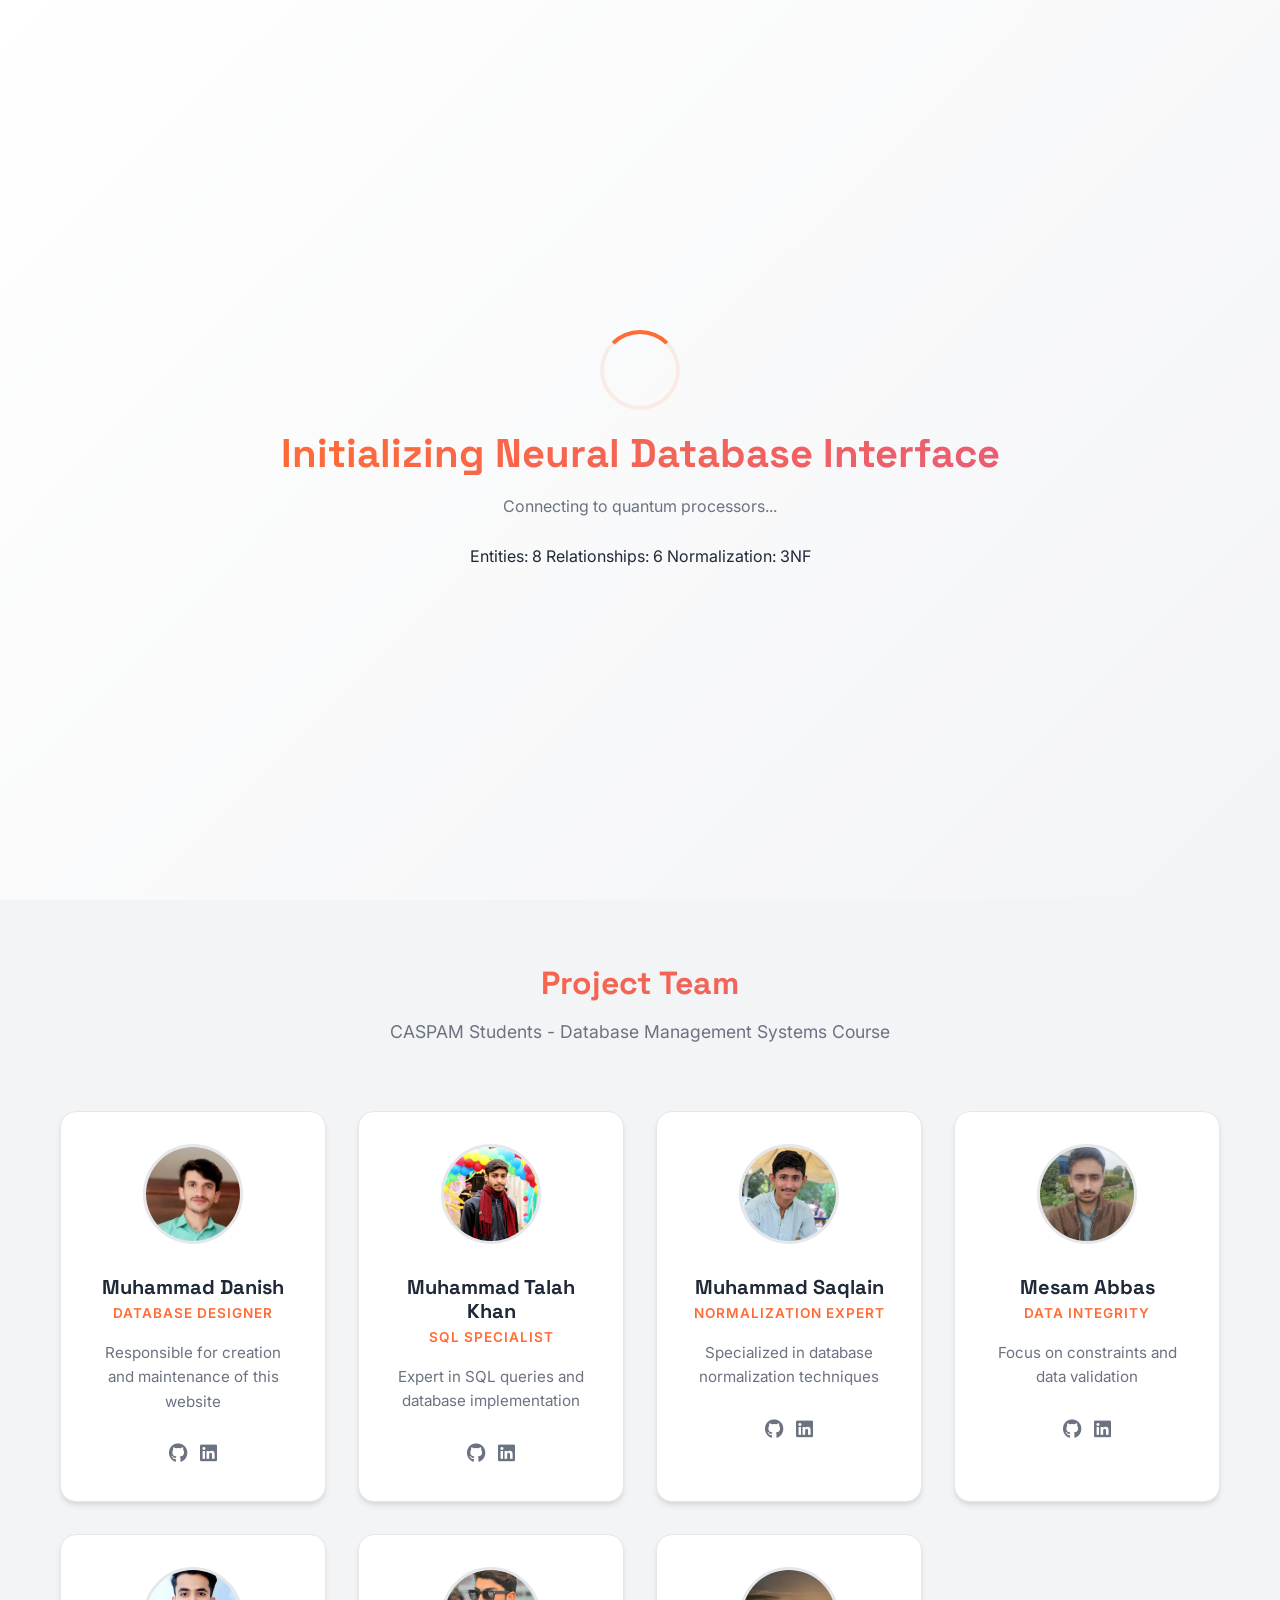
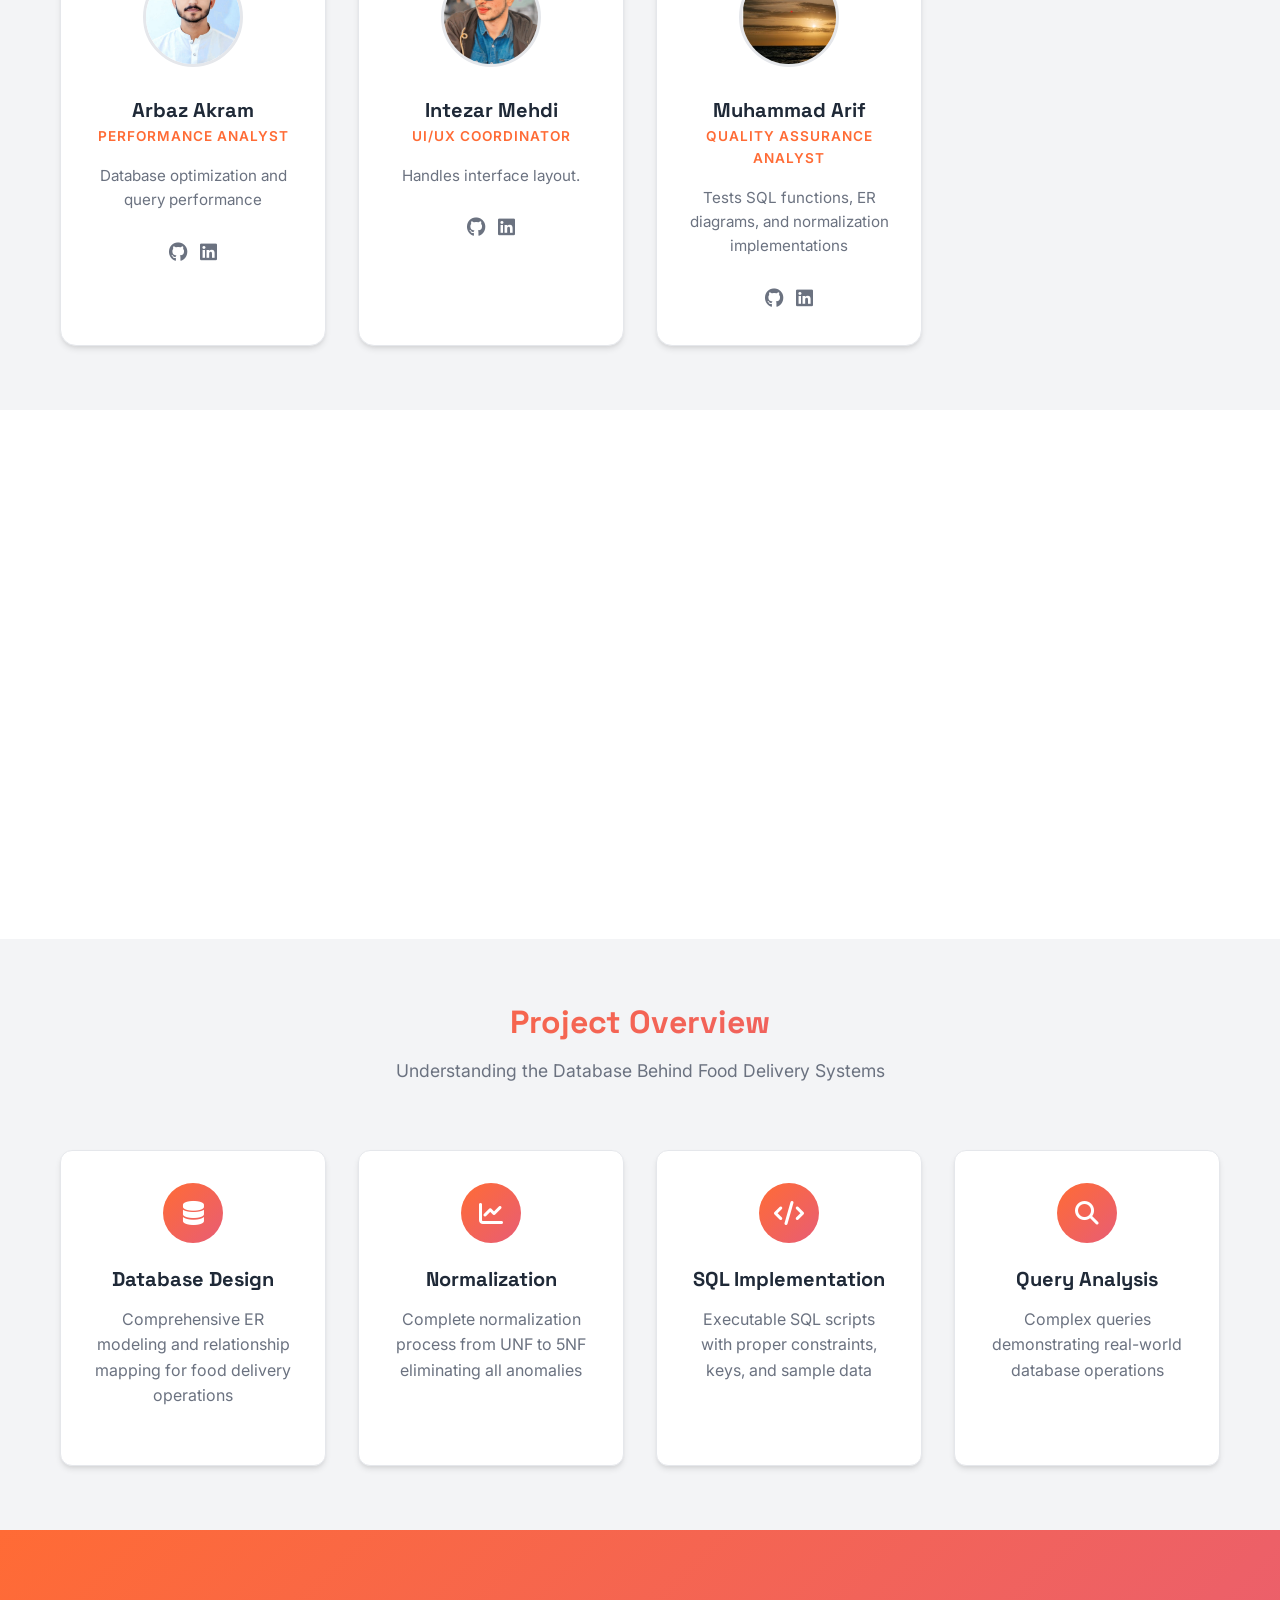
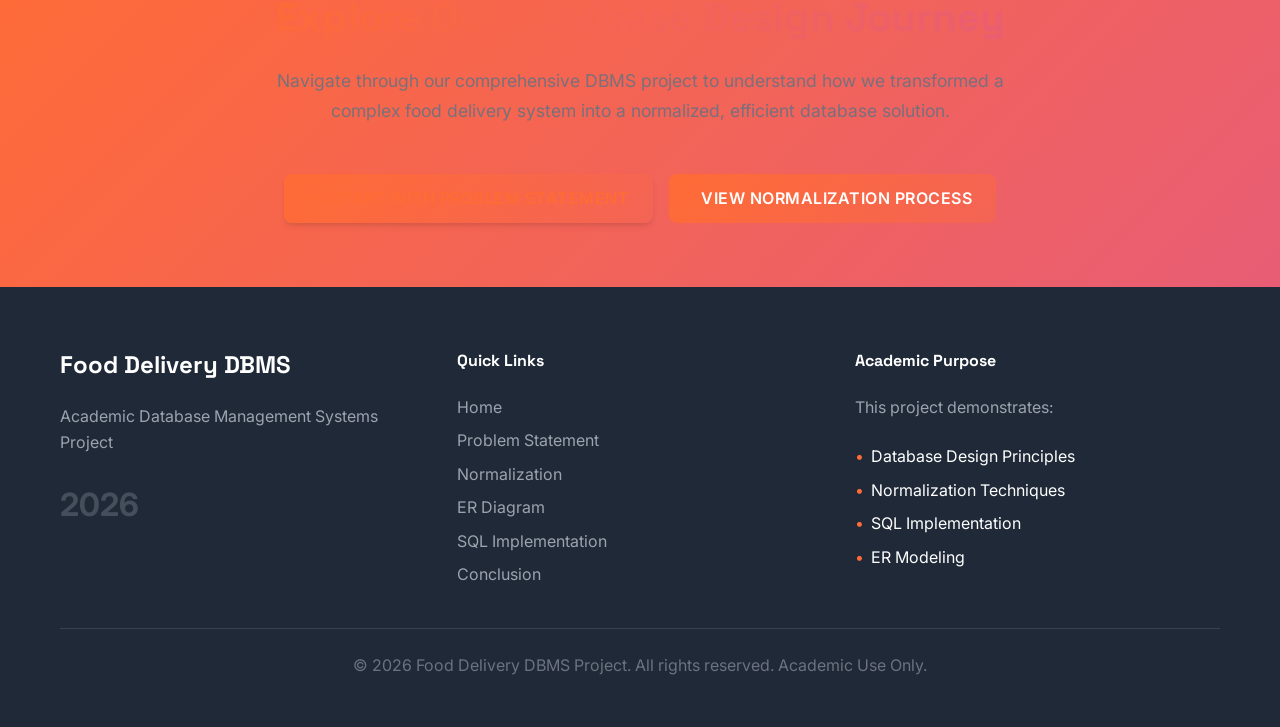
<file: index.html>
<!DOCTYPE html>
<html lang="en">
<head>
    <meta charset="UTF-8">
    <meta name="viewport" content="width=device-width, initial-scale=1.0">
    <title>Food Delivery Management System - DBMS Project</title>
    <meta name="description" content="Academic Database Management Systems project for Food Delivery Management">
    <meta name="keywords" content="DBMS, Database, Food Delivery, Academic Project, Normalization">
    <meta name="author" content="Computer Science Students">
    
    <!-- Favicon -->
    <link rel="icon" type="image/x-icon" href="data:image/svg+xml,<svg xmlns=%22http://www.w3.org/2000/svg%22 viewBox=%220 0 100 100%22><text y=%22.9em%22 font-size=%2290%22>🍕</text></svg>">
    
    <!-- CSS -->
    <link rel="stylesheet" href="css/style.css">
    
    <!-- Google Fonts -->
    <link rel="preconnect" href="https://fonts.googleapis.com">
    <link rel="preconnect" href="https://fonts.gstatic.com" crossorigin>
    <link href="https://fonts.googleapis.com/css2?family=Inter:wght@300;400;500;600;700&family=Space+Grotesk:wght@400;500;600;700&display=swap" rel="stylesheet">
    
    <!-- Font Awesome for icons -->
    <link rel="stylesheet" href="https://cdnjs.cloudflare.com/ajax/libs/font-awesome/6.4.0/css/all.min.css">
</head>
<body>
    <!-- Particle System -->
    <div class="particles-container" id="particles"></div>

    <!-- Navigation -->
    <nav class="navbar">
        <div class="nav-container">
            <div class="nav-logo">
                <i class="fas fa-utensils"></i>
                <span>Food Delivery DBMS</span>
            </div>
            <ul class="nav-menu">
                <li class="nav-item">
                    <a href="index.html" class="nav-link active">Home</a>
                </li>
                <li class="nav-item">
                    <a href="problem.html" class="nav-link">Problem Statement</a>
                </li>
                <li class="nav-item">
                    <a href="normalization.html" class="nav-link">Normalization</a>
                </li>
                <li class="nav-item">
                    <a href="erdiagram.html" class="nav-link">ER Diagram</a>
                </li>
                <li class="nav-item">
                    <a href="sql.html" class="nav-link">SQL Implementation</a>
                </li>
                <li class="nav-item">
                    <a href="conclusion.html" class="nav-link">Conclusion</a>
                </li>
            </ul>
            <div class="hamburger">
                <span class="bar"></span>
                <span class="bar"></span>
                <span class="bar"></span>
            </div>
        </div>
    </nav>

    <!-- Hero Section -->
    <header class="hero">
        <div class="hero-content">
            <div class="hero-text" data-animate="fade-slide-up">
                <h1>Food Delivery Management System</h1>
                <p class="subtitle">Database Management Systems Academic Project</p>
                <p class="description">
                    A comprehensive study of database design principles, normalization techniques, 
                    and SQL implementation for modern food delivery platforms.
                </p>
            </div>
            <div class="hero-stats" data-animate="bounce-in" data-delay="0.2">
                <div class="stat-card">
                    <div class="stat-number">7</div>
                    <div class="stat-label">Team Members</div>
                </div>
                <div class="stat-card">
                    <div class="stat-number">6</div>
                    <div class="stat-label">Database Tables</div>
                </div>
                <div class="stat-card">
                    <div class="stat-number">5NF</div>
                    <div class="stat-label">Normalization Level</div>
                </div>
            </div>
        </div>
    </header>

    <!-- Team Section -->
    <section class="team-section">
        <div class="container">
            <div class="section-header" data-animate="fade-slide-up">
                <h2>Project Team</h2>
                <p>CASPAM Students - Database Management Systems Course</p>
            </div>
            
            <div class="team-grid">
                <!-- Team Member 1 -->
                <div class="team-card" data-animate="card-entrance" data-delay="0.1">
                    <div class="team-avatar">
                        <img src="images/danish.jfif" alt="Team Member">
                        <div class="avatar-glow"></div>
                    </div>
                    <div class="team-info">
                        <h3>Muhammad Danish</h3>
                        <p class="role">Database Designer</p>
                        <p class="bio">Responsible for creation and maintenance of this website</p>
                        <div class="social-links">
                            <a href="https://github.com/danishcorder?tab=repositories" aria-label="GitHub Profile"><i class="fab fa-github"></i></a>
                            <a href="linkedin.com/in/muhammad-danish-0b3727376?utm_source=share&utm_campaign=share_via&utm_content=profile&utm_medium=android_app" aria-label="LinkedIn Profile"><i class="fab fa-linkedin"></i></a>
                        </div>
                    </div>
                </div>

                <!-- Team Member 2 -->
                <div class="team-card" data-animate="card-entrance" data-delay="0.2">
                    <div class="team-avatar">
                        <img src="images/talaha.jfif" alt="Team Member">
                        <div class="avatar-glow"></div>
                    </div>
                    <div class="team-info">
                        <h3>Muhammad Talah Khan</h3>
                        <p class="role">SQL Specialist</p>
                        <p class="bio">Expert in SQL queries and database implementation</p>
                        <div class="social-links">
                            <a href="https://github.com/student9777" aria-label="GitHub Profile"><i class="fab fa-github"></i></a>
                            <a href="https://pk.linkedin.com/in/muhammad-talha-khan-b49411304" aria-label="LinkedIn Profile"><i class="fab fa-linkedin"></i></a>
                        </div>
                    </div>
                </div>

                <!-- Team Member 3 -->
                <div class="team-card" data-animate="card-entrance" data-delay="0.3">
                    <div class="team-avatar">
                        <img src="images/Saqlain.jfif" alt="Team Member">
                        <div class="avatar-glow"></div>
                    </div>
                    <div class="team-info">
                        <h3>Muhammad Saqlain</h3>
                        <p class="role">Normalization Expert</p>
                        <p class="bio">Specialized in database normalization techniques</p>
                        <div class="social-links">
                            <a href="#" aria-label="GitHub Profile"><i class="fab fa-github"></i></a>
                            <a href="#" aria-label="LinkedIn Profile"><i class="fab fa-linkedin"></i></a>
                        </div>
                    </div>
                </div>

                <!-- Team Member 4 -->
                <div class="team-card" data-animate="card-entrance" data-delay="0.4">
                    <div class="team-avatar">
                        <img src="images/mesam.jfif" alt="Team Member">
                        <div class="avatar-glow"></div>
                    </div>
                    <div class="team-info">
                        <h3>Mesam Abbas</h3>
                        <p class="role">Data Integrity</p>
                        <p class="bio">Focus on constraints and data validation</p>
                        <div class="social-links">
                            <a href="https://github.com/Mesam-Abbas972" aria-label="GitHub Profile"><i class="fab fa-github"></i></a>
                            <a href="#" aria-label="LinkedIn Profile"><i class="fab fa-linkedin"></i></a>
                        </div>
                    </div>
                </div>

                <!-- Team Member 5 -->
                <div class="team-card" data-animate="card-entrance" data-delay="0.5">
                    <div class="team-avatar">
                        <img src="images/arbaz.jfif" alt="Team Member">
                        <div class="avatar-glow"></div>
                    </div>
                    <div class="team-info">
                        <h3>Arbaz Akram</h3>
                        <p class="role">Performance Analyst</p>
                        <p class="bio">Database optimization and query performance</p>
                        <div class="social-links">
                            <a href="https://github.com/student097" aria-label="GitHub Profile"><i class="fab fa-github"></i></a>
                            <a href="https://www.linkedin.com/in/arbaz-akram-7b14902b8?utm_source=share&utm_campaign=share_via&utm_content=profile&utm_medium=android_app" aria-label="LinkedIn Profile"><i class="fab fa-linkedin"></i></a>
                        </div>
                    </div>
                </div>

                <!-- Team Member 6 -->
                <div class="team-card" data-animate="card-entrance" data-delay="0.6">
                    <div class="team-avatar">
                        <img src="images/intezar.jfif" alt="Team Member">
                        <div class="avatar-glow"></div>
                    </div>
                    <div class="team-info">
                        <h3>Intezar Mehdi</h3>
                        <p class="role">UI/UX Coordinator</p>
                        <p class="bio">Handles interface layout.</p>
                        <div class="social-links">
                            <a href="#" aria-label="GitHub Profile"><i class="fab fa-github"></i></a>
                            <a href="#" aria-label="LinkedIn Profile"><i class="fab fa-linkedin"></i></a>
                        </div>
                    </div>
                </div>

                <!-- Team Member 7 -->
                <div class="team-card" data-animate="card-entrance" data-delay="0.7">
                    <div class="team-avatar">
                        <img src="images/arif.jpg" alt="Team Member">
                        <div class="avatar-glow"></div>
                    </div>
                    <div class="team-info">
                        <h3>Muhammad Arif</h3>
                        <p class="role">Quality Assurance Analyst</p>
                        <p class="bio">Tests SQL functions, ER diagrams, and normalization implementations</p>
                        <div class="social-links">
                            <a href="#" aria-label="GitHub Profile"><i class="fab fa-github"></i></a>
                            <a href="#" aria-label="LinkedIn Profile"><i class="fab fa-linkedin"></i></a>
                        </div>
                    </div>
                </div>
            </div>
        </div>
    </section>

    <!-- Supervisor Section -->
    <section class="supervisor-section">
        <div class="container">
            <div class="section-header" data-animate="fade-slide-up">
                <h2>Project Supervisor</h2>
                <p>Guided by our DBMS Instructor</p>
            </div>
            
            <div class="supervisor-card" data-animate="card-entrance" data-delay="0.1">
                <div class="supervisor-avatar">
                    <img src="images/zahara-kazmi.jfif" alt="Supervisor">
                    <div class="avatar-glow supervisor-glow"></div>
                </div>
                <div class="supervisor-info" style="text-align: center;">
                    <h3>Ms. Zahara Kazmi</h3>
                    <p class="role">DBMS Instructor & Project Supervisor</p>
                    <p class="bio">
                        MPhil in Database Systems. Specialized in relational database design, normalization, and SQL optimization.
                    </p>
                    <div class="supervisor-actions">
                        <a href="mailto:syedazahrakazmi92@gmail.com" class="btn btn-secondary" aria-label="Email Supervisor">
                            <i class="fas fa-envelope"></i> Email
                        </a>
                    </div>
                </div>
            </div>
        </div>
    </section>

    <!-- Project Overview Section -->
    <section class="overview-section">
        <div class="container">
            <div class="section-header" data-animate="fade-slide-up">
                <h2>Project Overview</h2>
                <p>Understanding the Database Behind Food Delivery Systems</p>
            </div>
            
            <div class="overview-grid">
                <div class="overview-card" data-animate="card-entrance" data-delay="0.1">
                    <div class="card-icon">
                        <i class="fas fa-database"></i>
                    </div>
                    <h3>Database Design</h3>
                    <p>Comprehensive ER modeling and relationship mapping for food delivery operations</p>
                </div>
                
                <div class="overview-card" data-animate="card-entrance" data-delay="0.2">
                    <div class="card-icon">
                        <i class="fas fa-chart-line"></i>
                    </div>
                    <h3>Normalization</h3>
                    <p>Complete normalization process from UNF to 5NF eliminating all anomalies</p>
                </div>
                
                <div class="overview-card" data-animate="card-entrance" data-delay="0.3">
                    <div class="card-icon">
                        <i class="fas fa-code"></i>
                    </div>
                    <h3>SQL Implementation</h3>
                    <p>Executable SQL scripts with proper constraints, keys, and sample data</p>
                </div>
                
                <div class="overview-card" data-animate="card-entrance" data-delay="0.4">
                    <div class="card-icon">
                        <i class="fas fa-search"></i>
                    </div>
                    <h3>Query Analysis</h3>
                    <p>Complex queries demonstrating real-world database operations</p>
                </div>
            </div>
        </div>
    </section>

    <!-- Navigation CTA -->
    <section class="cta-section">
        <div class="container">
            <div class="cta-content" data-animate="fade-slide-up">
                <h2>Explore Our Database Design Journey</h2>
                <p class="cta-description">
                    Navigate through our comprehensive DBMS project to understand 
                    how we transformed a complex food delivery system into a normalized, 
                    efficient database solution.
                </p>
                <div class="cta-buttons">
                    <a href="problem.html" class="btn btn-primary">
                        <i class="fas fa-arrow-right"></i> Start with Problem Statement
                    </a>
                    <a href="normalization.html" class="btn btn-secondary">
                        <i class="fas fa-chart-network"></i> View Normalization Process
                    </a>
                </div>
            </div>
        </div>
    </section>

    <!-- Footer -->
    <footer class="footer">
        <div class="container">
            <div class="footer-content">
                <div class="footer-section">
                    <h3>Food Delivery DBMS</h3>
                    <p>Academic Database Management Systems Project</p>
                    <p class="footer-year">2026</p>
                </div>
                
                <div class="footer-section">
                    <h4>Quick Links</h4>
                    <ul>
                        <li><a href="index.html">Home</a></li>
                        <li><a href="problem.html">Problem Statement</a></li>
                        <li><a href="normalization.html">Normalization</a></li>
                        <li><a href="erdiagram.html">ER Diagram</a></li>
                        <li><a href="sql.html">SQL Implementation</a></li>
                        <li><a href="conclusion.html">Conclusion</a></li>
                    </ul>
                </div>
                
                <div class="footer-section">
                    <h4>Academic Purpose</h4>
                    <p>This project demonstrates:</p>
                    <ul class="footer-list">
                        <li>Database Design Principles</li>
                        <li>Normalization Techniques</li>
                        <li>SQL Implementation</li>
                        <li>ER Modeling</li>
                    </ul>
                </div>
            </div>
            
            <div class="footer-bottom">
                <p>&copy; 2026 Food Delivery DBMS Project. All rights reserved. Academic Use Only.</p>
            </div>
        </div>
    </footer>

    <!-- Scroll Progress Indicator -->
    <div class="scroll-progress">
        <div class="progress-bar"></div>
    </div>

    <!-- Back to Top Button -->
    <button class="back-to-top" aria-label="Back to top">
        <i class="fas fa-arrow-up"></i>
    </button>

    <!-- JavaScript -->
    <script src="js/script.js"></script>
</body>
</html>
</file>
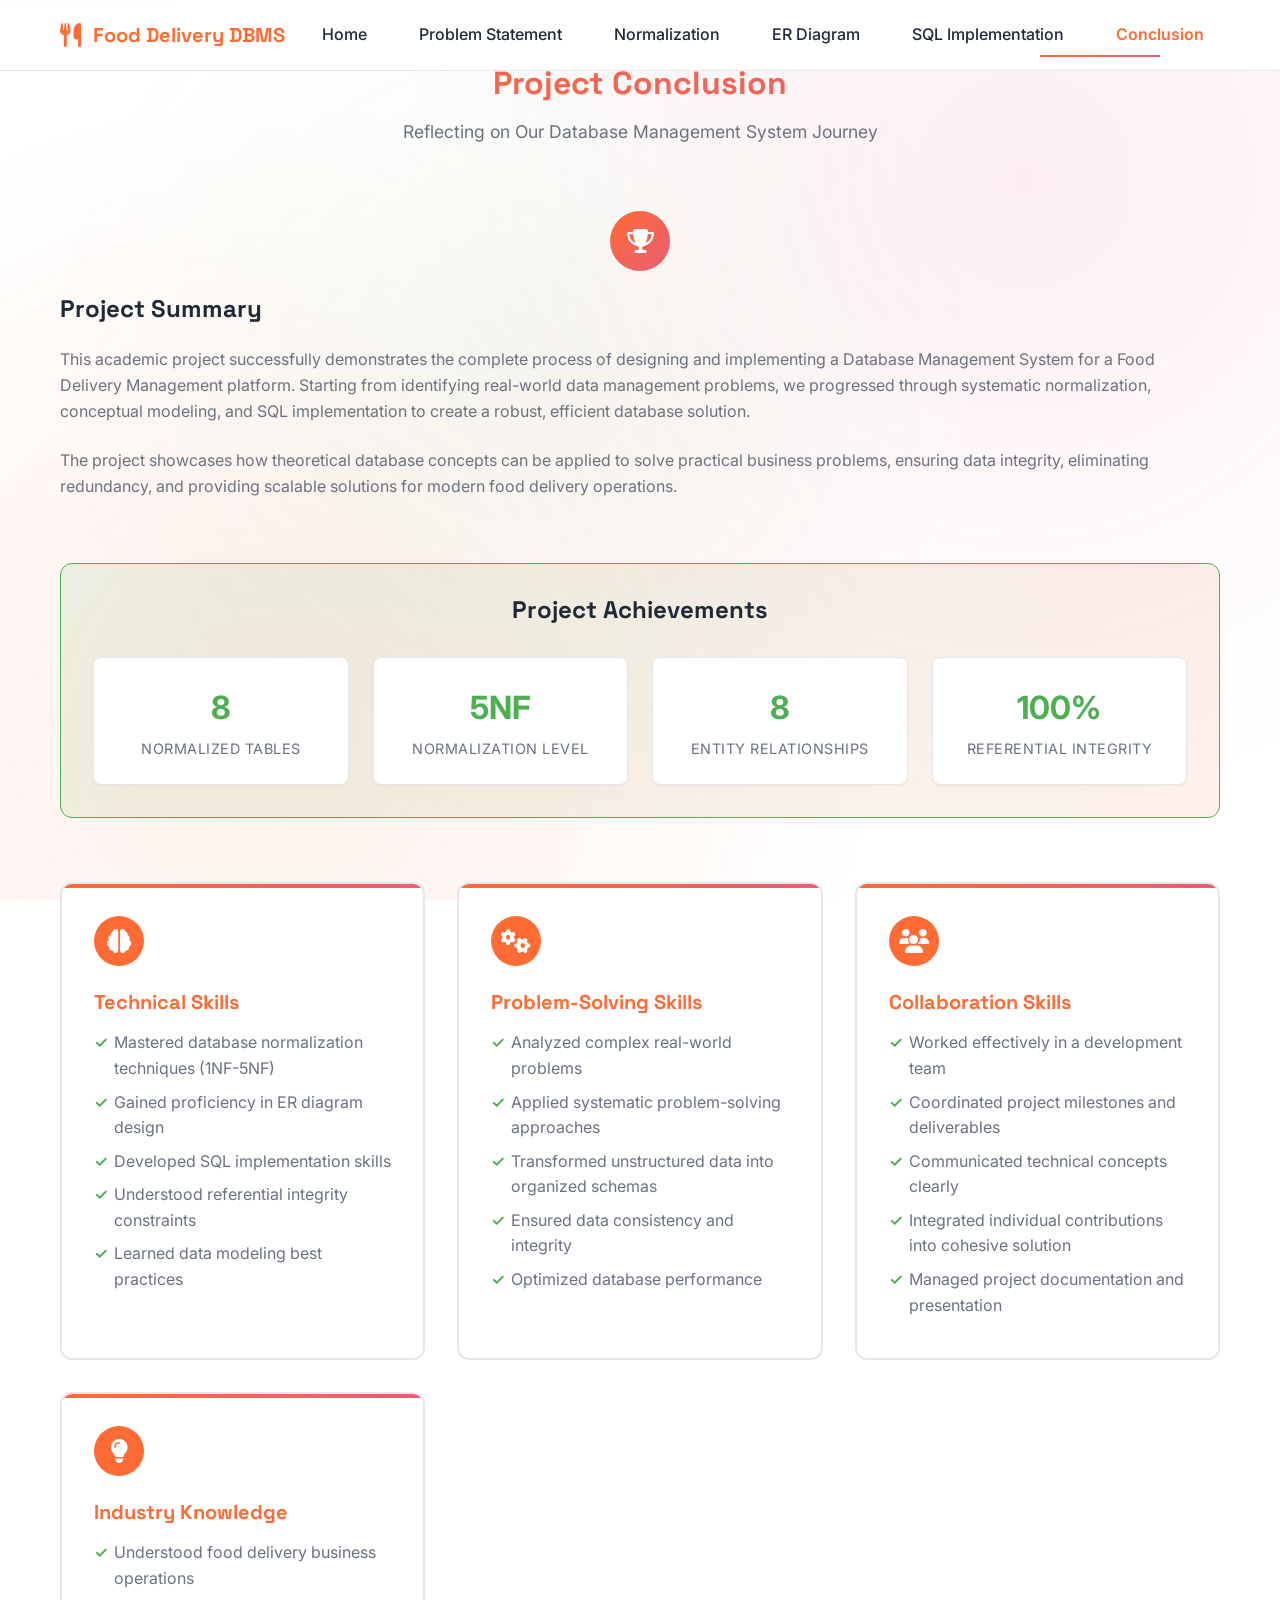
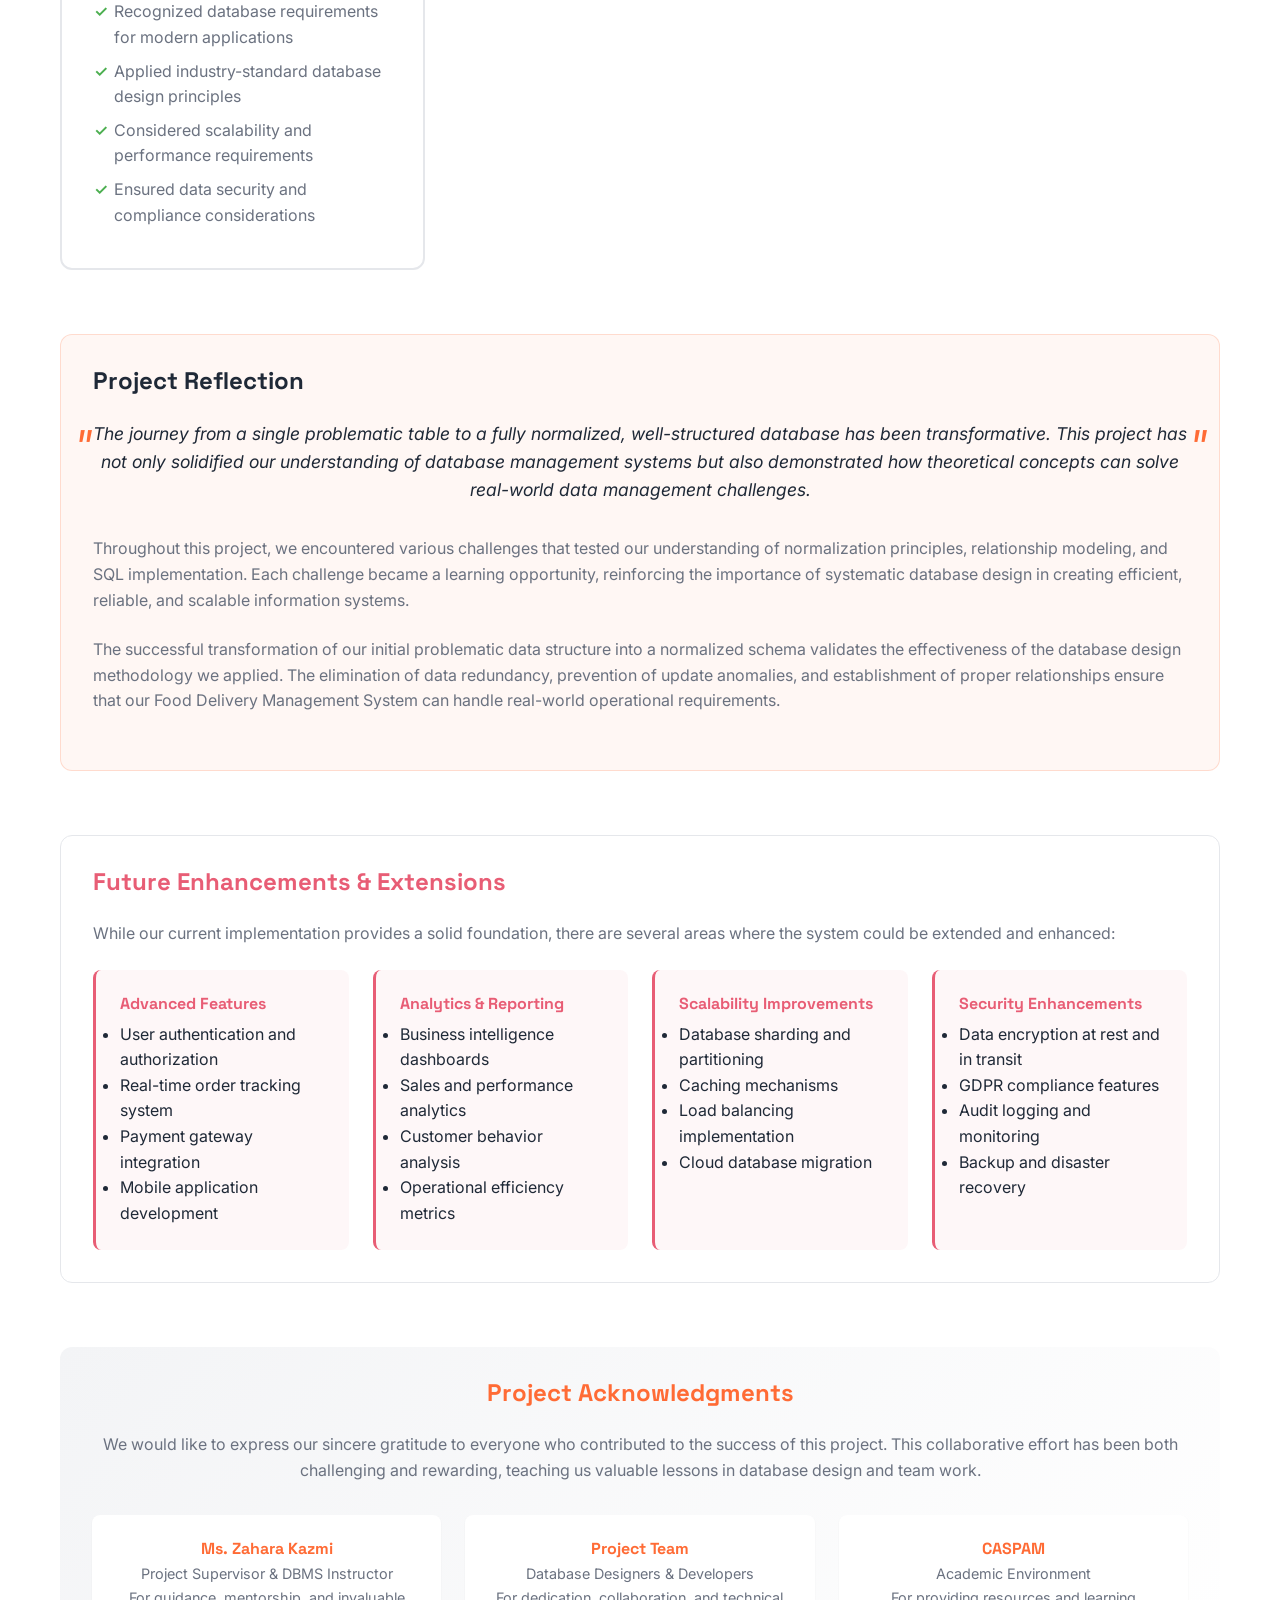
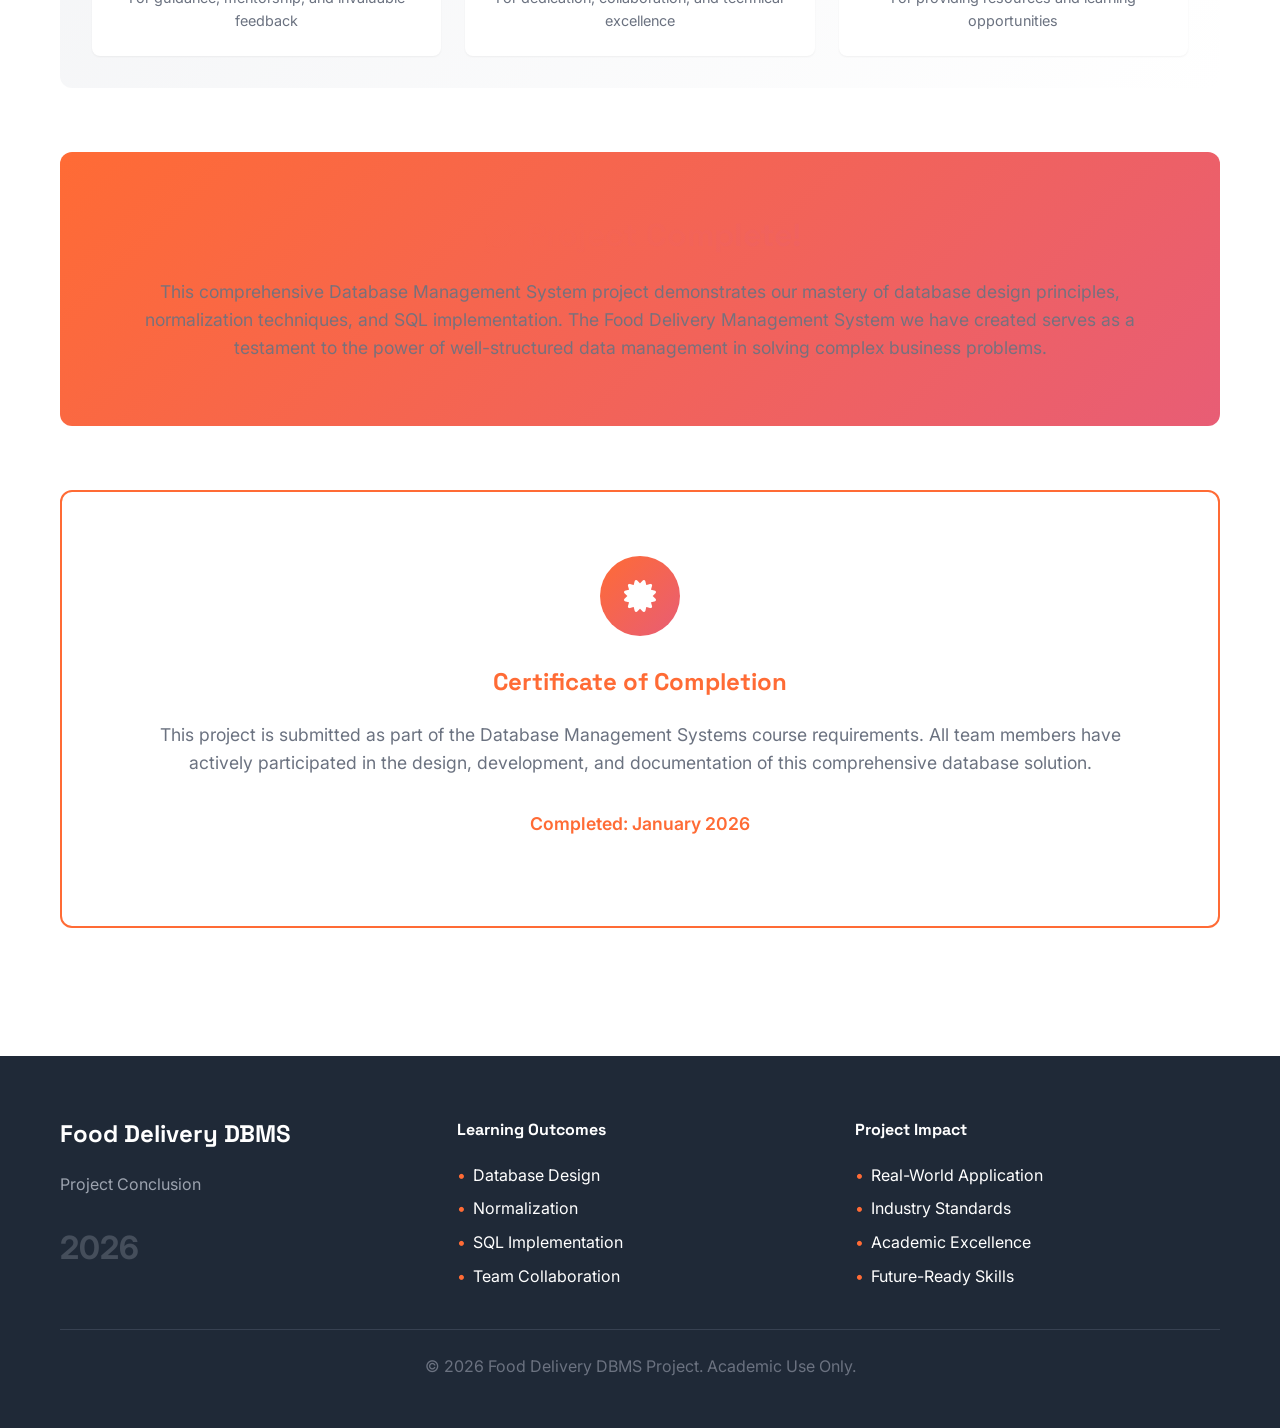
<file: conclusion.html>
<!DOCTYPE html>
<html lang="en">
<head>
    <meta charset="UTF-8">
    <meta name="viewport" content="width=device-width, initial-scale=1.0">
    <title>Conclusion - Food Delivery DBMS</title>
    <meta name="description" content="Project conclusion, learning outcomes, and final reflections on the Food Delivery Management System database design">
    <link rel="stylesheet" href="css/style.css">
    <link rel="preconnect" href="https://fonts.googleapis.com">
    <link rel="preconnect" href="https://fonts.gstatic.com" crossorigin>
    <link href="https://fonts.googleapis.com/css2?family=Inter:wght@300;400;500;600;700&family=Space+Grotesk:wght@400;500;600;700&display=swap" rel="stylesheet">
    <link rel="stylesheet" href="https://cdnjs.cloudflare.com/ajax/libs/font-awesome/6.4.0/css/all.min.css">
    <style>
        .conclusion-section {
            padding: var(--spacing-xxl) 0;
        }

        .success-metrics {
            background: linear-gradient(135deg, rgba(76, 175, 80, 0.1), rgba(255, 107, 53, 0.1));
            border: 1px solid var(--accent-color);
            border-radius: 12px;
            padding: var(--spacing-lg);
            margin: var(--spacing-xxl) 0;
            text-align: center;
        }

        .metrics-grid {
            display: grid;
            grid-template-columns: repeat(auto-fit, minmax(150px, 1fr));
            gap: var(--spacing-md);
            margin-top: var(--spacing-lg);
        }

        .metric-item {
            background: white;
            padding: var(--spacing-md);
            border-radius: 8px;
            box-shadow: var(--shadow-sm);
            border: 1px solid var(--border-color);
        }

        .metric-number {
            font-size: 2rem;
            font-weight: 700;
            color: var(--accent-color);
            margin-bottom: 4px;
        }

        .metric-label {
            font-size: 0.9rem;
            color: var(--text-secondary);
            text-transform: uppercase;
            letter-spacing: 0.5px;
        }

        .learning-outcomes {
            display: grid;
            grid-template-columns: repeat(auto-fit, minmax(300px, 1fr));
            gap: var(--spacing-lg);
            margin: var(--spacing-xxl) 0;
        }

        .outcome-card {
            background: var(--card-bg);
            border: 2px solid var(--border-color);
            border-radius: 12px;
            padding: var(--spacing-lg);
            position: relative;
            overflow: hidden;
        }

        .outcome-card::before {
            content: '';
            position: absolute;
            top: 0;
            left: 0;
            right: 0;
            height: 4px;
            background: linear-gradient(90deg, var(--primary-color), var(--secondary-color));
        }

        .outcome-icon {
            width: 50px;
            height: 50px;
            background: var(--primary-color);
            border-radius: 50%;
            display: flex;
            align-items: center;
            justify-content: center;
            color: white;
            font-size: 1.5rem;
            margin-bottom: var(--spacing-md);
        }

        .outcome-title {
            font-size: 1.25rem;
            font-weight: 700;
            color: var(--primary-color);
            margin-bottom: var(--spacing-sm);
        }

        .outcome-points {
            list-style: none;
            padding: 0;
        }

        .outcome-points li {
            position: relative;
            padding-left: 20px;
            margin-bottom: 8px;
            color: var(--text-secondary);
        }

        .outcome-points li::before {
            content: '✓';
            position: absolute;
            left: 0;
            color: var(--accent-color);
            font-weight: 600;
        }

        .reflection-section {
            background: rgba(255, 107, 53, 0.05);
            border: 1px solid rgba(255, 107, 53, 0.2);
            border-radius: 12px;
            padding: var(--spacing-lg);
            margin: var(--spacing-xxl) 0;
        }

        .reflection-quote {
            font-style: italic;
            font-size: 1.1rem;
            color: var(--text-primary);
            text-align: center;
            margin-bottom: var(--spacing-lg);
            position: relative;
        }

        .reflection-quote::before,
        .reflection-quote::after {
            content: '"';
            font-size: 3rem;
            color: var(--primary-color);
            position: absolute;
            top: -10px;
        }

        .reflection-quote::before {
            left: -20px;
        }

        .reflection-quote::after {
            right: -20px;
        }

        .future-work {
            background: var(--card-bg);
            border-radius: 12px;
            padding: var(--spacing-lg);
            margin: var(--spacing-xxl) 0;
            border: 1px solid var(--border-color);
        }

        .future-work h3 {
            color: var(--secondary-color);
            margin-bottom: var(--spacing-md);
        }

        .future-grid {
            display: grid;
            grid-template-columns: repeat(auto-fit, minmax(250px, 1fr));
            gap: var(--spacing-md);
        }

        .future-item {
            background: rgba(232, 93, 117, 0.05);
            padding: var(--spacing-md);
            border-radius: 8px;
            border-left: 3px solid var(--secondary-color);
        }

        .future-item h4 {
            color: var(--secondary-color);
            margin-bottom: 8px;
            font-size: 1rem;
        }

        .acknowledgments {
            background: linear-gradient(135deg, var(--bg-secondary), var(--bg-primary));
            border-radius: 12px;
            padding: var(--spacing-lg);
            margin: var(--spacing-xxl) 0;
            text-align: center;
        }

        .acknowledgments h3 {
            color: var(--primary-color);
            margin-bottom: var(--spacing-md);
        }

        .team-thanks {
            display: grid;
            grid-template-columns: repeat(auto-fit, minmax(200px, 1fr));
            gap: var(--spacing-md);
            margin-top: var(--spacing-lg);
        }

        .team-member-thanks {
            background: var(--card-bg);
            padding: var(--spacing-md);
            border-radius: 8px;
            box-shadow: var(--shadow-sm);
        }

        .team-member-thanks h4 {
            color: var(--primary-color);
            margin-bottom: 4px;
        }

        .team-member-thanks p {
            font-size: 0.9rem;
            color: var(--text-secondary);
            margin: 0;
        }

        .final-message {
            background: linear-gradient(135deg, var(--primary-color), var(--secondary-color));
            color: white;
            border-radius: 12px;
            padding: var(--spacing-xxl);
            text-align: center;
            margin: var(--spacing-xxl) 0;
        }

        .final-message h2 {
            font-size: 2rem;
            margin-bottom: var(--spacing-md);
        }

        .final-message p {
            font-size: 1.1rem;
            opacity: 0.9;
            margin-bottom: 0;
        }

        .certificate-section {
            background: var(--card-bg);
            border: 2px solid var(--primary-color);
            border-radius: 12px;
            padding: var(--spacing-xxl);
            text-align: center;
            margin: var(--spacing-xxl) 0;
        }

        .certificate-icon {
            width: 80px;
            height: 80px;
            background: linear-gradient(135deg, var(--primary-color), var(--secondary-color));
            border-radius: 50%;
            display: flex;
            align-items: center;
            justify-content: center;
            color: white;
            font-size: 2rem;
            margin: 0 auto var(--spacing-lg);
        }

        .certificate-title {
            font-size: 1.5rem;
            color: var(--primary-color);
            margin-bottom: var(--spacing-md);
        }

        .certificate-text {
            font-size: 1.1rem;
            color: var(--text-secondary);
            margin-bottom: var(--spacing-lg);
        }

        .certificate-date {
            font-weight: 600;
            color: var(--primary-color);
            font-size: 1.1rem;
        }
    </style>
</head>
<body>
    <!-- Navigation -->
    <nav class="navbar">
        <div class="nav-container">
            <div class="nav-logo">
                <i class="fas fa-utensils"></i>
                <span>Food Delivery DBMS</span>
            </div>
            <ul class="nav-menu">
                <li class="nav-item">
                    <a href="index.html" class="nav-link">Home</a>
                </li>
                <li class="nav-item">
                    <a href="problem.html" class="nav-link">Problem Statement</a>
                </li>
                <li class="nav-item">
                    <a href="normalization.html" class="nav-link">Normalization</a>
                </li>
                <li class="nav-item">
                    <a href="erdiagram.html" class="nav-link">ER Diagram</a>
                </li>
                <li class="nav-item">
                    <a href="sql.html" class="nav-link">SQL Implementation</a>
                </li>
                <li class="nav-item">
                    <a href="conclusion.html" class="nav-link active">Conclusion</a>
                </li>
            </ul>
            <div class="hamburger">
                <span class="bar"></span>
                <span class="bar"></span>
                <span class="bar"></span>
            </div>
        </div>
    </nav>

    <!-- Conclusion Section -->
    <section class="conclusion-section">
        <div class="container">
            <div class="section-header" data-animate="fade-slide-up">
                <h2>Project Conclusion</h2>
                <p>Reflecting on Our Database Management System Journey</p>
            </div>

            <!-- Project Summary -->
            <div class="content-card" data-animate="card-entrance" data-delay="0.1">
                <div class="card-icon">
                    <i class="fas fa-trophy"></i>
                </div>
                <h3>Project Summary</h3>
                <p>
                    This academic project successfully demonstrates the complete process of designing and implementing
                    a Database Management System for a Food Delivery Management platform. Starting from identifying
                    real-world data management problems, we progressed through systematic normalization, conceptual
                    modeling, and SQL implementation to create a robust, efficient database solution.
                </p>
                <p>
                    The project showcases how theoretical database concepts can be applied to solve practical
                    business problems, ensuring data integrity, eliminating redundancy, and providing scalable
                    solutions for modern food delivery operations.
                </p>
            </div>

            <!-- Success Metrics -->
            <div class="success-metrics" data-animate="card-entrance" data-delay="0.2">
                <h3>Project Achievements</h3>
                <div class="metrics-grid">
                    <div class="metric-item">
                        <div class="metric-number">8</div>
                        <div class="metric-label">Normalized Tables</div>
                    </div>
                    <div class="metric-item">
                        <div class="metric-number">5NF</div>
                        <div class="metric-label">Normalization Level</div>
                    </div>
                <div class="metric-item">
                    <div class="metric-number">8</div>
                    <div class="metric-label">Entity Relationships</div>
                </div>
                    <div class="metric-item">
                        <div class="metric-number">100%</div>
                        <div class="metric-label">Referential Integrity</div>
                    </div>
                </div>
            </div>

            <!-- Learning Outcomes -->
            <div class="learning-outcomes" data-animate="card-entrance" data-delay="0.3">
                <div class="outcome-card">
                    <div class="outcome-icon">
                        <i class="fas fa-brain"></i>
                    </div>
                    <h4 class="outcome-title">Technical Skills</h4>
                    <ul class="outcome-points">
                        <li>Mastered database normalization techniques (1NF-5NF)</li>
                        <li>Gained proficiency in ER diagram design</li>
                        <li>Developed SQL implementation skills</li>
                        <li>Understood referential integrity constraints</li>
                        <li>Learned data modeling best practices</li>
                    </ul>
                </div>

                <div class="outcome-card">
                    <div class="outcome-icon">
                        <i class="fas fa-cogs"></i>
                    </div>
                    <h4 class="outcome-title">Problem-Solving Skills</h4>
                    <ul class="outcome-points">
                        <li>Analyzed complex real-world problems</li>
                        <li>Applied systematic problem-solving approaches</li>
                        <li>Transformed unstructured data into organized schemas</li>
                        <li>Ensured data consistency and integrity</li>
                        <li>Optimized database performance</li>
                    </ul>
                </div>

                <div class="outcome-card">
                    <div class="outcome-icon">
                        <i class="fas fa-users"></i>
                    </div>
                    <h4 class="outcome-title">Collaboration Skills</h4>
                    <ul class="outcome-points">
                        <li>Worked effectively in a development team</li>
                        <li>Coordinated project milestones and deliverables</li>
                        <li>Communicated technical concepts clearly</li>
                        <li>Integrated individual contributions into cohesive solution</li>
                        <li>Managed project documentation and presentation</li>
                    </ul>
                </div>

                <div class="outcome-card">
                    <div class="outcome-icon">
                        <i class="fas fa-lightbulb"></i>
                    </div>
                    <h4 class="outcome-title">Industry Knowledge</h4>
                    <ul class="outcome-points">
                        <li>Understood food delivery business operations</li>
                        <li>Recognized database requirements for modern applications</li>
                        <li>Applied industry-standard database design principles</li>
                        <li>Considered scalability and performance requirements</li>
                        <li>Ensured data security and compliance considerations</li>
                    </ul>
                </div>
            </div>

            <!-- Reflection Section -->
            <div class="reflection-section" data-animate="card-entrance" data-delay="0.4">
                <h3>Project Reflection</h3>
                <div class="reflection-quote">
                    The journey from a single problematic table to a fully normalized, well-structured database
                    has been transformative. This project has not only solidified our understanding of database
                    management systems but also demonstrated how theoretical concepts can solve real-world data
                    management challenges.
                </div>
                <p>
                    Throughout this project, we encountered various challenges that tested our understanding of
                    normalization principles, relationship modeling, and SQL implementation. Each challenge
                    became a learning opportunity, reinforcing the importance of systematic database design
                    in creating efficient, reliable, and scalable information systems.
                </p>
                <p>
                    The successful transformation of our initial problematic data structure into a normalized
                    schema validates the effectiveness of the database design methodology we applied. The
                    elimination of data redundancy, prevention of update anomalies, and establishment of
                    proper relationships ensure that our Food Delivery Management System can handle real-world
                    operational requirements.
                </p>
            </div>

            <!-- Future Work -->
            <div class="future-work" data-animate="card-entrance" data-delay="0.5">
                <h3>Future Enhancements & Extensions</h3>
                <p>
                    While our current implementation provides a solid foundation, there are several areas
                    where the system could be extended and enhanced:
                </p>

                <div class="future-grid">
                    <div class="future-item">
                        <h4>Advanced Features</h4>
                        <ul>
                            <li>User authentication and authorization</li>
                            <li>Real-time order tracking system</li>
                            <li>Payment gateway integration</li>
                            <li>Mobile application development</li>
                        </ul>
                    </div>

                    <div class="future-item">
                        <h4>Analytics & Reporting</h4>
                        <ul>
                            <li>Business intelligence dashboards</li>
                            <li>Sales and performance analytics</li>
                            <li>Customer behavior analysis</li>
                            <li>Operational efficiency metrics</li>
                        </ul>
                    </div>

                    <div class="future-item">
                        <h4>Scalability Improvements</h4>
                        <ul>
                            <li>Database sharding and partitioning</li>
                            <li>Caching mechanisms</li>
                            <li>Load balancing implementation</li>
                            <li>Cloud database migration</li>
                        </ul>
                    </div>

                    <div class="future-item">
                        <h4>Security Enhancements</h4>
                        <ul>
                            <li>Data encryption at rest and in transit</li>
                            <li>GDPR compliance features</li>
                            <li>Audit logging and monitoring</li>
                            <li>Backup and disaster recovery</li>
                        </ul>
                    </div>
                </div>
            </div>

            <!-- Acknowledgments -->
            <div class="acknowledgments" data-animate="card-entrance" data-delay="0.6">
                <h3>Project Acknowledgments</h3>
                <p>
                    We would like to express our sincere gratitude to everyone who contributed to the
                    success of this project. This collaborative effort has been both challenging and
                    rewarding, teaching us valuable lessons in database design and team work.
                </p>

                <div class="team-thanks">
                    <div class="team-member-thanks">
                        <h4>Ms. Zahara Kazmi</h4>
                        <p>Project Supervisor & DBMS Instructor</p>
                        <p>For guidance, mentorship, and invaluable feedback</p>
                    </div>
                    <div class="team-member-thanks">
                        <h4>Project Team</h4>
                        <p>Database Designers & Developers</p>
                        <p>For dedication, collaboration, and technical excellence</p>
                    </div>
                    <div class="team-member-thanks">
                        <h4>CASPAM</h4>
                        <p>Academic Environment</p>
                        <p>For providing resources and learning opportunities</p>
                    </div>
                </div>
            </div>

            <!-- Final Message -->
            <div class="final-message" data-animate="card-entrance" data-delay="0.7">
                <h2>🎓 Project Complete!</h2>
                <p>
                    This comprehensive Database Management System project demonstrates our mastery of
                    database design principles, normalization techniques, and SQL implementation.
                    The Food Delivery Management System we have created serves as a testament to
                    the power of well-structured data management in solving complex business problems.
                </p>
            </div>

            <!-- Certificate Section -->
            <div class="certificate-section" data-animate="card-entrance" data-delay="0.8">
                <div class="certificate-icon">
                    <i class="fas fa-certificate"></i>
                </div>
                <h3 class="certificate-title">Certificate of Completion</h3>
                <p class="certificate-text">
                    This project is submitted as part of the Database Management Systems course requirements.
                    All team members have actively participated in the design, development, and documentation
                    of this comprehensive database solution.
                </p>
                <p class="certificate-date">Completed: January 2026</p>
            </div>
        </div>
    </section>

    <!-- Footer -->
    <footer class="footer">
        <div class="container">
            <div class="footer-content">
                <div class="footer-section">
                    <h3>Food Delivery DBMS</h3>
                    <p>Project Conclusion</p>
                    <p class="footer-year">2026</p>
                </div>

                <div class="footer-section">
                    <h4>Learning Outcomes</h4>
                    <ul class="footer-list">
                        <li>Database Design</li>
                        <li>Normalization</li>
                        <li>SQL Implementation</li>
                        <li>Team Collaboration</li>
                    </ul>
                </div>

                <div class="footer-section">
                    <h4>Project Impact</h4>
                    <ul class="footer-list">
                        <li>Real-World Application</li>
                        <li>Industry Standards</li>
                        <li>Academic Excellence</li>
                        <li>Future-Ready Skills</li>
                    </ul>
                </div>
            </div>

            <div class="footer-bottom">
                <p>&copy; 2026 Food Delivery DBMS Project. Academic Use Only.</p>
            </div>
        </div>
    </footer>

    <!-- Scroll Progress Indicator -->
    <div class="scroll-progress">
        <div class="progress-bar"></div>
    </div>

    <!-- Back to Top Button -->
    <button class="back-to-top" aria-label="Back to top">
        <i class="fas fa-arrow-up"></i>
    </button>

    <!-- JavaScript -->
    <script src="js/script.js"></script>
</body>
</html>
</file>
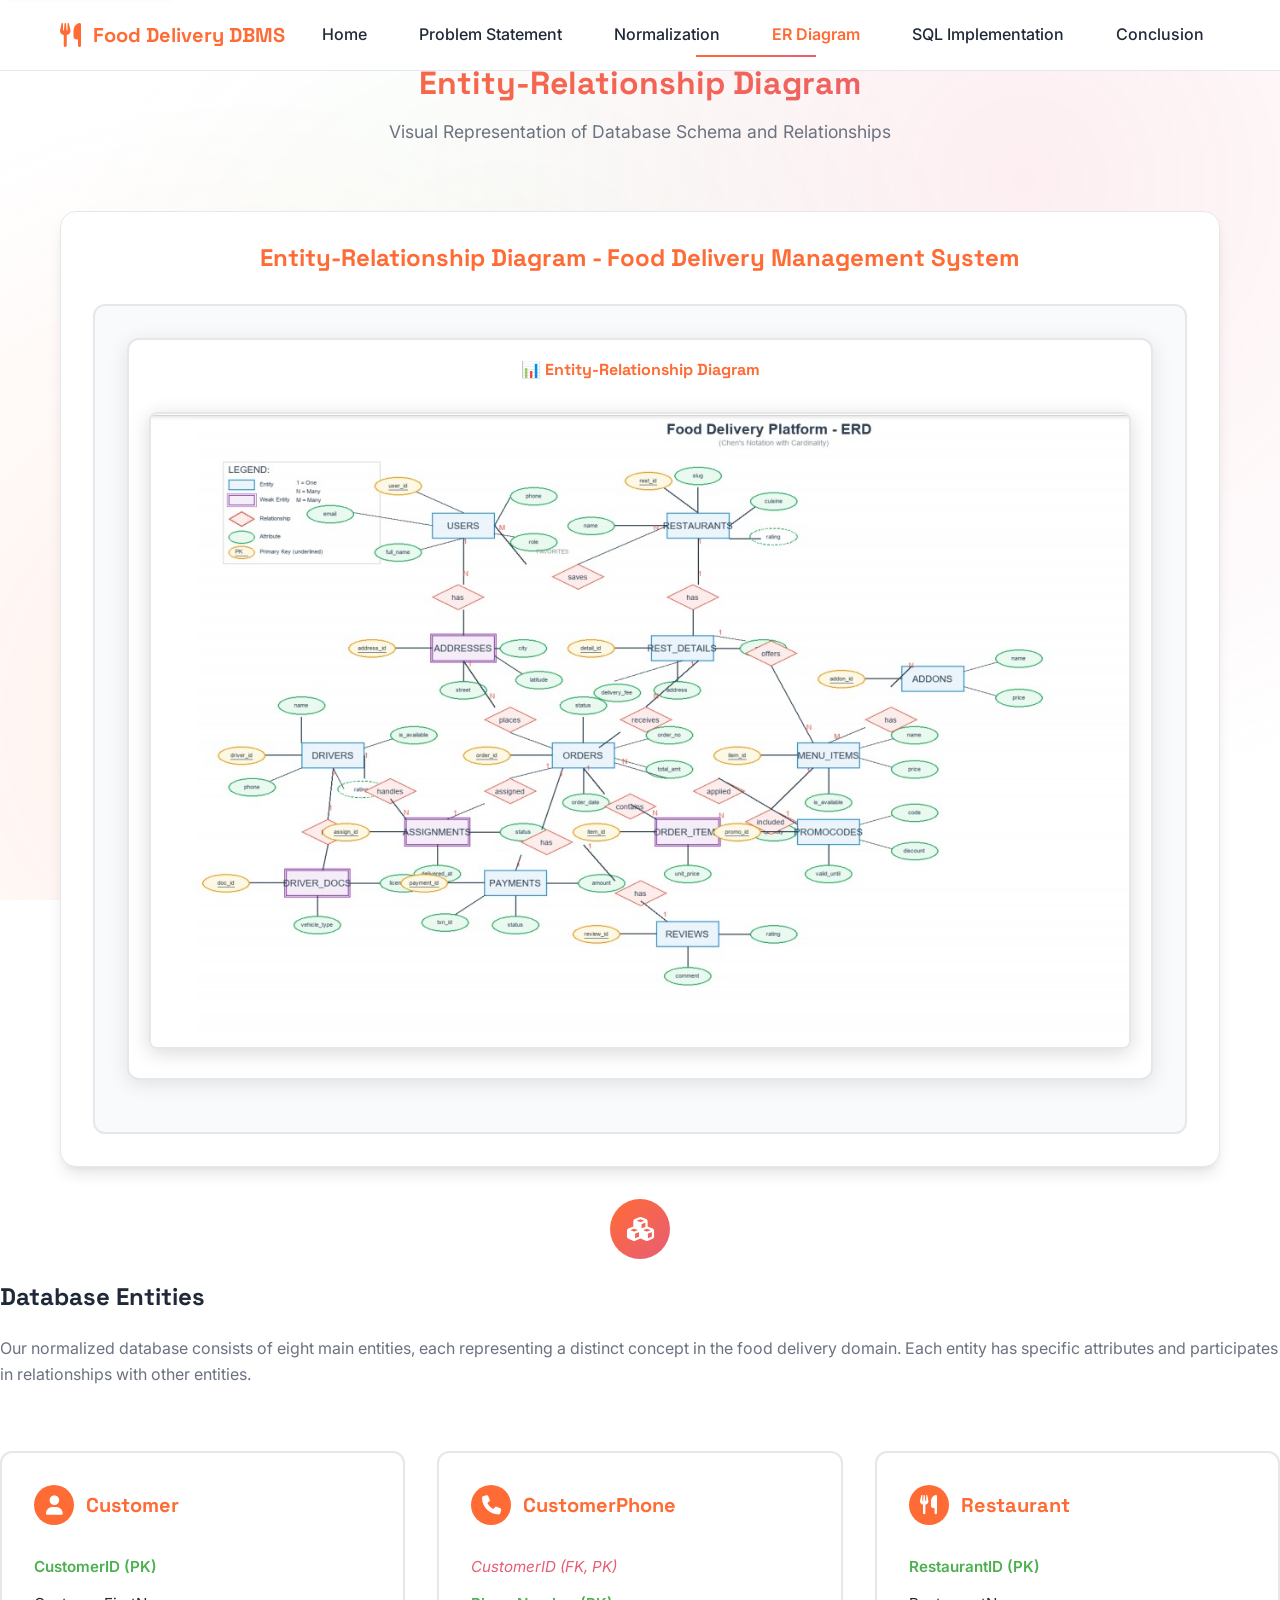
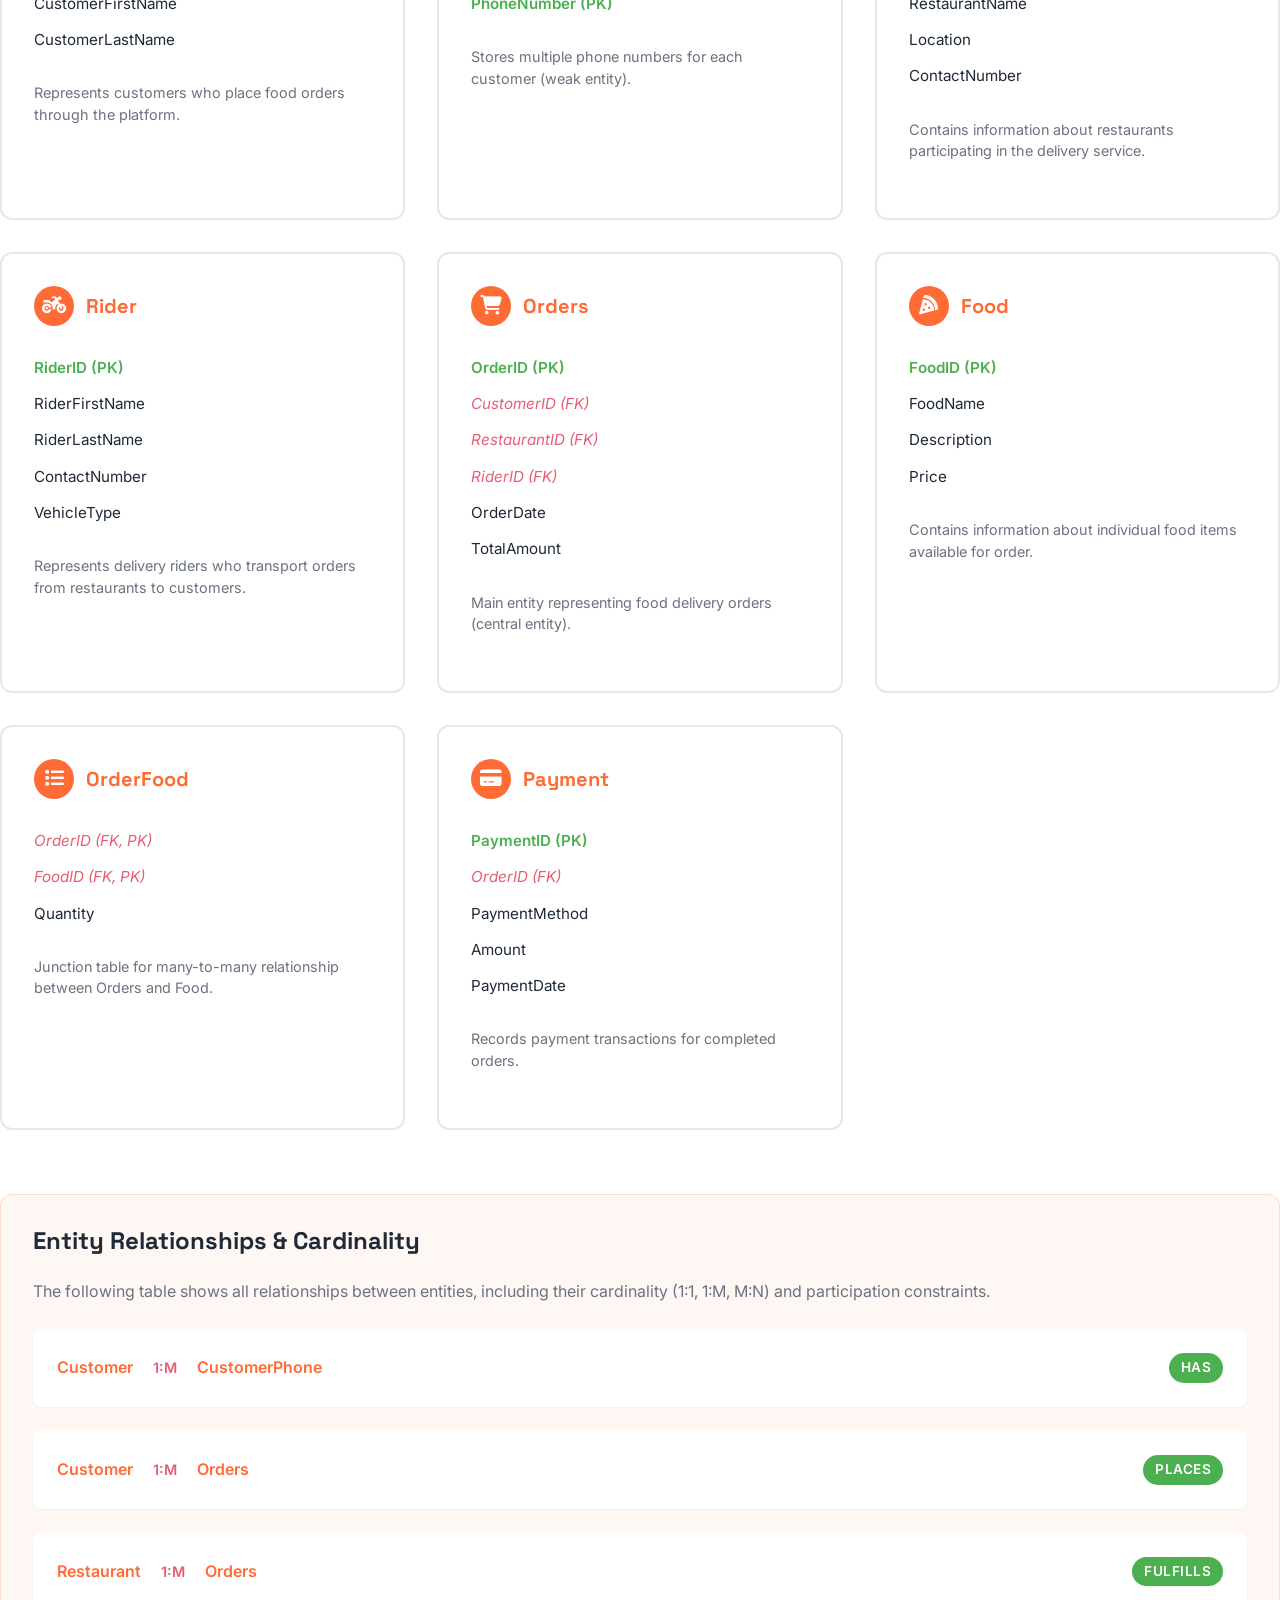
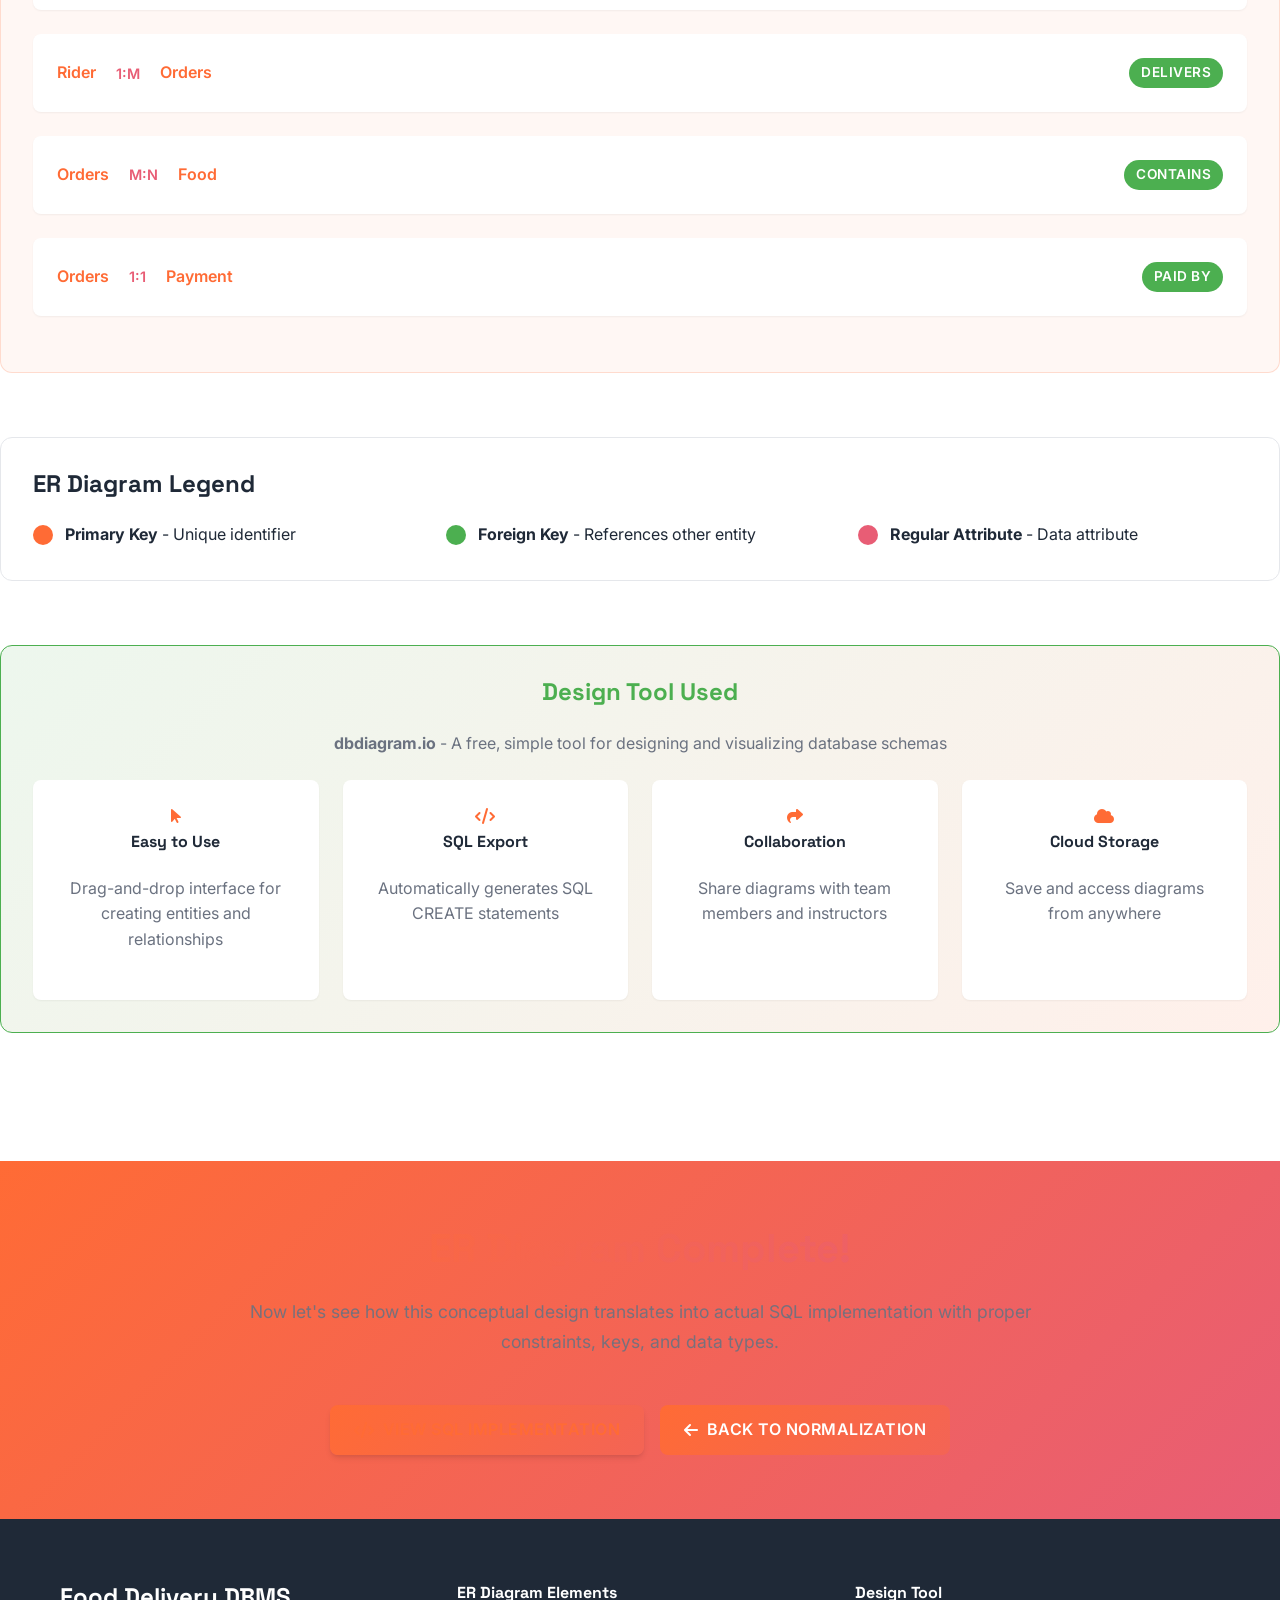
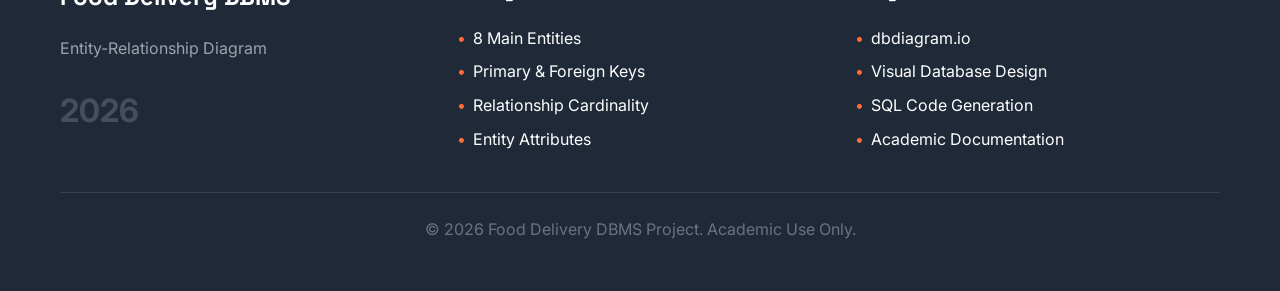
<file: erdiagram.html>
<!DOCTYPE html>
<html lang="en">
<head>
    <meta charset="UTF-8">
    <meta name="viewport" content="width=device-width, initial-scale=1.0">
    <title>ER Diagram - Food Delivery DBMS</title>
    <meta name="description" content="Entity-Relationship diagram for the normalized Food Delivery Management System database">
    <link rel="stylesheet" href="css/style.css">
    <link rel="preconnect" href="https://fonts.googleapis.com">
    <link rel="preconnect" href="https://fonts.gstatic.com" crossorigin>
    <link href="https://fonts.googleapis.com/css2?family=Inter:wght@300;400;500;600;700&family=Space+Grotesk:wght@400;500;600;700&display=swap" rel="stylesheet">
    <link rel="stylesheet" href="https://cdnjs.cloudflare.com/ajax/libs/font-awesome/6.4.0/css/all.min.css">
    <style>
        .er-diagram-section {
            padding: var(--spacing-xxl) 0;
        }

        .er-diagram-container {
            background: var(--card-bg);
            border-radius: 16px;
            padding: var(--spacing-lg);
            box-shadow: var(--shadow-lg);
            border: 1px solid var(--border-color);
            margin: var(--spacing-lg) 0;
        }

        .er-image-container {
            background: var(--card-bg);
            border: 2px solid var(--border-color);
            border-radius: 12px;
            padding: var(--spacing-xl);
            text-align: center;
            box-shadow: 0 4px 20px rgba(0,0,0,0.1);
            transition: all var(--transition-speed) var(--easing-function);
        }

        .er-image-container:hover {
            transform: translateY(-2px);
            box-shadow: 0 6px 25px rgba(0,0,0,0.15);
        }

        .er-image-display img {
            max-width: 100%;
            height: auto;
            border-radius: 8px;
            box-shadow: 0 4px 20px rgba(0,0,0,0.15);
            border: 2px solid var(--border-color);
            transition: all var(--transition-speed) var(--easing-function);
        }

        .er-image-display img:hover {
            transform: scale(1.02);
            box-shadow: 0 6px 25px rgba(0,0,0,0.2);
        }

        .entities-grid {
            display: grid;
            grid-template-columns: repeat(auto-fit, minmax(300px, 1fr));
            gap: var(--spacing-lg);
            margin: var(--spacing-xxl) 0;
        }

        .entity-card {
            background: var(--card-bg);
            border: 2px solid var(--border-color);
            border-radius: 12px;
            padding: var(--spacing-lg);
            position: relative;
            transition: all var(--transition-speed) var(--easing-function);
        }

        .entity-card:hover {
            border-color: var(--primary-color);
            transform: translateY(-2px);
            box-shadow: var(--shadow-lg);
        }

        .entity-header {
            display: flex;
            align-items: center;
            gap: 12px;
            margin-bottom: var(--spacing-md);
        }

        .entity-icon {
            width: 40px;
            height: 40px;
            background: var(--primary-color);
            border-radius: 50%;
            display: flex;
            align-items: center;
            justify-content: center;
            color: white;
            font-size: 1.2rem;
        }

        .entity-name {
            font-size: 1.25rem;
            font-weight: 700;
            color: var(--primary-color);
            margin: 0;
        }

        .entity-attributes {
            margin-bottom: var(--spacing-md);
        }

        .attribute {
            display: flex;
            align-items: center;
            gap: 8px;
            padding: 6px 0;
            font-size: 0.95rem;
        }

        .attribute-key {
            color: var(--accent-color);
            font-weight: 600;
        }

        .attribute-regular {
            color: var(--text-primary);
        }

        .attribute-foreign {
            color: var(--secondary-color);
            font-style: italic;
        }

        .entity-description {
            color: var(--text-secondary);
            font-size: 0.9rem;
            line-height: 1.5;
        }

        .attribute-key {
            color: var(--accent-color);
            font-weight: 600;
        }

        .attribute-regular {
            color: var(--text-primary);
        }

        .attribute-foreign {
            color: var(--secondary-color);
            font-style: italic;
        }

        .relationships-section {
            background: rgba(255, 107, 53, 0.05);
            border: 1px solid rgba(255, 107, 53, 0.2);
            border-radius: 12px;
            padding: var(--spacing-lg);
            margin: var(--spacing-xxl) 0;
        }

        .relationship-item {
            display: flex;
            align-items: center;
            justify-content: space-between;
            padding: var(--spacing-md);
            background: var(--card-bg);
            border-radius: 8px;
            margin-bottom: var(--spacing-md);
            box-shadow: var(--shadow-sm);
        }

        .relationship-entities {
            display: flex;
            align-items: center;
            gap: 20px;
            font-weight: 600;
            color: var(--primary-color);
        }

        .relationship-type {
            background: var(--accent-color);
            color: white;
            padding: 4px 12px;
            border-radius: 20px;
            font-size: 0.85rem;
            font-weight: 600;
            text-transform: uppercase;
            letter-spacing: 0.5px;
        }

        .cardinality {
            color: var(--secondary-color);
            font-weight: 600;
            font-size: 0.9rem;
        }

        .legend {
            background: var(--card-bg);
            border-radius: 12px;
            padding: var(--spacing-lg);
            margin: var(--spacing-xxl) 0;
            border: 1px solid var(--border-color);
        }

        .legend-grid {
            display: grid;
            grid-template-columns: repeat(auto-fit, minmax(200px, 1fr));
            gap: var(--spacing-md);
        }

        .legend-item {
            display: flex;
            align-items: center;
            gap: 12px;
        }

        .legend-color {
            width: 20px;
            height: 20px;
            border-radius: 50%;
        }

        .legend-primary { background: var(--primary-color); }
        .legend-accent { background: var(--accent-color); }
        .legend-secondary { background: var(--secondary-color); }

        .tool-info {
            background: linear-gradient(135deg, rgba(76, 175, 80, 0.1), rgba(255, 107, 53, 0.1));
            border: 1px solid var(--accent-color);
            border-radius: 12px;
            padding: var(--spacing-lg);
            margin: var(--spacing-xxl) 0;
            text-align: center;
        }

        .tool-info h3 {
            color: var(--accent-color);
            margin-bottom: var(--spacing-md);
        }

        .tool-features {
            display: grid;
            grid-template-columns: repeat(auto-fit, minmax(150px, 1fr));
            gap: var(--spacing-md);
            margin-top: var(--spacing-md);
        }

        .tool-feature {
            background: white;
            padding: var(--spacing-md);
            border-radius: 8px;
            box-shadow: var(--shadow-sm);
        }

        .tool-feature i {
            color: var(--primary-color);
            margin-bottom: 8px;
        }
    </style>
</head>
<body>
    <!-- Navigation -->
    <nav class="navbar">
        <div class="nav-container">
            <div class="nav-logo">
                <i class="fas fa-utensils"></i>
                <span>Food Delivery DBMS</span>
            </div>
            <ul class="nav-menu">
                <li class="nav-item">
                    <a href="index.html" class="nav-link">Home</a>
                </li>
                <li class="nav-item">
                    <a href="problem.html" class="nav-link">Problem Statement</a>
                </li>
                <li class="nav-item">
                    <a href="normalization.html" class="nav-link">Normalization</a>
                </li>
                <li class="nav-item">
                    <a href="erdiagram.html" class="nav-link active">ER Diagram</a>
                </li>
                <li class="nav-item">
                    <a href="sql.html" class="nav-link">SQL Implementation</a>
                </li>
                <li class="nav-item">
                    <a href="conclusion.html" class="nav-link">Conclusion</a>
                </li>
            </ul>
            <div class="hamburger">
                <span class="bar"></span>
                <span class="bar"></span>
                <span class="bar"></span>
            </div>
        </div>
    </nav>

    <!-- ER Diagram Section -->
    <section class="er-diagram-section">
        <div class="container">
            <div class="section-header" data-animate="fade-slide-up">
                <h2>Entity-Relationship Diagram</h2>
                <p>Visual Representation of Database Schema and Relationships</p>
            </div>

            <!-- ER Diagram Visual -->
            <div class="er-diagram-container animate-visible" data-delay="0.1">
                <div class="er-diagram-visual">
                    <h3>Entity-Relationship Diagram - Food Delivery Management System</h3>
                    <div class="er-diagram-canvas">
                        <!-- ER Diagram Image Display -->
                        <div class="er-image-container" style="text-align:center;margin-bottom:20px;padding:20px;border:2px solid var(--border-color);border-radius:12px;background: var(--card-bg);box-shadow: 0 4px 20px rgba(0,0,0,0.1);">
                            <h4 style="color: var(--primary-color); margin-bottom: var(--spacing-lg);">📊 Entity-Relationship Diagram</h4>
                            <div class="er-image-display">
                                <img src="images/erdiagram.jfif" alt="ER Diagram - Food Delivery Management System" style="max-width: 100%; height: auto; border-radius: 8px; box-shadow: 0 4px 20px rgba(0,0,0,0.15); border: 2px solid var(--border-color);">
                            </div>
                        </div>
                    </div>
                </div>
            </div>

                    </div>
                </div>
            </div>

            <!-- Entity Descriptions -->
            <div class="content-card" data-animate="card-entrance" data-delay="0.2">
                <div class="card-icon">
                    <i class="fas fa-cubes"></i>
                </div>
                <h3>Database Entities</h3>
                <p>
                    Our normalized database consists of eight main entities, each representing a distinct
                    concept in the food delivery domain. Each entity has specific attributes and participates
                    in relationships with other entities.
                </p>
            </div>

            <!-- Entities Grid -->
            <div class="entities-grid">
                <!-- Customer Entity -->
                <div class="entity-card" data-animate="card-entrance" data-delay="0.3">
                    <div class="entity-header">
                        <div class="entity-icon">
                            <i class="fas fa-user"></i>
                        </div>
                        <h4 class="entity-name">Customer</h4>
                    </div>
                    <div class="entity-attributes">
                        <div class="attribute">
                            <span class="attribute-key">CustomerID (PK)</span>
                        </div>
                        <div class="attribute">
                            <span class="attribute-regular">CustomerFirstName</span>
                        </div>
                        <div class="attribute">
                            <span class="attribute-regular">CustomerLastName</span>
                        </div>
                    </div>
                    <p class="entity-description">
                        Represents customers who place food orders through the platform.
                    </p>
                </div>

                <!-- CustomerPhone Entity -->
                <div class="entity-card" data-animate="card-entrance" data-delay="0.4">
                    <div class="entity-header">
                        <div class="entity-icon">
                            <i class="fas fa-phone"></i>
                        </div>
                        <h4 class="entity-name">CustomerPhone</h4>
                    </div>
                    <div class="entity-attributes">
                        <div class="attribute">
                            <span class="attribute-foreign">CustomerID (FK, PK)</span>
                        </div>
                        <div class="attribute">
                            <span class="attribute-key">PhoneNumber (PK)</span>
                        </div>
                    </div>
                    <p class="entity-description">
                        Stores multiple phone numbers for each customer (weak entity).
                    </p>
                </div>

                <!-- Restaurant Entity -->
                <div class="entity-card" data-animate="card-entrance" data-delay="0.5">
                    <div class="entity-header">
                        <div class="entity-icon">
                            <i class="fas fa-utensils"></i>
                        </div>
                        <h4 class="entity-name">Restaurant</h4>
                    </div>
                    <div class="entity-attributes">
                        <div class="attribute">
                            <span class="attribute-key">RestaurantID (PK)</span>
                        </div>
                        <div class="attribute">
                            <span class="attribute-regular">RestaurantName</span>
                        </div>
                        <div class="attribute">
                            <span class="attribute-regular">Location</span>
                        </div>
                        <div class="attribute">
                            <span class="attribute-regular">ContactNumber</span>
                        </div>
                    </div>
                    <p class="entity-description">
                        Contains information about restaurants participating in the delivery service.
                    </p>
                </div>

                <!-- Rider Entity -->
                <div class="entity-card" data-animate="card-entrance" data-delay="0.6">
                    <div class="entity-header">
                        <div class="entity-icon">
                            <i class="fas fa-motorcycle"></i>
                        </div>
                        <h4 class="entity-name">Rider</h4>
                    </div>
                    <div class="entity-attributes">
                        <div class="attribute">
                            <span class="attribute-key">RiderID (PK)</span>
                        </div>
                        <div class="attribute">
                            <span class="attribute-regular">RiderFirstName</span>
                        </div>
                        <div class="attribute">
                            <span class="attribute-regular">RiderLastName</span>
                        </div>
                        <div class="attribute">
                            <span class="attribute-regular">ContactNumber</span>
                        </div>
                        <div class="attribute">
                            <span class="attribute-regular">VehicleType</span>
                        </div>
                    </div>
                    <p class="entity-description">
                        Represents delivery riders who transport orders from restaurants to customers.
                    </p>
                </div>

                <!-- Orders Entity -->
                <div class="entity-card" data-animate="card-entrance" data-delay="0.7">
                    <div class="entity-header">
                        <div class="entity-icon">
                            <i class="fas fa-shopping-cart"></i>
                        </div>
                        <h4 class="entity-name">Orders</h4>
                    </div>
                    <div class="entity-attributes">
                        <div class="attribute">
                            <span class="attribute-key">OrderID (PK)</span>
                        </div>
                        <div class="attribute">
                            <span class="attribute-foreign">CustomerID (FK)</span>
                        </div>
                        <div class="attribute">
                            <span class="attribute-foreign">RestaurantID (FK)</span>
                        </div>
                        <div class="attribute">
                            <span class="attribute-foreign">RiderID (FK)</span>
                        </div>
                        <div class="attribute">
                            <span class="attribute-regular">OrderDate</span>
                        </div>
                        <div class="attribute">
                            <span class="attribute-regular">TotalAmount</span>
                        </div>
                    </div>
                    <p class="entity-description">
                        Main entity representing food delivery orders (central entity).
                    </p>
                </div>

                <!-- Food Entity -->
                <div class="entity-card" data-animate="card-entrance" data-delay="0.8">
                    <div class="entity-header">
                        <div class="entity-icon">
                            <i class="fas fa-pizza-slice"></i>
                        </div>
                        <h4 class="entity-name">Food</h4>
                    </div>
                    <div class="entity-attributes">
                        <div class="attribute">
                            <span class="attribute-key">FoodID (PK)</span>
                        </div>
                        <div class="attribute">
                            <span class="attribute-regular">FoodName</span>
                        </div>
                        <div class="attribute">
                            <span class="attribute-regular">Description</span>
                        </div>
                        <div class="attribute">
                            <span class="attribute-regular">Price</span>
                        </div>
                    </div>
                    <p class="entity-description">
                        Contains information about individual food items available for order.
                    </p>
                </div>

                <!-- OrderFood Entity -->
                <div class="entity-card" data-animate="card-entrance" data-delay="0.9">
                    <div class="entity-header">
                        <div class="entity-icon">
                            <i class="fas fa-list"></i>
                        </div>
                        <h4 class="entity-name">OrderFood</h4>
                    </div>
                    <div class="entity-attributes">
                        <div class="attribute">
                            <span class="attribute-foreign">OrderID (FK, PK)</span>
                        </div>
                        <div class="attribute">
                            <span class="attribute-foreign">FoodID (FK, PK)</span>
                        </div>
                        <div class="attribute">
                            <span class="attribute-regular">Quantity</span>
                        </div>
                    </div>
                    <p class="entity-description">
                        Junction table for many-to-many relationship between Orders and Food.
                    </p>
                </div>

                <!-- Payment Entity -->
                <div class="entity-card" data-animate="card-entrance" data-delay="1.0">
                    <div class="entity-header">
                        <div class="entity-icon">
                            <i class="fas fa-credit-card"></i>
                        </div>
                        <h4 class="entity-name">Payment</h4>
                    </div>
                    <div class="entity-attributes">
                        <div class="attribute">
                            <span class="attribute-key">PaymentID (PK)</span>
                        </div>
                        <div class="attribute">
                            <span class="attribute-foreign">OrderID (FK)</span>
                        </div>
                        <div class="attribute">
                            <span class="attribute-regular">PaymentMethod</span>
                        </div>
                        <div class="attribute">
                            <span class="attribute-regular">Amount</span>
                        </div>
                        <div class="attribute">
                            <span class="attribute-regular">PaymentDate</span>
                        </div>
                    </div>
                    <p class="entity-description">
                        Records payment transactions for completed orders.
                    </p>
                </div>
            </div>

            <!-- Relationships Section -->
            <div class="relationships-section" data-animate="card-entrance" data-delay="1.1">
                <h3>Entity Relationships & Cardinality</h3>
                <p>
                    The following table shows all relationships between entities, including their cardinality
                    (1:1, 1:M, M:N) and participation constraints.
                </p>

                <div class="relationship-item">
                    <div class="relationship-entities">
                        <span>Customer</span>
                        <span class="cardinality">1:M</span>
                        <span>CustomerPhone</span>
                    </div>
                    <div class="relationship-type">Has</div>
                </div>

                <div class="relationship-item">
                    <div class="relationship-entities">
                        <span>Customer</span>
                        <span class="cardinality">1:M</span>
                        <span>Orders</span>
                    </div>
                    <div class="relationship-type">Places</div>
                </div>

                <div class="relationship-item">
                    <div class="relationship-entities">
                        <span>Restaurant</span>
                        <span class="cardinality">1:M</span>
                        <span>Orders</span>
                    </div>
                    <div class="relationship-type">Fulfills</div>
                </div>

                <div class="relationship-item">
                    <div class="relationship-entities">
                        <span>Rider</span>
                        <span class="cardinality">1:M</span>
                        <span>Orders</span>
                    </div>
                    <div class="relationship-type">Delivers</div>
                </div>

                <div class="relationship-item">
                    <div class="relationship-entities">
                        <span>Orders</span>
                        <span class="cardinality">M:N</span>
                        <span>Food</span>
                    </div>
                    <div class="relationship-type">Contains</div>
                </div>

                <div class="relationship-item">
                    <div class="relationship-entities">
                        <span>Orders</span>
                        <span class="cardinality">1:1</span>
                        <span>Payment</span>
                    </div>
                    <div class="relationship-type">Paid By</div>
                </div>
            </div>

            <!-- Legend -->
            <div class="legend" data-animate="card-entrance" data-delay="1.2">
                <h3>ER Diagram Legend</h3>
                <div class="legend-grid">
                    <div class="legend-item">
                        <div class="legend-color legend-primary"></div>
                        <span><strong>Primary Key</strong> - Unique identifier</span>
                    </div>
                    <div class="legend-item">
                        <div class="legend-color legend-accent"></div>
                        <span><strong>Foreign Key</strong> - References other entity</span>
                    </div>
                    <div class="legend-item">
                        <div class="legend-color legend-secondary"></div>
                        <span><strong>Regular Attribute</strong> - Data attribute</span>
                    </div>
                </div>
            </div>

            <!-- Tool Information -->
            <div class="tool-info" data-animate="card-entrance" data-delay="1.3">
                <h3>Design Tool Used</h3>
                <p><strong>dbdiagram.io</strong> - A free, simple tool for designing and visualizing database schemas</p>

                <div class="tool-features">
                    <div class="tool-feature">
                        <i class="fas fa-mouse-pointer"></i>
                        <h4>Easy to Use</h4>
                        <p>Drag-and-drop interface for creating entities and relationships</p>
                    </div>
                    <div class="tool-feature">
                        <i class="fas fa-code"></i>
                        <h4>SQL Export</h4>
                        <p>Automatically generates SQL CREATE statements</p>
                    </div>
                    <div class="tool-feature">
                        <i class="fas fa-share"></i>
                        <h4>Collaboration</h4>
                        <p>Share diagrams with team members and instructors</p>
                    </div>
                    <div class="tool-feature">
                        <i class="fas fa-cloud"></i>
                        <h4>Cloud Storage</h4>
                        <p>Save and access diagrams from anywhere</p>
                    </div>
                </div>
            </div>
        </div>
    </section>

    <!-- Navigation CTA -->
    <section class="cta-section">
        <div class="container">
            <div class="cta-content" data-animate="fade-slide-up">
                <h2>ER Diagram Complete!</h2>
                <p class="cta-description">
                    Now let's see how this conceptual design translates into actual SQL implementation
                    with proper constraints, keys, and data types.
                </p>
                <div class="cta-buttons">
                    <a href="sql.html" class="btn btn-primary">
                        <i class="fas fa-code"></i> View SQL Implementation
                    </a>
                    <a href="normalization.html" class="btn btn-secondary">
                        <i class="fas fa-arrow-left"></i> Back to Normalization
                    </a>
                </div>
            </div>
        </div>
    </section>

    <!-- Footer -->
    <footer class="footer">
        <div class="container">
            <div class="footer-content">
                <div class="footer-section">
                    <h3>Food Delivery DBMS</h3>
                    <p>Entity-Relationship Diagram</p>
                    <p class="footer-year">2026</p>
                </div>

                <div class="footer-section">
                    <h4>ER Diagram Elements</h4>
                    <ul class="footer-list">
                        <li>8 Main Entities</li>
                        <li>Primary & Foreign Keys</li>
                        <li>Relationship Cardinality</li>
                        <li>Entity Attributes</li>
                    </ul>
                </div>

                <div class="footer-section">
                    <h4>Design Tool</h4>
                    <ul class="footer-list">
                        <li>dbdiagram.io</li>
                        <li>Visual Database Design</li>
                        <li>SQL Code Generation</li>
                        <li>Academic Documentation</li>
                    </ul>
                </div>
            </div>

            <div class="footer-bottom">
                <p>&copy; 2026 Food Delivery DBMS Project. Academic Use Only.</p>
            </div>
        </div>
    </footer>

    <!-- Scroll Progress Indicator -->
    <div class="scroll-progress">
        <div class="progress-bar"></div>
    </div>

    <!-- Back to Top Button -->
    <button class="back-to-top" aria-label="Back to top">
        <i class="fas fa-arrow-up"></i>
    </button>

    <!-- JavaScript -->
    <script src="js/script.js"></script>
</body>
</html>
</file>
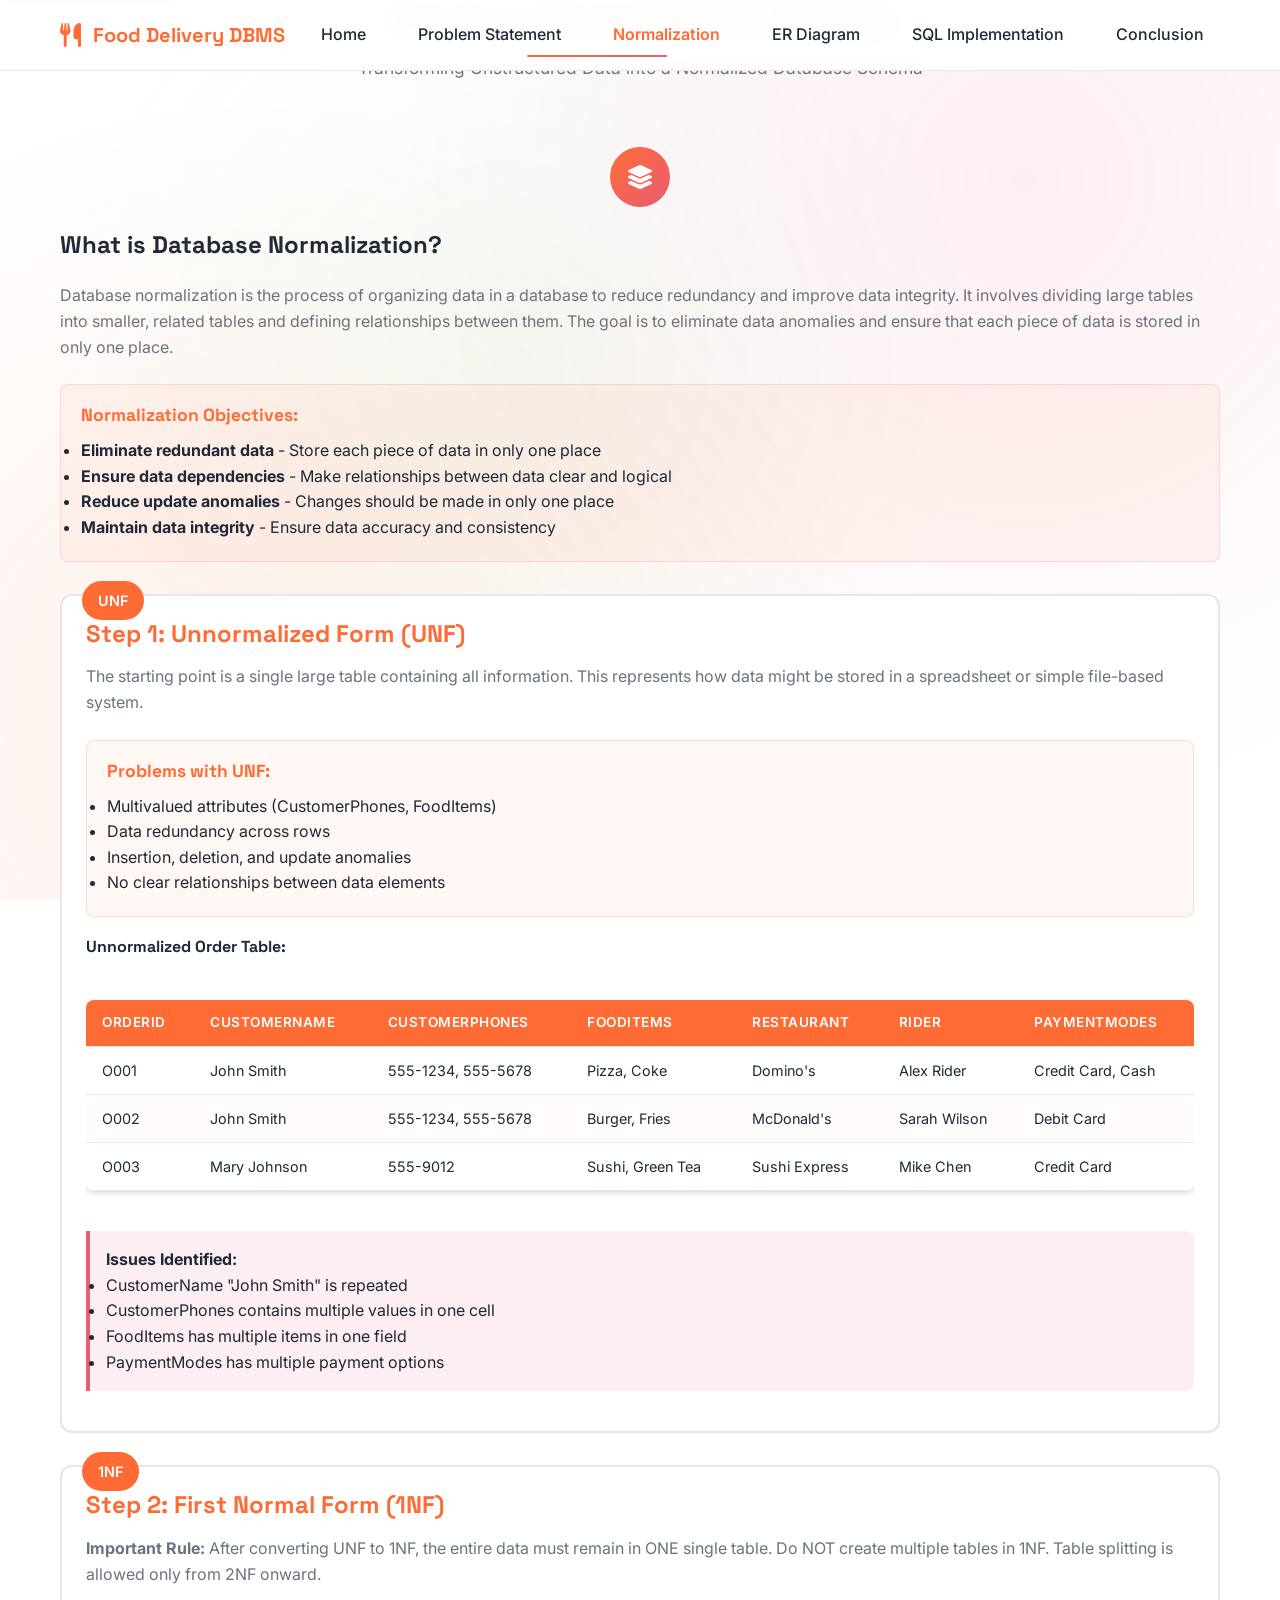
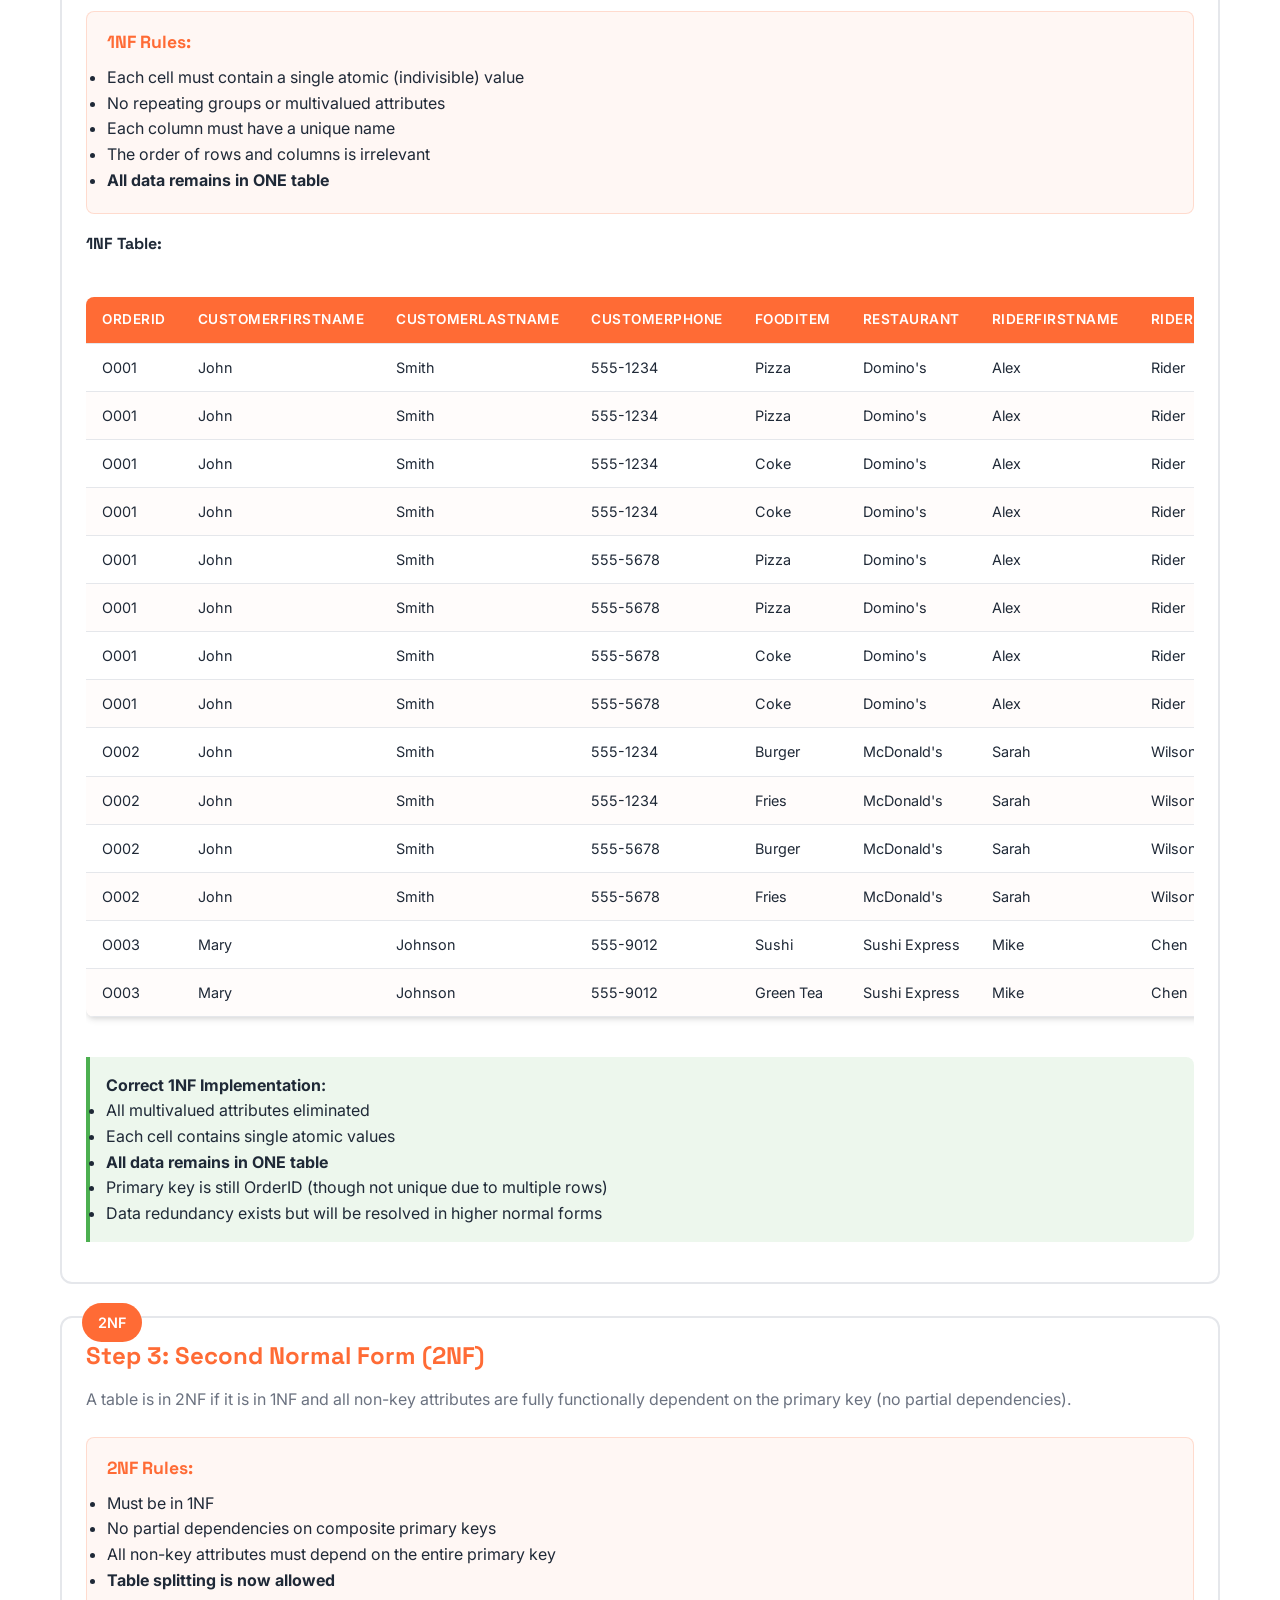
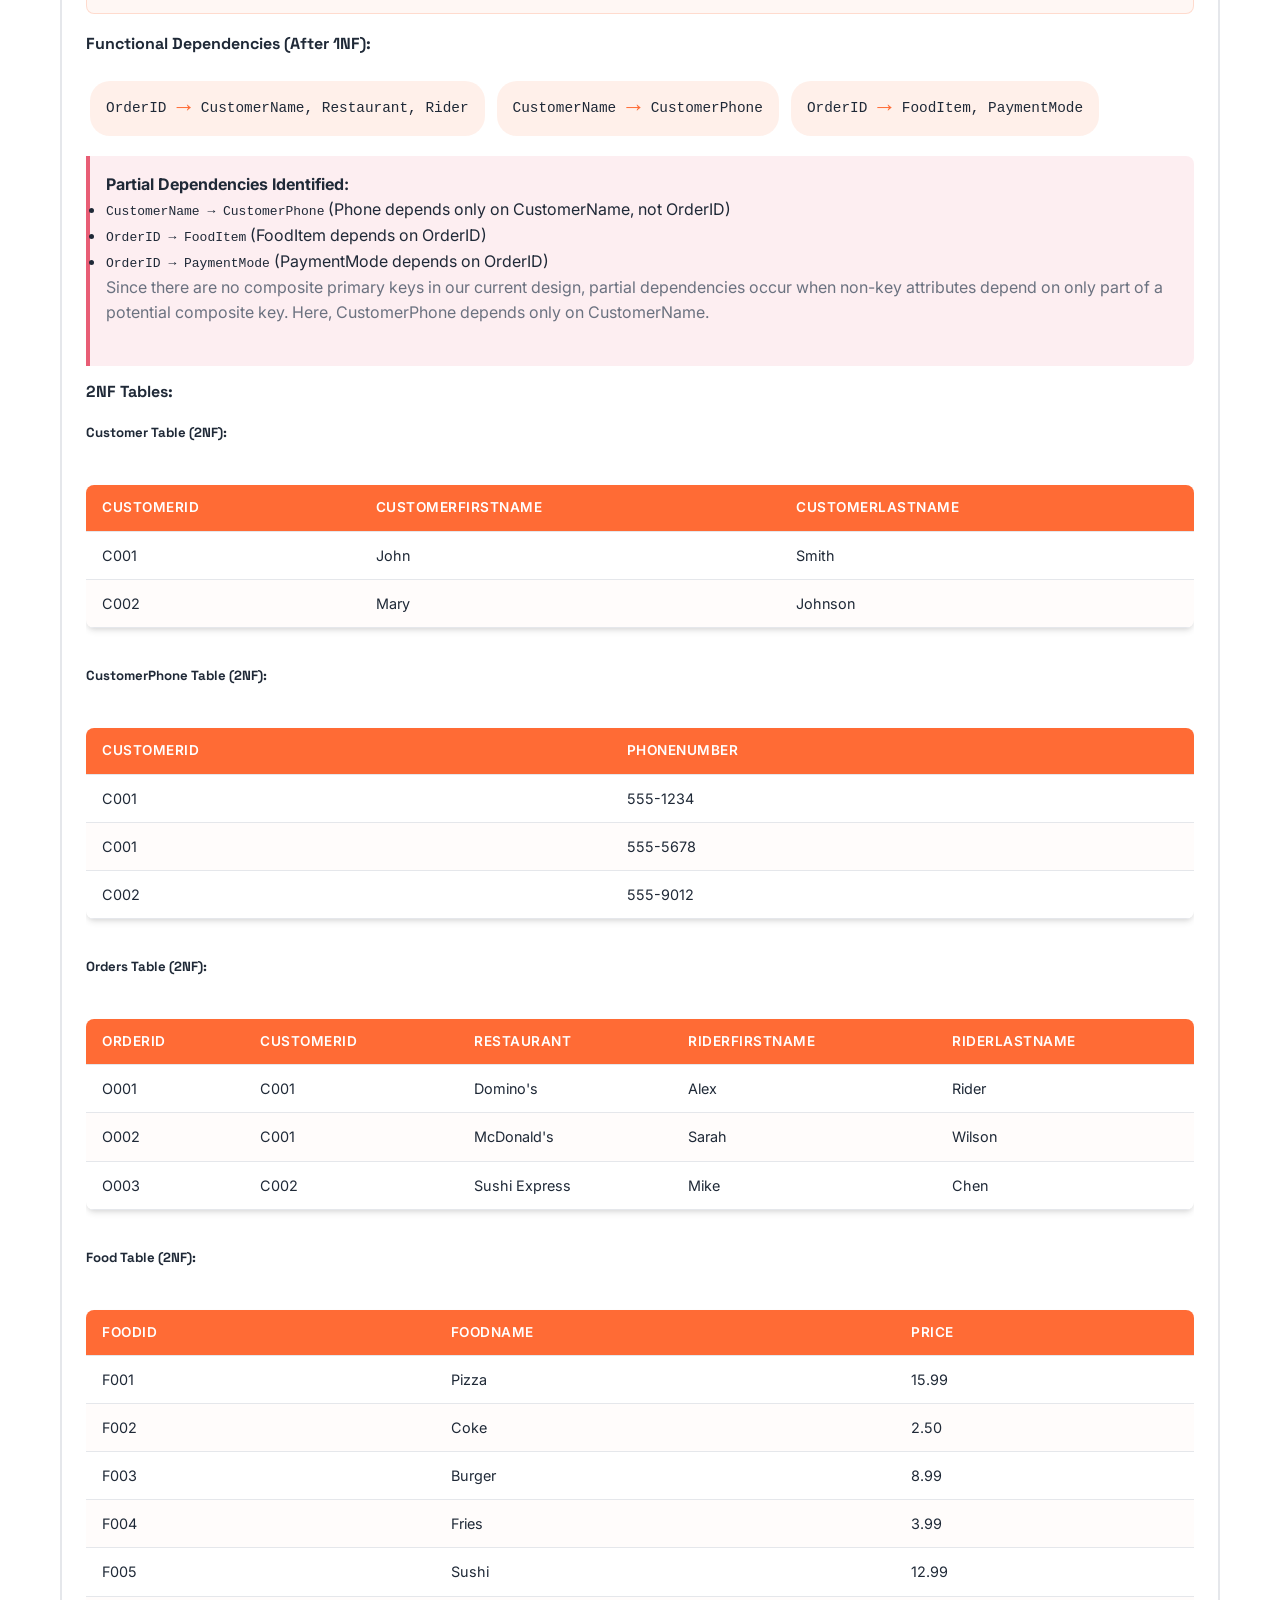
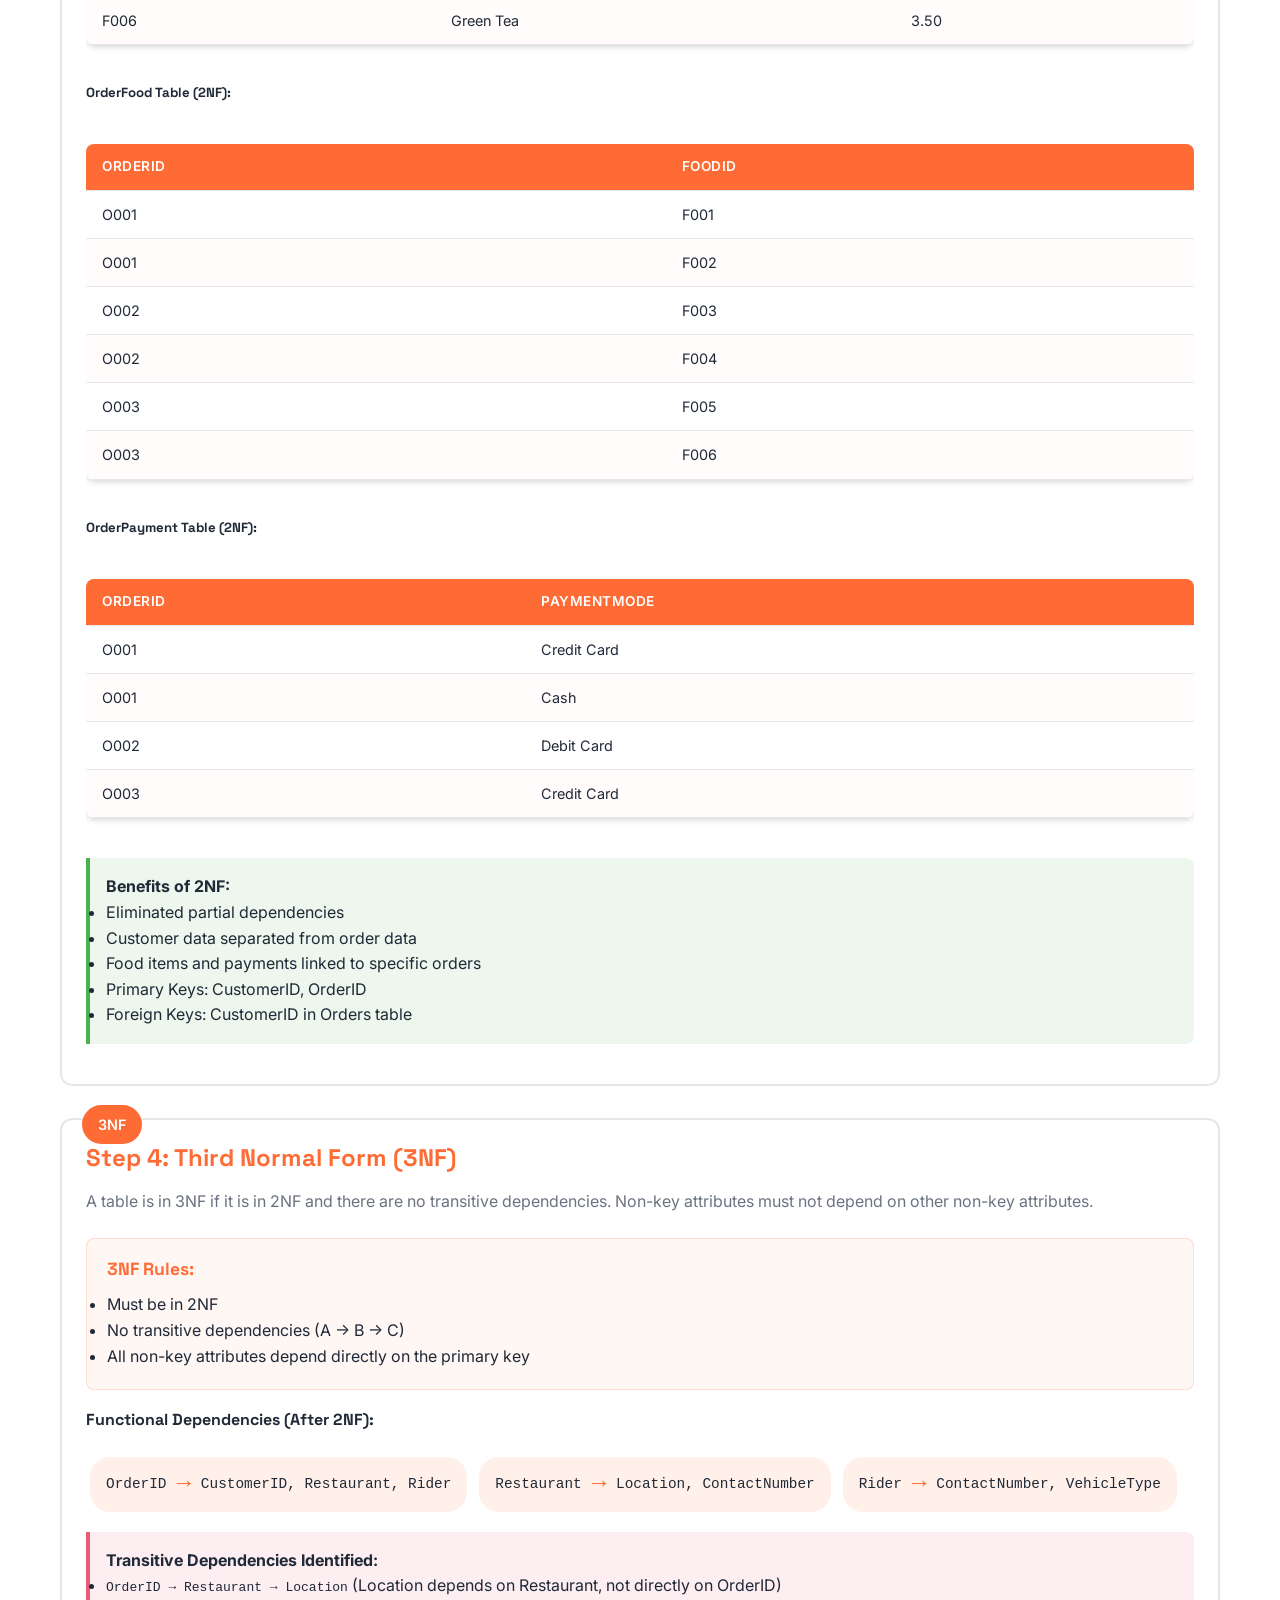
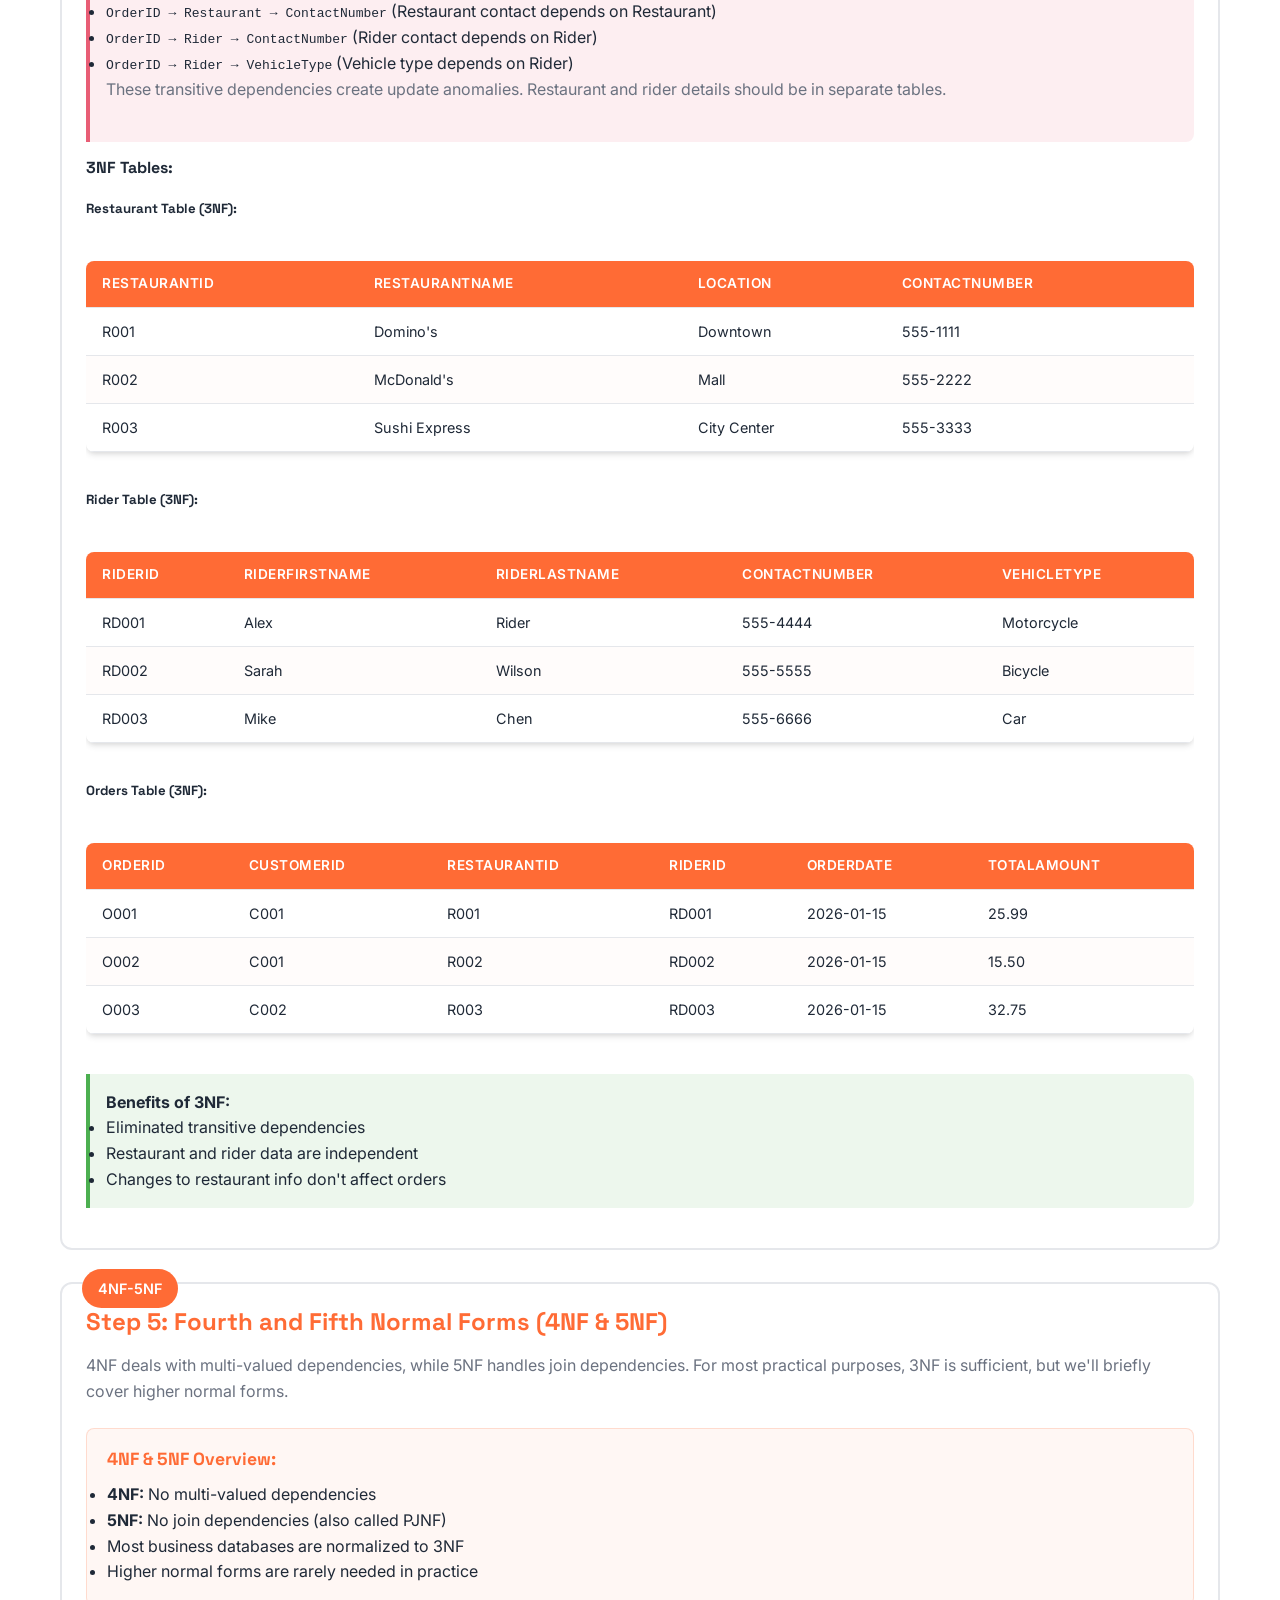
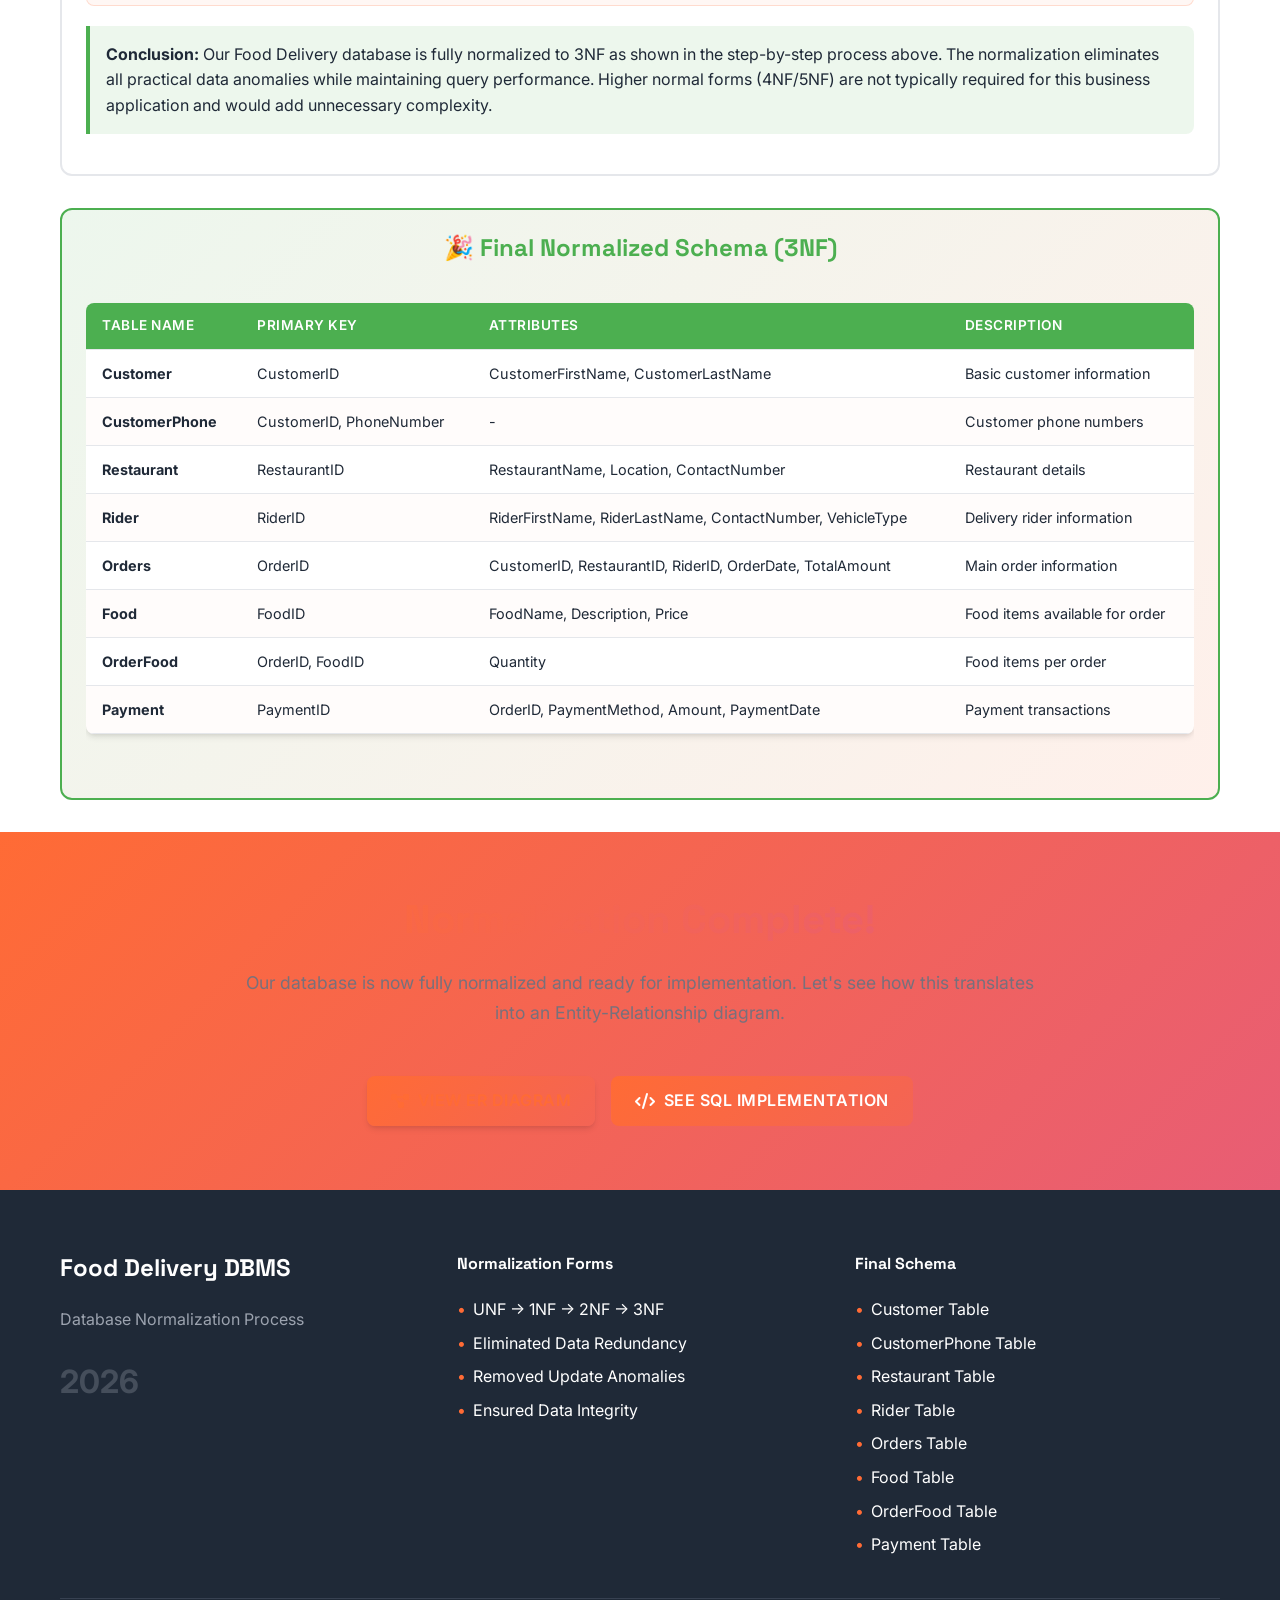
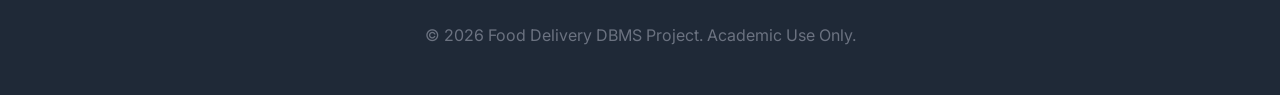
<file: normalization.html>
<!DOCTYPE html>
<html lang="en">
<head>
    <meta charset="UTF-8">
    <meta name="viewport" content="width=device-width, initial-scale=1.0">
    <title>Database Normalization - Food Delivery DBMS</title>
    <meta name="description" content="Complete database normalization process from UNF to 5NF for Food Delivery Management System">
    <link rel="stylesheet" href="css/style.css">
    <link rel="preconnect" href="https://fonts.googleapis.com">
    <link rel="preconnect" href="https://fonts.gstatic.com" crossorigin>
    <link href="https://fonts.googleapis.com/css2?family=Inter:wght@300;400;500;600;700&family=Space+Grotesk:wght@400;500;600;700&display=swap" rel="stylesheet">
    <link rel="stylesheet" href="https://cdnjs.cloudflare.com/ajax/libs/font-awesome/6.4.0/css/all.min.css">
    <style>
        /* Table Styles for Normalization */
        .normalization-table {
            width: 100%;
            border-collapse: collapse;
            margin: 20px 0;
            font-size: 0.9rem;
            background: var(--card-bg);
            border-radius: 8px;
            overflow: hidden;
            box-shadow: var(--shadow-md);
        }

        .normalization-table th,
        .normalization-table td {
            padding: 12px 16px;
            text-align: left;
            border-bottom: 1px solid var(--border-color);
        }

        .normalization-table th {
            background: var(--primary-color);
            color: white;
            font-weight: 600;
            text-transform: uppercase;
            letter-spacing: 0.5px;
            font-size: 0.85rem;
        }

        .normalization-table tr:nth-child(even) {
            background: rgba(255, 107, 53, 0.02);
        }

        .normalization-table tr:hover {
            background: rgba(255, 107, 53, 0.05);
        }

        .table-container {
            overflow-x: auto;
            margin: 20px 0;
        }

        .normalization-step {
            background: var(--card-bg);
            border: 2px solid var(--border-color);
            border-radius: 12px;
            padding: 24px;
            margin: 32px 0;
            position: relative;
        }

        .normalization-step::before {
            content: attr(data-step);
            position: absolute;
            top: -15px;
            left: 20px;
            background: var(--primary-color);
            color: white;
            padding: 8px 16px;
            border-radius: 20px;
            font-weight: 600;
            font-size: 0.9rem;
        }

        .step-title {
            color: var(--primary-color);
            font-size: 1.5rem;
            margin-bottom: 16px;
            font-weight: 700;
        }

        .problem-highlight {
            background: rgba(232, 93, 117, 0.1);
            border-left: 4px solid var(--secondary-color);
            padding: 16px;
            margin: 16px 0;
            border-radius: 0 8px 8px 0;
        }

        .solution-highlight {
            background: rgba(76, 175, 80, 0.1);
            border-left: 4px solid var(--accent-color);
            padding: 16px;
            margin: 16px 0;
            border-radius: 0 8px 8px 0;
        }

        .key-concept {
            background: rgba(255, 107, 53, 0.05);
            padding: 20px;
            border-radius: 8px;
            margin: 20px 0;
            border: 1px solid rgba(255, 107, 53, 0.2);
        }

        .key-concept h4 {
            color: var(--primary-color);
            margin-bottom: 12px;
            font-size: 1.1rem;
        }

        .dependency-arrow {
            color: var(--primary-color);
            font-size: 1.5rem;
            margin: 0 10px;
        }

        .functional-dependency {
            display: inline-flex;
            align-items: center;
            background: rgba(255, 107, 53, 0.1);
            padding: 8px 16px;
            border-radius: 20px;
            margin: 4px;
            font-family: monospace;
            font-size: 0.9rem;
        }

        .final-schema {
            background: linear-gradient(135deg, rgba(76, 175, 80, 0.1), rgba(255, 107, 53, 0.1));
            border: 2px solid var(--accent-color);
            border-radius: 12px;
            padding: 24px;
            margin: 32px 0;
        }

        .final-schema h3 {
            color: var(--accent-color);
            text-align: center;
            margin-bottom: 20px;
        }

        .schema-table {
            background: white;
            border-radius: 8px;
            overflow: hidden;
            box-shadow: var(--shadow-md);
        }

        .schema-table th {
            background: var(--accent-color);
            color: white;
        }
    </style>
</head>
<body>
    <!-- Navigation -->
    <nav class="navbar">
        <div class="nav-container">
            <div class="nav-logo">
                <i class="fas fa-utensils"></i>
                <span>Food Delivery DBMS</span>
            </div>
            <ul class="nav-menu">
                <li class="nav-item">
                    <a href="index.html" class="nav-link">Home</a>
                </li>
                <li class="nav-item">
                    <a href="problem.html" class="nav-link">Problem Statement</a>
                </li>
                <li class="nav-item">
                    <a href="normalization.html" class="nav-link active">Normalization</a>
                </li>
                <li class="nav-item">
                    <a href="erdiagram.html" class="nav-link">ER Diagram</a>
                </li>
                <li class="nav-item">
                    <a href="sql.html" class="nav-link">SQL Implementation</a>
                </li>
                <li class="nav-item">
                    <a href="conclusion.html" class="nav-link">Conclusion</a>
                </li>
            </ul>
            <div class="hamburger">
                <span class="bar"></span>
                <span class="bar"></span>
                <span class="bar"></span>
            </div>
        </div>
    </nav>

    <!-- Normalization Section -->
    <section class="normalization-section">
        <div class="container">
            <div class="section-header" data-animate="fade-slide-up">
                <h2>Database Normalization Process</h2>
                <p>Transforming Unstructured Data into a Normalized Database Schema</p>
            </div>

            <div class="normalization-content">
                <!-- Introduction -->
                <div class="content-card" data-animate="slide-in-left" data-delay="0.1">
                    <div class="card-icon">
                        <i class="fas fa-layer-group"></i>
                    </div>
                    <h3>What is Database Normalization?</h3>
                    <p>
                        Database normalization is the process of organizing data in a database to reduce redundancy
                        and improve data integrity. It involves dividing large tables into smaller, related tables
                        and defining relationships between them. The goal is to eliminate data anomalies and ensure
                        that each piece of data is stored in only one place.
                    </p>
                    <div class="key-concept">
                        <h4>Normalization Objectives:</h4>
                        <ul>
                            <li><strong>Eliminate redundant data</strong> - Store each piece of data in only one place</li>
                            <li><strong>Ensure data dependencies</strong> - Make relationships between data clear and logical</li>
                            <li><strong>Reduce update anomalies</strong> - Changes should be made in only one place</li>
                            <li><strong>Maintain data integrity</strong> - Ensure data accuracy and consistency</li>
                        </ul>
                    </div>
                </div>

                <!-- Step 1: UNF -->
                <div class="normalization-step" data-step="UNF" data-animate="card-entrance" data-delay="0.2">
                    <h3 class="step-title">Step 1: Unnormalized Form (UNF)</h3>
                    <p>
                        The starting point is a single large table containing all information. This represents
                        how data might be stored in a spreadsheet or simple file-based system.
                    </p>

                    <div class="key-concept">
                        <h4>Problems with UNF:</h4>
                        <ul>
                            <li>Multivalued attributes (CustomerPhones, FoodItems)</li>
                            <li>Data redundancy across rows</li>
                            <li>Insertion, deletion, and update anomalies</li>
                            <li>No clear relationships between data elements</li>
                        </ul>
                    </div>

                    <h4>Unnormalized Order Table:</h4>
                    <div class="table-container">
                        <table class="normalization-table">
                            <thead>
                                <tr>
                                    <th>OrderID</th>
                                    <th>CustomerName</th>
                                    <th>CustomerPhones</th>
                                    <th>FoodItems</th>
                                    <th>Restaurant</th>
                                    <th>Rider</th>
                                    <th>PaymentModes</th>
                                </tr>
                            </thead>
                            <tbody>
                                <tr>
                                    <td>O001</td>
                                    <td>John Smith</td>
                                    <td>555-1234, 555-5678</td>
                                    <td>Pizza, Coke</td>
                                    <td>Domino's</td>
                                    <td>Alex Rider</td>
                                    <td>Credit Card, Cash</td>
                                </tr>
                                <tr>
                                    <td>O002</td>
                                    <td>John Smith</td>
                                    <td>555-1234, 555-5678</td>
                                    <td>Burger, Fries</td>
                                    <td>McDonald's</td>
                                    <td>Sarah Wilson</td>
                                    <td>Debit Card</td>
                                </tr>
                                <tr>
                                    <td>O003</td>
                                    <td>Mary Johnson</td>
                                    <td>555-9012</td>
                                    <td>Sushi, Green Tea</td>
                                    <td>Sushi Express</td>
                                    <td>Mike Chen</td>
                                    <td>Credit Card</td>
                                </tr>
                            </tbody>
                        </table>
                    </div>

                    <div class="problem-highlight">
                        <strong>Issues Identified:</strong>
                        <ul>
                            <li>CustomerName "John Smith" is repeated</li>
                            <li>CustomerPhones contains multiple values in one cell</li>
                            <li>FoodItems has multiple items in one field</li>
                            <li>PaymentModes has multiple payment options</li>
                        </ul>
                    </div>
                </div>

                <!-- Step 2: 1NF -->
                <div class="normalization-step" data-step="1NF" data-animate="card-entrance" data-delay="0.3">
                    <h3 class="step-title">Step 2: First Normal Form (1NF)</h3>
                    <p>
                        <strong>Important Rule:</strong> After converting UNF to 1NF, the entire data must remain in ONE single table.
                        Do NOT create multiple tables in 1NF. Table splitting is allowed only from 2NF onward.
                    </p>

                    <div class="key-concept">
                        <h4>1NF Rules:</h4>
                        <ul>
                            <li>Each cell must contain a single atomic (indivisible) value</li>
                            <li>No repeating groups or multivalued attributes</li>
                            <li>Each column must have a unique name</li>
                            <li>The order of rows and columns is irrelevant</li>
                            <li><strong>All data remains in ONE table</strong></li>
                        </ul>
                    </div>

            

                    <h4> 1NF Table:</h4>

                    <div class="table-container">
                        <table class="normalization-table">
                            <thead>
                                <tr>
                                    <th>OrderID</th>
                                    <th>CustomerFirstName</th>
                                    <th>CustomerLastName</th>
                                    <th>CustomerPhone</th>
                                    <th>FoodItem</th>
                                    <th>Restaurant</th>
                                    <th>RiderFirstName</th>
                                    <th>RiderLastName</th>
                                    <th>PaymentMode</th>
                                </tr>
                            </thead>
                            <tbody>
                                <tr><td>O001</td><td>John</td><td>Smith</td><td>555-1234</td><td>Pizza</td><td>Domino's</td><td>Alex</td><td>Rider</td><td>Credit Card</td></tr>
                                <tr><td>O001</td><td>John</td><td>Smith</td><td>555-1234</td><td>Pizza</td><td>Domino's</td><td>Alex</td><td>Rider</td><td>Cash</td></tr>
                                <tr><td>O001</td><td>John</td><td>Smith</td><td>555-1234</td><td>Coke</td><td>Domino's</td><td>Alex</td><td>Rider</td><td>Credit Card</td></tr>
                                <tr><td>O001</td><td>John</td><td>Smith</td><td>555-1234</td><td>Coke</td><td>Domino's</td><td>Alex</td><td>Rider</td><td>Cash</td></tr>
                                <tr><td>O001</td><td>John</td><td>Smith</td><td>555-5678</td><td>Pizza</td><td>Domino's</td><td>Alex</td><td>Rider</td><td>Credit Card</td></tr>
                                <tr><td>O001</td><td>John</td><td>Smith</td><td>555-5678</td><td>Pizza</td><td>Domino's</td><td>Alex</td><td>Rider</td><td>Cash</td></tr>
                                <tr><td>O001</td><td>John</td><td>Smith</td><td>555-5678</td><td>Coke</td><td>Domino's</td><td>Alex</td><td>Rider</td><td>Credit Card</td></tr>
                                <tr><td>O001</td><td>John</td><td>Smith</td><td>555-5678</td><td>Coke</td><td>Domino's</td><td>Alex</td><td>Rider</td><td>Cash</td></tr>

                                <tr><td>O002</td><td>John</td><td>Smith</td><td>555-1234</td><td>Burger</td><td>McDonald's</td><td>Sarah</td><td>Wilson</td><td>Debit Card</td></tr>
                                <tr><td>O002</td><td>John</td><td>Smith</td><td>555-1234</td><td>Fries</td><td>McDonald's</td><td>Sarah</td><td>Wilson</td><td>Debit Card</td></tr>
                                <tr><td>O002</td><td>John</td><td>Smith</td><td>555-5678</td><td>Burger</td><td>McDonald's</td><td>Sarah</td><td>Wilson</td><td>Debit Card</td></tr>
                                <tr><td>O002</td><td>John</td><td>Smith</td><td>555-5678</td><td>Fries</td><td>McDonald's</td><td>Sarah</td><td>Wilson</td><td>Debit Card</td></tr>

                                <tr><td>O003</td><td>Mary</td><td>Johnson</td><td>555-9012</td><td>Sushi</td><td>Sushi Express</td><td>Mike</td><td>Chen</td><td>Credit Card</td></tr>
                                <tr><td>O003</td><td>Mary</td><td>Johnson</td><td>555-9012</td><td>Green Tea</td><td>Sushi Express</td><td>Mike</td><td>Chen</td><td>Credit Card</td></tr>
                            </tbody>
                        </table>
                    </div>

                    <div class="solution-highlight">
                        <strong>Correct 1NF Implementation:</strong>
                        <ul>
                            <li>All multivalued attributes eliminated</li>
                            <li>Each cell contains single atomic values</li>
                            <li><strong>All data remains in ONE table</strong></li>
                            <li>Primary key is still OrderID (though not unique due to multiple rows)</li>
                            <li>Data redundancy exists but will be resolved in higher normal forms</li>
                        </ul>
                    </div>
                </div>

                <!-- Step 3: 2NF -->
                <div class="normalization-step" data-step="2NF" data-animate="card-entrance" data-delay="0.4">
                    <h3 class="step-title">Step 3: Second Normal Form (2NF)</h3>
                    <p>
                        A table is in 2NF if it is in 1NF and all non-key attributes are fully functionally
                        dependent on the primary key (no partial dependencies).
                    </p>

                    <div class="key-concept">
                        <h4>2NF Rules:</h4>
                        <ul>
                            <li>Must be in 1NF</li>
                            <li>No partial dependencies on composite primary keys</li>
                            <li>All non-key attributes must depend on the entire primary key</li>
                            <li><strong>Table splitting is now allowed</strong></li>
                        </ul>
                    </div>

                    <h4>Functional Dependencies (After 1NF):</h4>
                    <div class="functional-dependency">
                        OrderID <span class="dependency-arrow">→</span> CustomerName, Restaurant, Rider
                    </div>
                    <div class="functional-dependency">
                        CustomerName <span class="dependency-arrow">→</span> CustomerPhone
                    </div>
                    <div class="functional-dependency">
                        OrderID <span class="dependency-arrow">→</span> FoodItem, PaymentMode
                    </div>

                    <div class="problem-highlight">
                        <strong>Partial Dependencies Identified:</strong>
                        <ul>
                            <li><code>CustomerName → CustomerPhone</code> (Phone depends only on CustomerName, not OrderID)</li>
                            <li><code>OrderID → FoodItem</code> (FoodItem depends on OrderID)</li>
                            <li><code>OrderID → PaymentMode</code> (PaymentMode depends on OrderID)</li>
                        </ul>
                        <p>Since there are no composite primary keys in our current design, partial dependencies occur when non-key attributes depend on only part of a potential composite key. Here, CustomerPhone depends only on CustomerName.</p>
                    </div>

                    <h4>2NF Tables:</h4>

                    <!-- Customer Table -->
                    <h5>Customer Table (2NF):</h5>
                    <div class="table-container">
                        <table class="normalization-table">
                            <thead>
                                <tr>
                                    <th>CustomerID</th>
                                    <th>CustomerFirstName</th>
                                    <th>CustomerLastName</th>
                                </tr>
                            </thead>
                            <tbody>
                                <tr><td>C001</td><td>John</td><td>Smith</td></tr>
                                <tr><td>C002</td><td>Mary</td><td>Johnson</td></tr>
                            </tbody>
                        </table>
                    </div>

                    <!-- CustomerPhone Table -->
                    <h5>CustomerPhone Table (2NF):</h5>
                    <div class="table-container">
                        <table class="normalization-table">
                            <thead>
                                <tr>
                                    <th>CustomerID</th>
                                    <th>PhoneNumber</th>
                                </tr>
                            </thead>
                            <tbody>
                                <tr><td>C001</td><td>555-1234</td></tr>
                                <tr><td>C001</td><td>555-5678</td></tr>
                                <tr><td>C002</td><td>555-9012</td></tr>
                            </tbody>
                        </table>
                    </div>

                    <!-- Orders Table -->
                    <h5>Orders Table (2NF):</h5>
                    <div class="table-container">
                        <table class="normalization-table">
                            <thead>
                                <tr>
                                    <th>OrderID</th>
                                    <th>CustomerID</th>
                                    <th>Restaurant</th>
                                    <th>RiderFirstName</th>
                                    <th>RiderLastName</th>
                                </tr>
                            </thead>
                            <tbody>
                                <tr><td>O001</td><td>C001</td><td>Domino's</td><td>Alex</td><td>Rider</td></tr>
                                <tr><td>O002</td><td>C001</td><td>McDonald's</td><td>Sarah</td><td>Wilson</td></tr>
                                <tr><td>O003</td><td>C002</td><td>Sushi Express</td><td>Mike</td><td>Chen</td></tr>
                            </tbody>
                        </table>
                    </div>

                    <!-- Food Table -->
                    <h5>Food Table (2NF):</h5>
                    <div class="table-container">
                        <table class="normalization-table">
                            <thead>
                                <tr>
                                    <th>FoodID</th>
                                    <th>FoodName</th>
                                    <th>Price</th>
                                </tr>
                            </thead>
                            <tbody>
                                <tr><td>F001</td><td>Pizza</td><td>15.99</td></tr>
                                <tr><td>F002</td><td>Coke</td><td>2.50</td></tr>
                                <tr><td>F003</td><td>Burger</td><td>8.99</td></tr>
                                <tr><td>F004</td><td>Fries</td><td>3.99</td></tr>
                                <tr><td>F005</td><td>Sushi</td><td>12.99</td></tr>
                                <tr><td>F006</td><td>Green Tea</td><td>3.50</td></tr>
                            </tbody>
                        </table>
                    </div>

                    <!-- OrderFood Table -->
                    <h5>OrderFood Table (2NF):</h5>
                    <div class="table-container">
                        <table class="normalization-table">
                            <thead>
                                <tr>
                                    <th>OrderID</th>
                                    <th>FoodID</th>
                                </tr>
                            </thead>
                            <tbody>
                                <tr><td>O001</td><td>F001</td></tr>
                                <tr><td>O001</td><td>F002</td></tr>
                                <tr><td>O002</td><td>F003</td></tr>
                                <tr><td>O002</td><td>F004</td></tr>
                                <tr><td>O003</td><td>F005</td></tr>
                                <tr><td>O003</td><td>F006</td></tr>
                            </tbody>
                        </table>
                    </div>

                    <!-- OrderPayment Table -->
                    <h5>OrderPayment Table (2NF):</h5>
                    <div class="table-container">
                        <table class="normalization-table">
                            <thead>
                                <tr>
                                    <th>OrderID</th>
                                    <th>PaymentMode</th>
                                </tr>
                            </thead>
                            <tbody>
                                <tr><td>O001</td><td>Credit Card</td></tr>
                                <tr><td>O001</td><td>Cash</td></tr>
                                <tr><td>O002</td><td>Debit Card</td></tr>
                                <tr><td>O003</td><td>Credit Card</td></tr>
                            </tbody>
                        </table>
                    </div>

                    <div class="solution-highlight">
                        <strong>Benefits of 2NF:</strong>
                        <ul>
                            <li>Eliminated partial dependencies</li>
                            <li>Customer data separated from order data</li>
                            <li>Food items and payments linked to specific orders</li>
                            <li>Primary Keys: CustomerID, OrderID</li>
                            <li>Foreign Keys: CustomerID in Orders table</li>
                        </ul>
                    </div>
                </div>

                <!-- Step 4: 3NF -->
                <div class="normalization-step" data-step="3NF" data-animate="card-entrance" data-delay="0.5">
                    <h3 class="step-title">Step 4: Third Normal Form (3NF)</h3>
                    <p>
                        A table is in 3NF if it is in 2NF and there are no transitive dependencies.
                        Non-key attributes must not depend on other non-key attributes.
                    </p>

                    <div class="key-concept">
                        <h4>3NF Rules:</h4>
                        <ul>
                            <li>Must be in 2NF</li>
                            <li>No transitive dependencies (A → B → C)</li>
                            <li>All non-key attributes depend directly on the primary key</li>
                        </ul>
                    </div>

                    <h4>Functional Dependencies (After 2NF):</h4>
                    <div class="functional-dependency">
                        OrderID <span class="dependency-arrow">→</span> CustomerID, Restaurant, Rider
                    </div>
                    <div class="functional-dependency">
                        Restaurant <span class="dependency-arrow">→</span> Location, ContactNumber
                    </div>
                    <div class="functional-dependency">
                        Rider <span class="dependency-arrow">→</span> ContactNumber, VehicleType
                    </div>

                    <div class="problem-highlight">
                        <strong>Transitive Dependencies Identified:</strong>
                        <ul>
                            <li><code>OrderID → Restaurant → Location</code> (Location depends on Restaurant, not directly on OrderID)</li>
                            <li><code>OrderID → Restaurant → ContactNumber</code> (Restaurant contact depends on Restaurant)</li>
                            <li><code>OrderID → Rider → ContactNumber</code> (Rider contact depends on Rider)</li>
                            <li><code>OrderID → Rider → VehicleType</code> (Vehicle type depends on Rider)</li>
                        </ul>
                        <p>These transitive dependencies create update anomalies. Restaurant and rider details should be in separate tables.</p>
                    </div>

                    <h4>3NF Tables:</h4>

                    <!-- Restaurant Table -->
                    <h5>Restaurant Table (3NF):</h5>
                    <div class="table-container">
                        <table class="normalization-table">
                            <thead>
                                <tr>
                                    <th>RestaurantID</th>
                                    <th>RestaurantName</th>
                                    <th>Location</th>
                                    <th>ContactNumber</th>
                                </tr>
                            </thead>
                            <tbody>
                                <tr><td>R001</td><td>Domino's</td><td>Downtown</td><td>555-1111</td></tr>
                                <tr><td>R002</td><td>McDonald's</td><td>Mall</td><td>555-2222</td></tr>
                                <tr><td>R003</td><td>Sushi Express</td><td>City Center</td><td>555-3333</td></tr>
                            </tbody>
                        </table>
                    </div>

                    <!-- Rider Table -->
                    <h5>Rider Table (3NF):</h5>
                    <div class="table-container">
                        <table class="normalization-table">
                            <thead>
                                <tr>
                                    <th>RiderID</th>
                                    <th>RiderFirstName</th>
                                    <th>RiderLastName</th>
                                    <th>ContactNumber</th>
                                    <th>VehicleType</th>
                                </tr>
                            </thead>
                            <tbody>
                                <tr><td>RD001</td><td>Alex</td><td>Rider</td><td>555-4444</td><td>Motorcycle</td></tr>
                                <tr><td>RD002</td><td>Sarah</td><td>Wilson</td><td>555-5555</td><td>Bicycle</td></tr>
                                <tr><td>RD003</td><td>Mike</td><td>Chen</td><td>555-6666</td><td>Car</td></tr>
                            </tbody>
                        </table>
                    </div>

                    <!-- Orders Table (Updated) -->
                    <h5>Orders Table (3NF):</h5>
                    <div class="table-container">
                        <table class="normalization-table">
                            <thead>
                                <tr>
                                    <th>OrderID</th>
                                    <th>CustomerID</th>
                                    <th>RestaurantID</th>
                                    <th>RiderID</th>
                                    <th>OrderDate</th>
                                    <th>TotalAmount</th>
                                </tr>
                            </thead>
                            <tbody>
                                <tr><td>O001</td><td>C001</td><td>R001</td><td>RD001</td><td>2026-01-15</td><td>25.99</td></tr>
                                <tr><td>O002</td><td>C001</td><td>R002</td><td>RD002</td><td>2026-01-15</td><td>15.50</td></tr>
                                <tr><td>O003</td><td>C002</td><td>R003</td><td>RD003</td><td>2026-01-15</td><td>32.75</td></tr>
                            </tbody>
                        </table>
                    </div>

                    <div class="solution-highlight">
                        <strong>Benefits of 3NF:</strong>
                        <ul>
                            <li>Eliminated transitive dependencies</li>
                            <li>Restaurant and rider data are independent</li>
                            <li>Changes to restaurant info don't affect orders</li>
                        </ul>
                    </div>
                </div>

                <!-- Step 5: 4NF & 5NF -->
                <div class="normalization-step" data-step="4NF-5NF" data-animate="card-entrance" data-delay="0.6">
                    <h3 class="step-title">Step 5: Fourth and Fifth Normal Forms (4NF & 5NF)</h3>
                    <p>
                        4NF deals with multi-valued dependencies, while 5NF handles join dependencies.
                        For most practical purposes, 3NF is sufficient, but we'll briefly cover higher normal forms.
                    </p>

                    <div class="key-concept">
                        <h4>4NF & 5NF Overview:</h4>
                        <ul>
                            <li><strong>4NF:</strong> No multi-valued dependencies</li>
                            <li><strong>5NF:</strong> No join dependencies (also called PJNF)</li>
                            <li>Most business databases are normalized to 3NF</li>
                            <li>Higher normal forms are rarely needed in practice</li>
                        </ul>
                    </div>

                    <div class="solution-highlight">
                        <strong>Conclusion:</strong> Our Food Delivery database is fully normalized to 3NF as shown in the step-by-step process above.
                        The normalization eliminates all practical data anomalies while maintaining query performance.
                        Higher normal forms (4NF/5NF) are not typically required for this business application and would add unnecessary complexity.
                    </div>
                </div>

                <!-- Final Schema -->
                <div class="final-schema" data-animate="card-entrance" data-delay="0.7">
                    <h3>🎉 Final Normalized Schema (3NF)</h3>
                    <div class="table-container">
                        <table class="schema-table normalization-table">
                            <thead>
                                <tr>
                                    <th>Table Name</th>
                                    <th>Primary Key</th>
                                    <th>Attributes</th>
                                    <th>Description</th>
                                </tr>
                            </thead>
                            <tbody>
                                <tr>
                                    <td><strong>Customer</strong></td>
                                    <td>CustomerID</td>
                                    <td>CustomerFirstName, CustomerLastName</td>
                                    <td>Basic customer information</td>
                                </tr>
                                <tr>
                                    <td><strong>CustomerPhone</strong></td>
                                    <td>CustomerID, PhoneNumber</td>
                                    <td>-</td>
                                    <td>Customer phone numbers</td>
                                </tr>
                                <tr>
                                    <td><strong>Restaurant</strong></td>
                                    <td>RestaurantID</td>
                                    <td>RestaurantName, Location, ContactNumber</td>
                                    <td>Restaurant details</td>
                                </tr>
                                <tr>
                                    <td><strong>Rider</strong></td>
                                    <td>RiderID</td>
                                    <td>RiderFirstName, RiderLastName, ContactNumber, VehicleType</td>
                                    <td>Delivery rider information</td>
                                </tr>
                                <tr>
                                    <td><strong>Orders</strong></td>
                                    <td>OrderID</td>
                                    <td>CustomerID, RestaurantID, RiderID, OrderDate, TotalAmount</td>
                                    <td>Main order information</td>
                                </tr>
                                <tr>
                                    <td><strong>Food</strong></td>
                                    <td>FoodID</td>
                                    <td>FoodName, Description, Price</td>
                                    <td>Food items available for order</td>
                                </tr>
                                <tr>
                                    <td><strong>OrderFood</strong></td>
                                    <td>OrderID, FoodID</td>
                                    <td>Quantity</td>
                                    <td>Food items per order</td>
                                </tr>
                                <tr>
                                    <td><strong>Payment</strong></td>
                                    <td>PaymentID</td>
                                    <td>OrderID, PaymentMethod, Amount, PaymentDate</td>
                                    <td>Payment transactions</td>
                                </tr>
                            </tbody>
                        </table>
                    </div>
                </div>
            </div>
        </div>
    </section>

    <!-- Navigation CTA -->
    <section class="cta-section">
        <div class="container">
            <div class="cta-content" data-animate="fade-slide-up">
                <h2>Normalization Complete!</h2>
                <p class="cta-description">
                    Our database is now fully normalized and ready for implementation.
                    Let's see how this translates into an Entity-Relationship diagram.
                </p>
                <div class="cta-buttons">
                    <a href="erdiagram.html" class="btn btn-primary">
                        <i class="fas fa-project-diagram"></i> View ER Diagram
                    </a>
                    <a href="sql.html" class="btn btn-secondary">
                        <i class="fas fa-code"></i> See SQL Implementation
                    </a>
                </div>
            </div>
        </div>
    </section>

    <!-- Footer -->
    <footer class="footer">
        <div class="container">
            <div class="footer-content">
                <div class="footer-section">
                    <h3>Food Delivery DBMS</h3>
                    <p>Database Normalization Process</p>
                    <p class="footer-year">2026</p>
                </div>

                <div class="footer-section">
                    <h4>Normalization Forms</h4>
                    <ul class="footer-list">
                        <li>UNF → 1NF → 2NF → 3NF</li>
                        <li>Eliminated Data Redundancy</li>
                        <li>Removed Update Anomalies</li>
                        <li>Ensured Data Integrity</li>
                    </ul>
                </div>

                <div class="footer-section">
                    <h4>Final Schema</h4>
                    <ul class="footer-list">
                        <li>Customer Table</li>
                        <li>CustomerPhone Table</li>
                        <li>Restaurant Table</li>
                        <li>Rider Table</li>
                        <li>Orders Table</li>
                        <li>Food Table</li>
                        <li>OrderFood Table</li>
                        <li>Payment Table</li>
                    </ul>
                </div>
            </div>

            <div class="footer-bottom">
                <p>&copy; 2026 Food Delivery DBMS Project. Academic Use Only.</p>
            </div>
        </div>
    </footer>

    <!-- Scroll Progress Indicator -->
    <div class="scroll-progress">
        <div class="progress-bar"></div>
    </div>

    <!-- Back to Top Button -->
    <button class="back-to-top" aria-label="Back to top">
        <i class="fas fa-arrow-up"></i>
    </button>

    <!-- JavaScript -->
    <script src="js/script.js"></script>
</body>
</html>
</file>
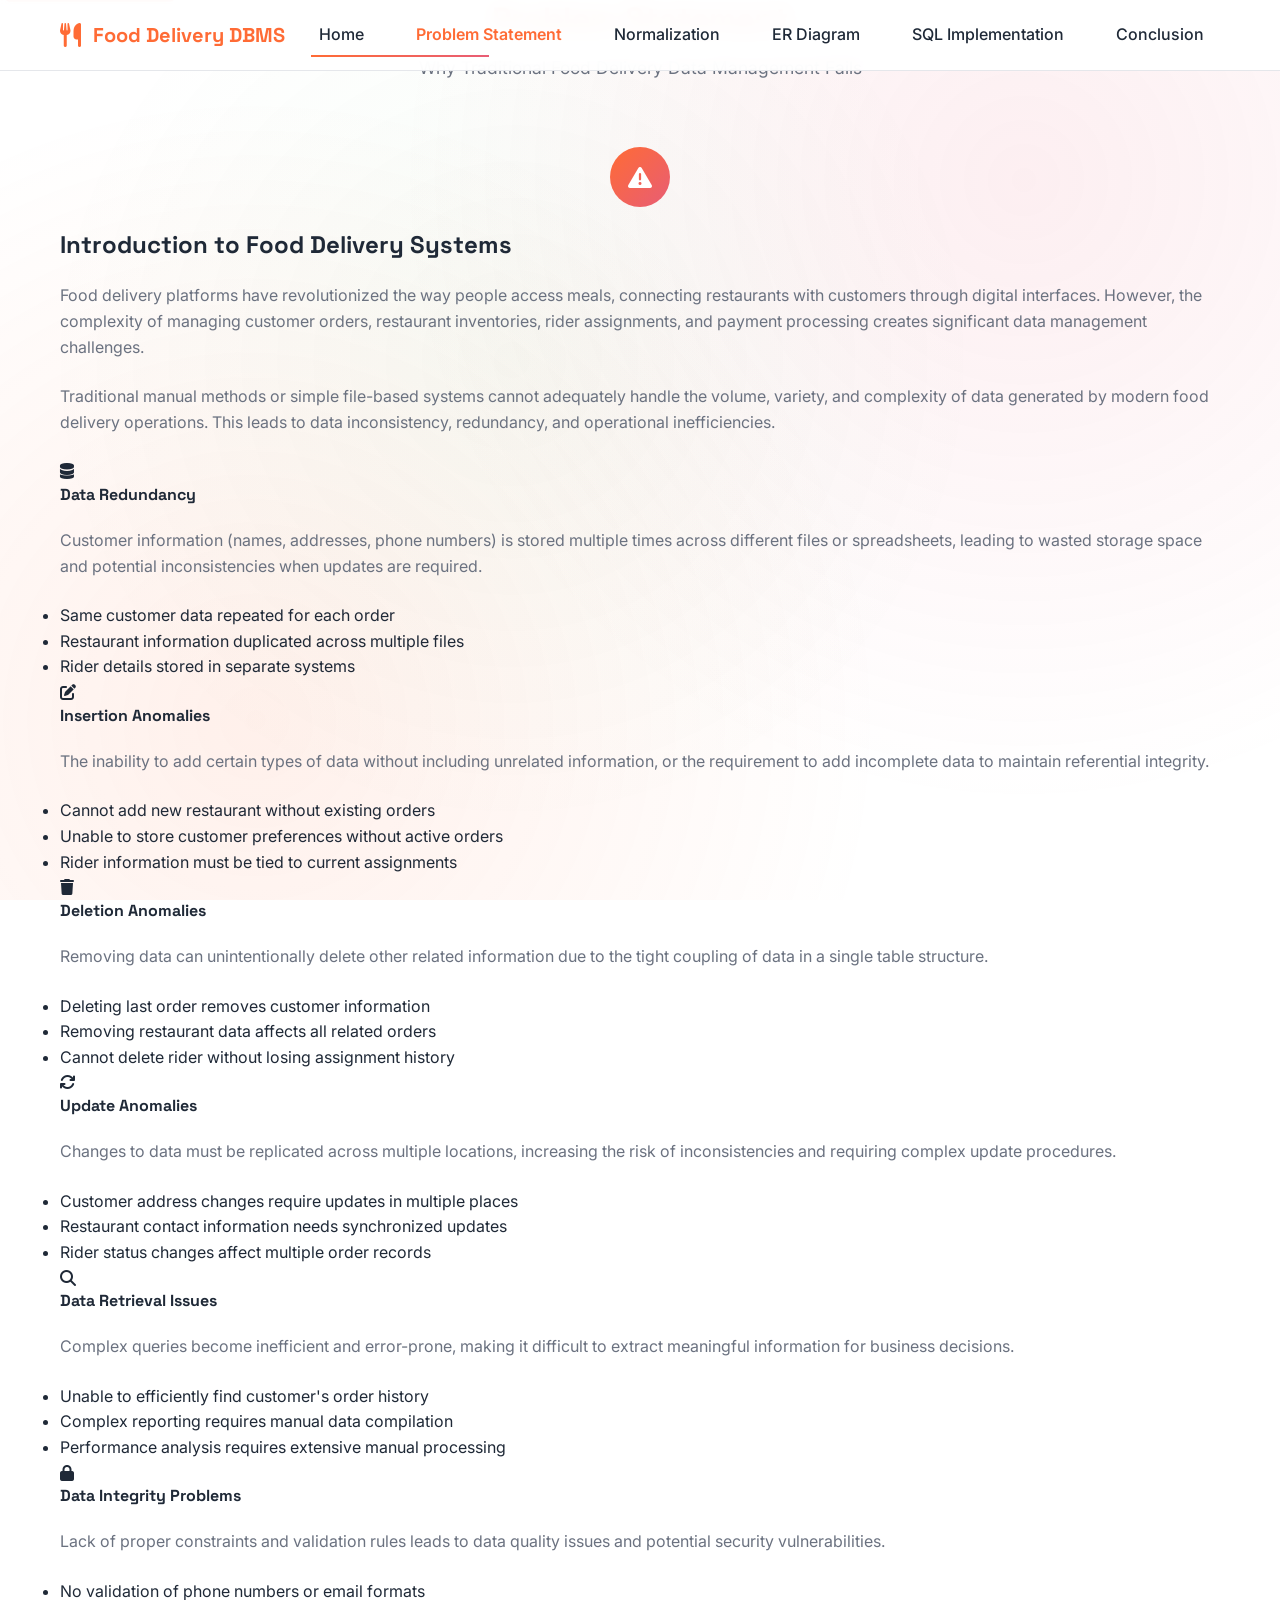
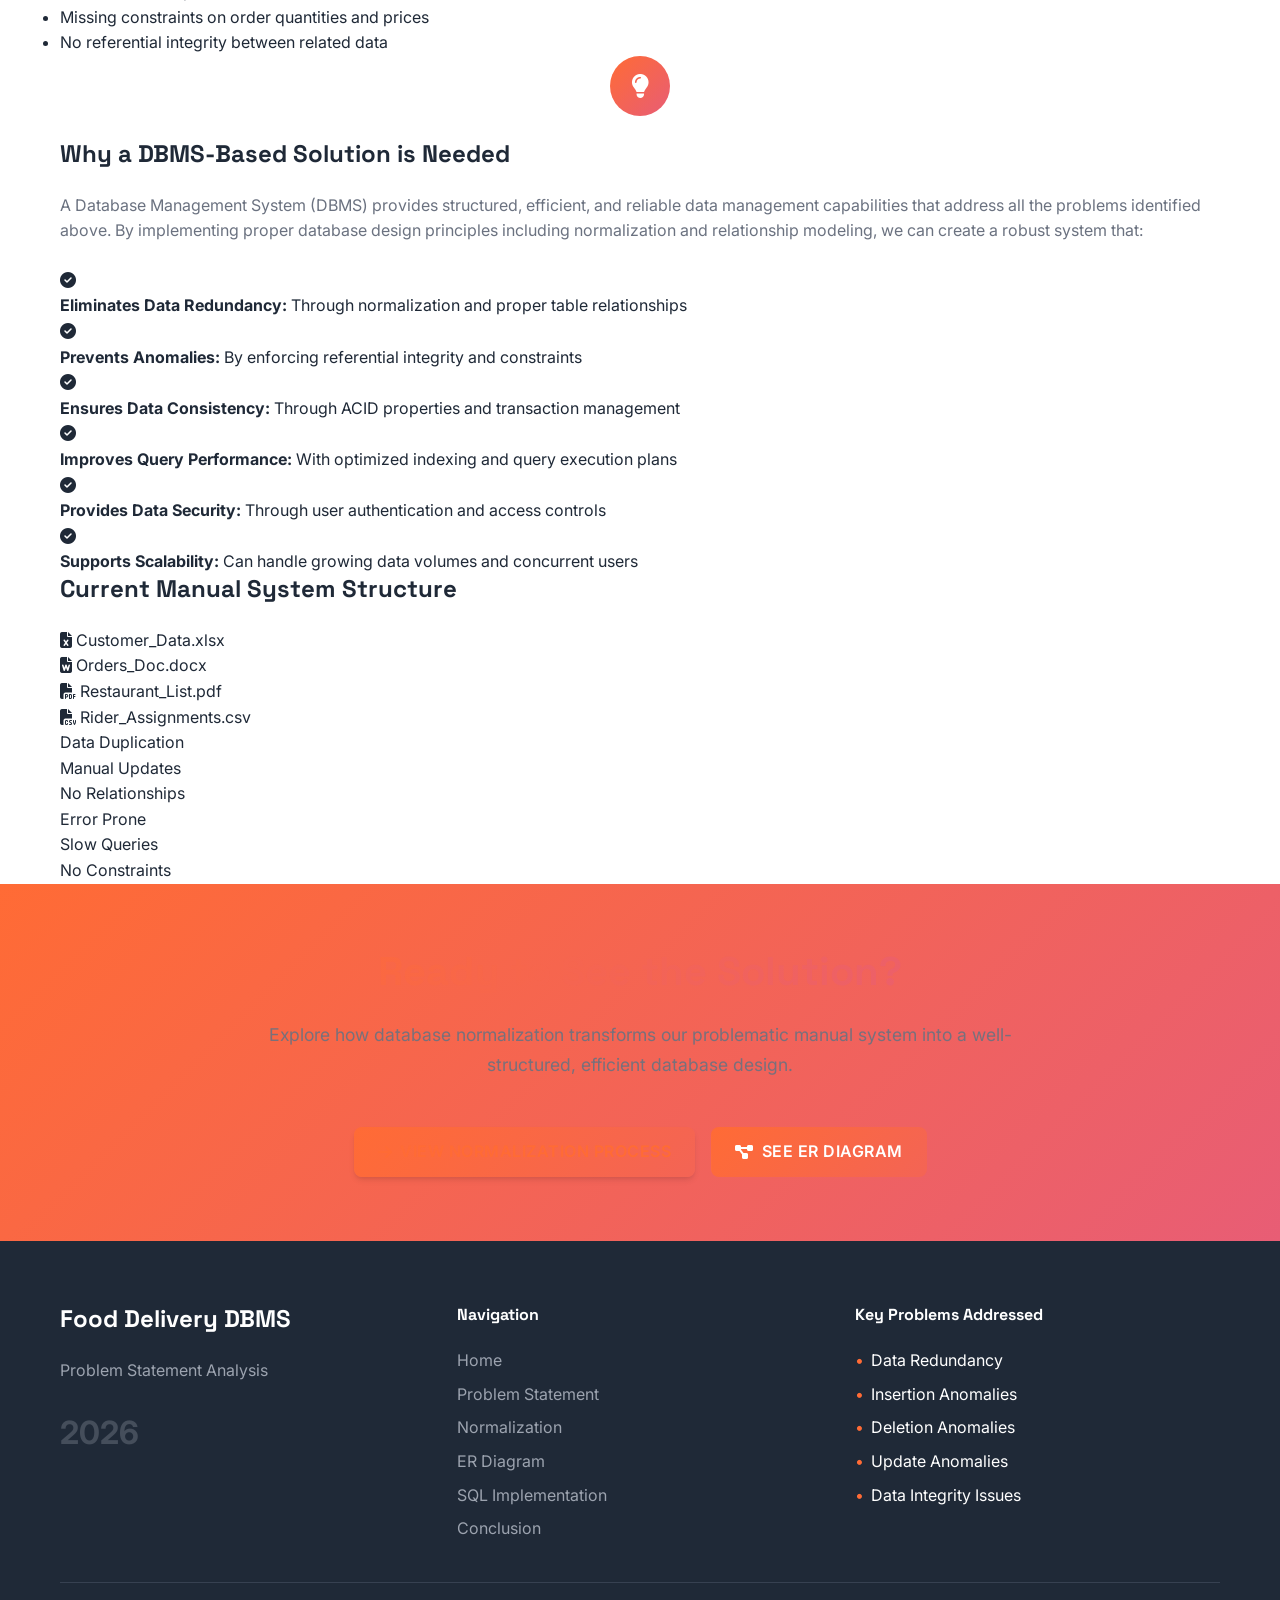
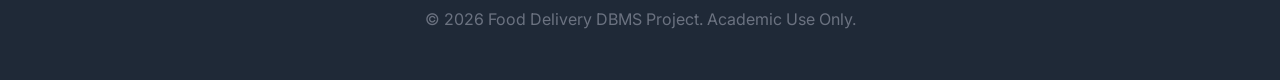
<file: problem.html>
<!DOCTYPE html>
<html lang="en">
<head>
    <meta charset="UTF-8">
    <meta name="viewport" content="width=device-width, initial-scale=1.0">
    <title>Problem Statement - Food Delivery DBMS</title>
    <meta name="description" content="Understanding the problems with manual food delivery data management and why a DBMS solution is needed">
    <link rel="stylesheet" href="css/style.css">
    <link rel="preconnect" href="https://fonts.googleapis.com">
    <link rel="preconnect" href="https://fonts.gstatic.com" crossorigin>
    <link href="https://fonts.googleapis.com/css2?family=Inter:wght@300;400;500;600;700&family=Space+Grotesk:wght@400;500;600;700&display=swap" rel="stylesheet">
    <link rel="stylesheet" href="https://cdnjs.cloudflare.com/ajax/libs/font-awesome/6.4.0/css/all.min.css">
</head>
<body>
    <!-- Navigation -->
    <nav class="navbar">
        <div class="nav-container">
            <div class="nav-logo">
                <i class="fas fa-utensils"></i>
                <span>Food Delivery DBMS</span>
            </div>
            <ul class="nav-menu">
                <li class="nav-item">
                    <a href="index.html" class="nav-link">Home</a>
                </li>
                <li class="nav-item">
                    <a href="problem.html" class="nav-link active">Problem Statement</a>
                </li>
                <li class="nav-item">
                    <a href="normalization.html" class="nav-link">Normalization</a>
                </li>
                <li class="nav-item">
                    <a href="erdiagram.html" class="nav-link">ER Diagram</a>
                </li>
                <li class="nav-item">
                    <a href="sql.html" class="nav-link">SQL Implementation</a>
                </li>
                <li class="nav-item">
                    <a href="conclusion.html" class="nav-link">Conclusion</a>
                </li>
            </ul>
            <div class="hamburger">
                <span class="bar"></span>
                <span class="bar"></span>
                <span class="bar"></span>
            </div>
        </div>
    </nav>

    <!-- Problem Statement Section -->
    <section class="problem-section">
        <div class="container">
            <div class="section-header" data-animate="fade-slide-up">
                <h2>Problem Statement</h2>
                <p>Why Traditional Food Delivery Data Management Fails</p>
            </div>

            <div class="problem-content">
                <!-- Introduction -->
                <div class="content-card" data-animate="card-entrance" data-delay="0.1">
                    <div class="card-icon">
                        <i class="fas fa-exclamation-triangle"></i>
                    </div>
                    <h3>Introduction to Food Delivery Systems</h3>
                    <p>
                        Food delivery platforms have revolutionized the way people access meals, connecting restaurants
                        with customers through digital interfaces. However, the complexity of managing customer orders,
                        restaurant inventories, rider assignments, and payment processing creates significant data
                        management challenges.
                    </p>
                    <p>
                        Traditional manual methods or simple file-based systems cannot adequately handle the volume,
                        variety, and complexity of data generated by modern food delivery operations. This leads to
                        data inconsistency, redundancy, and operational inefficiencies.
                    </p>
                </div>

                <!-- Problems of Manual Systems -->
                <div class="problem-grid">
                    <div class="problem-card" data-animate="card-entrance" data-delay="0.2">
                        <div class="problem-icon">
                            <i class="fas fa-database"></i>
                        </div>
                        <h4>Data Redundancy</h4>
                        <p>
                            Customer information (names, addresses, phone numbers) is stored multiple times across
                            different files or spreadsheets, leading to wasted storage space and potential
                            inconsistencies when updates are required.
                        </p>
                        <ul>
                            <li>Same customer data repeated for each order</li>
                            <li>Restaurant information duplicated across multiple files</li>
                            <li>Rider details stored in separate systems</li>
                        </ul>
                    </div>

                    <div class="problem-card" data-animate="card-entrance" data-delay="0.3">
                        <div class="problem-icon">
                            <i class="fas fa-edit"></i>
                        </div>
                        <h4>Insertion Anomalies</h4>
                        <p>
                            The inability to add certain types of data without including unrelated information,
                            or the requirement to add incomplete data to maintain referential integrity.
                        </p>
                        <ul>
                            <li>Cannot add new restaurant without existing orders</li>
                            <li>Unable to store customer preferences without active orders</li>
                            <li>Rider information must be tied to current assignments</li>
                        </ul>
                    </div>

                    <div class="problem-card" data-animate="card-entrance" data-delay="0.4">
                        <div class="problem-icon">
                            <i class="fas fa-trash"></i>
                        </div>
                        <h4>Deletion Anomalies</h4>
                        <p>
                            Removing data can unintentionally delete other related information due to the
                            tight coupling of data in a single table structure.
                        </p>
                        <ul>
                            <li>Deleting last order removes customer information</li>
                            <li>Removing restaurant data affects all related orders</li>
                            <li>Cannot delete rider without losing assignment history</li>
                        </ul>
                    </div>

                    <div class="problem-card" data-animate="card-entrance" data-delay="0.5">
                        <div class="problem-icon">
                            <i class="fas fa-sync"></i>
                        </div>
                        <h4>Update Anomalies</h4>
                        <p>
                            Changes to data must be replicated across multiple locations, increasing the risk
                            of inconsistencies and requiring complex update procedures.
                        </p>
                        <ul>
                            <li>Customer address changes require updates in multiple places</li>
                            <li>Restaurant contact information needs synchronized updates</li>
                            <li>Rider status changes affect multiple order records</li>
                        </ul>
                    </div>

                    <div class="problem-card" data-animate="card-entrance" data-delay="0.6">
                        <div class="problem-icon">
                            <i class="fas fa-search"></i>
                        </div>
                        <h4>Data Retrieval Issues</h4>
                        <p>
                            Complex queries become inefficient and error-prone, making it difficult to extract
                            meaningful information for business decisions.
                        </p>
                        <ul>
                            <li>Unable to efficiently find customer's order history</li>
                            <li>Complex reporting requires manual data compilation</li>
                            <li>Performance analysis requires extensive manual processing</li>
                        </ul>
                    </div>

                    <div class="problem-card" data-animate="card-entrance" data-delay="0.7">
                        <div class="problem-icon">
                            <i class="fas fa-lock"></i>
                        </div>
                        <h4>Data Integrity Problems</h4>
                        <p>
                            Lack of proper constraints and validation rules leads to data quality issues and
                            potential security vulnerabilities.
                        </p>
                        <ul>
                            <li>No validation of phone numbers or email formats</li>
                            <li>Missing constraints on order quantities and prices</li>
                            <li>No referential integrity between related data</li>
                        </ul>
                    </div>
                </div>

                <!-- Why DBMS Solution -->
                <div class="solution-card" data-animate="card-entrance" data-delay="0.8">
                    <div class="card-icon">
                        <i class="fas fa-lightbulb"></i>
                    </div>
                    <h3>Why a DBMS-Based Solution is Needed</h3>
                    <p>
                        A Database Management System (DBMS) provides structured, efficient, and reliable data management
                        capabilities that address all the problems identified above. By implementing proper database design
                        principles including normalization and relationship modeling, we can create a robust system that:
                    </p>

                    <div class="solution-points">
                        <div class="point">
                            <i class="fas fa-check-circle"></i>
                            <div>
                                <strong>Eliminates Data Redundancy:</strong> Through normalization and proper table relationships
                            </div>
                        </div>
                        <div class="point">
                            <i class="fas fa-check-circle"></i>
                            <div>
                                <strong>Prevents Anomalies:</strong> By enforcing referential integrity and constraints
                            </div>
                        </div>
                        <div class="point">
                            <i class="fas fa-check-circle"></i>
                            <div>
                                <strong>Ensures Data Consistency:</strong> Through ACID properties and transaction management
                            </div>
                        </div>
                        <div class="point">
                            <i class="fas fa-check-circle"></i>
                            <div>
                                <strong>Improves Query Performance:</strong> With optimized indexing and query execution plans
                            </div>
                        </div>
                        <div class="point">
                            <i class="fas fa-check-circle"></i>
                            <div>
                                <strong>Provides Data Security:</strong> Through user authentication and access controls
                            </div>
                        </div>
                        <div class="point">
                            <i class="fas fa-check-circle"></i>
                            <div>
                                <strong>Supports Scalability:</strong> Can handle growing data volumes and concurrent users
                            </div>
                        </div>
                    </div>
                </div>

                <!-- Current System Illustration -->
                <div class="system-illustration" data-animate="fade-slide-up" data-delay="0.9">
                    <h3>Current Manual System Structure</h3>
                    <div class="system-diagram">
                        <div class="system-files">
                            <div class="file-card">
                                <i class="fas fa-file-excel"></i>
                                <span>Customer_Data.xlsx</span>
                            </div>
                            <div class="file-card">
                                <i class="fas fa-file-word"></i>
                                <span>Orders_Doc.docx</span>
                            </div>
                            <div class="file-card">
                                <i class="fas fa-file-pdf"></i>
                                <span>Restaurant_List.pdf</span>
                            </div>
                            <div class="file-card">
                                <i class="fas fa-file-csv"></i>
                                <span>Rider_Assignments.csv</span>
                            </div>
                        </div>
                        <div class="system-issues">
                            <div class="issue">Data Duplication</div>
                            <div class="issue">Manual Updates</div>
                            <div class="issue">No Relationships</div>
                            <div class="issue">Error Prone</div>
                            <div class="issue">Slow Queries</div>
                            <div class="issue">No Constraints</div>
                        </div>
                    </div>
                </div>
            </div>
        </div>
    </section>

    <!-- Navigation CTA -->
    <section class="cta-section">
        <div class="container">
            <div class="cta-content" data-animate="fade-slide-up">
                <h2>Ready to See the Solution?</h2>
                <p class="cta-description">
                    Explore how database normalization transforms our problematic manual system
                    into a well-structured, efficient database design.
                </p>
                <div class="cta-buttons">
                    <a href="normalization.html" class="btn btn-primary">
                        <i class="fas fa-arrow-right"></i> View Normalization Process
                    </a>
                    <a href="erdiagram.html" class="btn btn-secondary">
                        <i class="fas fa-project-diagram"></i> See ER Diagram
                    </a>
                </div>
            </div>
        </div>
    </section>

    <!-- Footer -->
    <footer class="footer">
        <div class="container">
            <div class="footer-content">
                <div class="footer-section">
                    <h3>Food Delivery DBMS</h3>
                    <p>Problem Statement Analysis</p>
                    <p class="footer-year">2026</p>
                </div>

                <div class="footer-section">
                    <h4>Navigation</h4>
                    <ul>
                        <li><a href="index.html">Home</a></li>
                        <li><a href="problem.html">Problem Statement</a></li>
                        <li><a href="normalization.html">Normalization</a></li>
                        <li><a href="erdiagram.html">ER Diagram</a></li>
                        <li><a href="sql.html">SQL Implementation</a></li>
                        <li><a href="conclusion.html">Conclusion</a></li>
                    </ul>
                </div>

                <div class="footer-section">
                    <h4>Key Problems Addressed</h4>
                    <ul class="footer-list">
                        <li>Data Redundancy</li>
                        <li>Insertion Anomalies</li>
                        <li>Deletion Anomalies</li>
                        <li>Update Anomalies</li>
                        <li>Data Integrity Issues</li>
                    </ul>
                </div>
            </div>

            <div class="footer-bottom">
                <p>&copy; 2026 Food Delivery DBMS Project. Academic Use Only.</p>
            </div>
        </div>
    </footer>

    <!-- Scroll Progress Indicator -->
    <div class="scroll-progress">
        <div class="progress-bar"></div>
    </div>

    <!-- Back to Top Button -->
    <button class="back-to-top" aria-label="Back to top">
        <i class="fas fa-arrow-up"></i>
    </button>

    <!-- JavaScript -->
    <script src="js/script.js"></script>
</body>
</html>
</file>
<file: css/style.css>
/* CSS Custom Properties for Academic Theme */
:root {
    /* Food Delivery Color Palette */
    --primary-color: #FF6B35; /* Warm Orange */
    --secondary-color: #E85D75; /* Soft Red */
    --accent-color: #4CAF50; /* Fresh Green */
    --text-primary: #1f2937; /* Dark Gray */
    --text-secondary: #6b7280; /* Medium Gray */
    --text-light: #f9fafb; /* Light Text */
    --bg-primary: #ffffff; /* White Background */
    --bg-secondary: #f3f4f6; /* Light Gray Background */
    --card-bg: #ffffff; /* Card Background */
    --border-color: #e5e7eb; /* Border Color */
    
    /* Typography */
    --font-family-primary: 'Inter', -apple-system, BlinkMacSystemFont, 'Segoe UI', Roboto, sans-serif;
    --font-family-heading: 'Space Grotesk', monospace;
    
    /* Spacing */
    --spacing-xs: 8px;
    --spacing-sm: 16px;
    --spacing-md: 24px;
    --spacing-lg: 32px;
    --spacing-xl: 48px;
    --spacing-xxl: 64px;
    
    /* Shadows */
    --shadow-sm: 0 1px 2px 0 rgba(0, 0, 0, 0.05);
    --shadow-md: 0 4px 6px -1px rgba(0, 0, 0, 0.1), 0 2px 4px -1px rgba(0, 0, 0, 0.06);
    --shadow-lg: 0 10px 15px -3px rgba(0, 0, 0, 0.1), 0 4px 6px -2px rgba(0, 0, 0, 0.05);
    
    /* Transitions */
    --transition-speed: 0.3s;
    --easing-function: cubic-bezier(0.4, 0, 0.2, 1);
}

/* Reduced Motion Support */
@media (prefers-reduced-motion: reduce) {
    :root {
        --transition-speed: 0.1s;
    }
}

/* Base Styles */
* {
    box-sizing: border-box;
    margin: 0;
    padding: 0;
}

html {
    scroll-behavior: smooth;
}

body {
    font-family: var(--font-family-primary);
    color: var(--text-primary);
    line-height: 1.6;
    background-color: var(--bg-primary);
}

/* Container */
.container {
    max-width: 1200px;
    margin: 0 auto;
    padding: 0 20px;
}

/* Typography */
h1, h2, h3, h4, h5, h6 {
    font-family: var(--font-family-heading);
    font-weight: 700;
    line-height: 1.2;
    margin-bottom: var(--spacing-md);
    color: var(--text-primary);
}

h1 {
    font-size: 3rem;
    letter-spacing: -1px;
}

h2 {
    font-size: 2.5rem;
    margin-bottom: var(--spacing-sm);
}

h3 {
    font-size: 1.5rem;
}

p {
    margin-bottom: var(--spacing-md);
    color: var(--text-secondary);
    font-size: 1rem;
}

.subtitle {
    font-size: 1.25rem;
    color: var(--primary-color);
    font-weight: 600;
    text-transform: uppercase;
    letter-spacing: 2px;
    margin-bottom: var(--spacing-lg);
}

/* Navigation */
.navbar {
    position: fixed;
    top: 0;
    left: 0;
    width: 100%;
    background: rgba(255, 255, 255, 0.95);
    backdrop-filter: blur(10px);
    -webkit-backdrop-filter: blur(10px);
    border-bottom: 1px solid var(--border-color);
    z-index: 1000;
    transition: all var(--transition-speed) var(--easing-function);
}

.nav-container {
    max-width: 1200px;
    margin: 0 auto;
    padding: 0 20px;
    display: flex;
    justify-content: space-between;
    align-items: center;
    height: 70px;
}

.nav-logo {
    display: flex;
    align-items: center;
    gap: 12px;
    font-family: var(--font-family-heading);
    font-weight: 700;
    font-size: 1.25rem;
    color: var(--primary-color);
    text-decoration: none;
}

.nav-logo i {
    font-size: 1.5rem;
}

.nav-menu {
    display: flex;
    list-style: none;
    gap: 20px;
}

.nav-link {
    text-decoration: none;
    color: var(--text-primary);
    font-weight: 500;
    padding: 8px 16px;
    border-radius: 6px;
    transition: all var(--transition-speed) var(--easing-function);
    position: relative;
}

.nav-link:hover {
    color: var(--primary-color);
    background-color: rgba(255, 107, 53, 0.1);
}

.nav-link.active {
    color: var(--primary-color);
    font-weight: 600;
}

.nav-link.active::after {
    content: '';
    position: absolute;
    bottom: -5px;
    left: 0;
    width: 100%;
    height: 2px;
    background-color: var(--primary-color);
}

.hamburger {
    display: none;
    flex-direction: column;
    cursor: pointer;
}

.bar {
    width: 25px;
    height: 3px;
    background-color: var(--text-primary);
    margin: 3px 0;
    transition: 0.3s;
    border-radius: 2px;
}

/* Hero Section */
.hero {
    min-height: 100vh;
    display: flex;
    align-items: center;
    justify-content: center;
    background: linear-gradient(135deg, var(--bg-secondary) 0%, var(--bg-primary) 100%);
    position: relative;
    padding: 100px 0;
}

.hero-content {
    text-align: center;
    max-width: 800px;
}

.hero-text h1 {
    margin-bottom: var(--spacing-md);
    background: linear-gradient(135deg, var(--primary-color), var(--secondary-color));
    -webkit-background-clip: text;
    -webkit-text-fill-color: transparent;
    background-clip: text;
}

.description {
    font-size: 1.1rem;
    color: var(--text-secondary);
    max-width: 600px;
    margin: 0 auto var(--spacing-xl);
    line-height: 1.7;
}

.hero-stats {
    display: grid;
    grid-template-columns: repeat(3, 1fr);
    gap: var(--spacing-md);
    max-width: 600px;
    margin: 0 auto;
}

.stat-card {
    background: var(--card-bg);
    padding: var(--spacing-lg);
    border-radius: 12px;
    box-shadow: var(--shadow-md);
    text-align: center;
    border: 1px solid var(--border-color);
    transition: all var(--transition-speed) var(--easing-function);
}

.stat-card:hover {
    transform: translateY(-5px);
    box-shadow: var(--shadow-lg);
    border-color: var(--primary-color);
}

.stat-number {
    font-size: 2.5rem;
    font-weight: 700;
    color: var(--primary-color);
    margin-bottom: 8px;
}

.stat-label {
    font-size: 0.9rem;
    color: var(--text-secondary);
    text-transform: uppercase;
    letter-spacing: 1px;
    font-weight: 600;
}

/* Section Headers */
.section-header {
    text-align: center;
    margin-bottom: var(--spacing-xxl);
}

.section-header h2 {
    font-size: 2rem;
    margin-bottom: var(--spacing-sm);
}

.section-header p {
    font-size: 1.1rem;
    color: var(--text-secondary);
    max-width: 600px;
    margin: 0 auto;
}

/* Team Section */
.team-section {
    padding: var(--spacing-xxl) 0;
    background-color: var(--bg-secondary);
}

.team-grid {
    display: grid;
    grid-template-columns: repeat(auto-fit, minmax(250px, 1fr));
    gap: var(--spacing-lg);
}

.team-card {
    background: var(--card-bg);
    padding: var(--spacing-lg);
    border-radius: 16px;
    box-shadow: var(--shadow-md);
    border: 1px solid var(--border-color);
    transition: all var(--transition-speed) var(--easing-function);
    text-align: center;
    position: relative;
    overflow: hidden;
}

.team-card::before {
    content: '';
    position: absolute;
    top: 0;
    left: 0;
    right: 0;
    height: 4px;
    background: linear-gradient(90deg, var(--primary-color), var(--secondary-color));
    transform: scaleX(0);
    transform-origin: left;
    transition: transform var(--transition-speed) var(--easing-function);
}

.team-card:hover {
    transform: translateY(-5px);
    box-shadow: var(--shadow-lg);
    border-color: var(--primary-color);
}

.team-card:hover::before {
    transform: scaleX(1);
}

.team-avatar {
    position: relative;
    margin-bottom: var(--spacing-md);
}

.team-avatar img {
    width: 100px;
    height: 100px;
    border-radius: 50%;
    border: 3px solid var(--border-color);
    object-fit: cover;
    transition: all var(--transition-speed) var(--easing-function);
}

.avatar-glow {
    position: absolute;
    top: 50%;
    left: 50%;
    width: 120px;
    height: 120px;
    border-radius: 50%;
    background: radial-gradient(circle, rgba(255, 107, 53, 0.2) 0%, transparent 70%);
    transform: translate(-50%, -50%);
    filter: blur(10px);
    opacity: 0;
    transition: opacity var(--transition-speed) var(--easing-function);
}

.team-card:hover .avatar-glow {
    opacity: 1;
}

.team-card:hover .team-avatar img {
    transform: scale(1.05);
    border-color: var(--primary-color);
}

.team-info h3 {
    font-size: 1.25rem;
    margin-bottom: 4px;
}

.role {
    color: var(--primary-color);
    font-weight: 600;
    font-size: 0.85rem;
    text-transform: uppercase;
    letter-spacing: 1px;
    margin-bottom: var(--spacing-sm);
}

.bio {
    font-size: 0.95rem;
    color: var(--text-secondary);
    margin-bottom: var(--spacing-md);
    line-height: 1.6;
}

.social-links {
    display: flex;
    justify-content: center;
    gap: 12px;
}

.social-links a {
    color: var(--text-secondary);
    font-size: 1.2rem;
    transition: all var(--transition-speed) var(--easing-function);
    text-decoration: none;
}

.social-links a:hover {
    color: var(--primary-color);
    transform: translateY(-2px);
}

/* Supervisor Section */
.supervisor-section {
    padding: var(--spacing-xxl) 0;
    background-color: var(--bg-primary);
}

.supervisor-card {
    background: var(--card-bg);
    border-radius: 16px;
    box-shadow: var(--shadow-lg);
    border: 1px solid var(--border-color);
    padding: var(--spacing-lg);
    display: grid;
    grid-template-columns: 1fr 2fr;
    gap: var(--spacing-lg);
    align-items: center;
    transition: all var(--transition-speed) var(--easing-function);
}

.supervisor-avatar {
    position: relative;
    justify-self: center;
}

.supervisor-avatar img {
    width: 150px;
    height: 150px;
    border-radius: 50%;
    border: 4px solid var(--primary-color);
    object-fit: cover;
}

.supervisor-glow {
    width: 170px;
    height: 170px;
    background: radial-gradient(circle, rgba(255, 107, 53, 0.3) 0%, transparent 70%);
}

.supervisor-info h3 {
    font-size: .95rem;
    margin-bottom: 8px;
}

.supervisor-actions {
    display: flex;
    gap: 12px;
    margin-top: var(--spacing-md);
}

.supervisor-actions .btn-secondary {
    background: var(--accent-color);
    color: white;
    border: 1px solid var(--accent-color);
}

.supervisor-actions .btn-secondary:hover {
    background: var(--secondary-color);
    border-color: var(--secondary-color);
}

/* Overview Section */
.overview-section {
    padding: var(--spacing-xxl) 0;
    background-color: var(--bg-secondary);
}

.overview-grid {
    display: grid;
    grid-template-columns: repeat(auto-fit, minmax(250px, 1fr));
    gap: var(--spacing-lg);
}

.overview-card {
    background: var(--card-bg);
    padding: var(--spacing-lg);
    border-radius: 12px;
    box-shadow: var(--shadow-md);
    border: 1px solid var(--border-color);
    transition: all var(--transition-speed) var(--easing-function);
    text-align: center;
}

.overview-card:hover {
    transform: translateY(-5px);
    box-shadow: var(--shadow-lg);
    border-color: var(--primary-color);
}

.card-icon {
    width: 60px;
    height: 60px;
    background: linear-gradient(135deg, var(--primary-color), var(--secondary-color));
    border-radius: 50%;
    display: flex;
    align-items: center;
    justify-content: center;
    margin: 0 auto var(--spacing-md);
    color: white;
    font-size: 1.5rem;
}

.overview-card h3 {
    font-size: 1.25rem;
    margin-bottom: var(--spacing-sm);
}

/* CTA Section */
.cta-section {
    padding: var(--spacing-xxl) 0;
    background: linear-gradient(135deg, var(--primary-color), var(--secondary-color));
    color: white;
    text-align: center;
}

.cta-content {
    max-width: 800px;
    margin: 0 auto;
}

.cta-content h2 {
    font-size: 2.5rem;
    margin-bottom: var(--spacing-md);
    color: white;
}

.cta-description {
    font-size: 1.1rem;
    margin-bottom: var(--spacing-xl);
    opacity: 0.9;
    line-height: 1.7;
}

.cta-buttons {
    display: flex;
    justify-content: center;
    gap: 16px;
    flex-wrap: wrap;
}

/* Buttons */
.btn {
    display: inline-flex;
    align-items: center;
    gap: 8px;
    padding: 12px 24px;
    border-radius: 8px;
    text-decoration: none;
    font-weight: 600;
    font-size: 1rem;
    transition: all var(--transition-speed) var(--easing-function);
    border: none;
    cursor: pointer;
    text-transform: uppercase;
    letter-spacing: 0.5px;
}

.btn-primary {
    background-color: white;
    color: var(--primary-color);
    box-shadow: var(--shadow-md);
}

.btn-primary:hover {
    transform: translateY(-2px);
    box-shadow: var(--shadow-lg);
}

.btn-secondary {
    background-color: transparent;
    color: white;
    border: 2px solid white;
}

.btn-secondary:hover {
    background-color: white;
    color: var(--primary-color);
}

/* Footer */
.footer {
    background-color: var(--text-primary);
    color: white;
    padding: var(--spacing-xxl) 0 var(--spacing-md);
}

.footer-content {
    display: grid;
    grid-template-columns: repeat(auto-fit, minmax(250px, 1fr));
    gap: var(--spacing-lg);
    margin-bottom: var(--spacing-lg);
}

.footer-section h3, .footer-section h4 {
    color: white;
    margin-bottom: var(--spacing-md);
}

.footer-section p {
    color: #9ca3af;
    margin-bottom: var(--spacing-md);
}

.footer-year {
    font-size: 2rem;
    font-weight: 700;
    opacity: 0.3;
    margin-bottom: 0;
}

.footer-section ul {
    list-style: none;
    padding: 0;
}

.footer-section li {
    margin-bottom: 8px;
}

.footer-section a {
    color: #9ca3af;
    text-decoration: none;
    transition: color var(--transition-speed) var(--easing-function);
}

.footer-section a:hover {
    color: white;
}

.footer-list li {
    position: relative;
    padding-left: 16px;
}

.footer-list li::before {
    content: '•';
    position: absolute;
    left: 0;
    color: var(--primary-color);
}

.footer-bottom {
    border-top: 1px solid #374151;
    padding-top: var(--spacing-md);
    text-align: center;
    color: #9ca3af;
}

/* Scroll Progress Indicator */
.scroll-progress {
    position: fixed;
    top: 0;
    left: 0;
    width: 100%;
    height: 4px;
    background: rgba(255, 255, 255, 0.1);
    z-index: 9999;
    backdrop-filter: blur(4px);
    -webkit-backdrop-filter: blur(4px);
}

.progress-bar {
    height: 100%;
    width: 0%;
    background: linear-gradient(90deg, var(--primary-color), var(--secondary-color), var(--accent-color));
    box-shadow: 0 0 10px rgba(255, 107, 53, 0.5);
    transition: width 0.1s linear;
}

/* Back to Top Button */
.back-to-top {
    position: fixed;
    bottom: 30px;
    right: 30px;
    width: 50px;
    height: 50px;
    border-radius: 50%;
    background: var(--primary-color);
    color: white;
    border: none;
    cursor: pointer;
    display: flex;
    align-items: center;
    justify-content: center;
    font-size: 1.2rem;
    box-shadow: var(--shadow-lg);
    transition: all var(--transition-speed) var(--easing-function);
    opacity: 0;
    visibility: hidden;
    z-index: 1000;
}

.back-to-top.visible {
    opacity: 1;
    visibility: visible;
}

.back-to-top:hover {
    transform: translateY(-3px);
    background-color: #e55a30;
}

/* Advanced 2026-Level Animations */
[data-animate="fade-slide-up"] {
    opacity: 0;
    transform: translateY(30px);
    transition: opacity 0.8s cubic-bezier(0.25, 0.46, 0.45, 0.94),
                transform 0.8s cubic-bezier(0.25, 0.46, 0.45, 0.94);
}

[data-animate="fade-slide-up-delayed"] {
    opacity: 0;
    transform: translateY(30px);
    transition: opacity 0.8s cubic-bezier(0.25, 0.46, 0.45, 0.94),
                transform 0.8s cubic-bezier(0.25, 0.46, 0.45, 0.94);
}

[data-animate="card-entrance"] {
    opacity: 0;
    transform: translateY(40px) scale(0.95) rotateX(10deg);
    transition: opacity 0.8s cubic-bezier(0.25, 0.46, 0.45, 0.94),
                transform 0.8s cubic-bezier(0.25, 0.46, 0.45, 0.94);
}

[data-animate="slide-in-left"] {
    opacity: 0;
    transform: translateX(-50px);
    transition: opacity 0.8s cubic-bezier(0.25, 0.46, 0.45, 0.94),
                transform 0.8s cubic-bezier(0.25, 0.46, 0.45, 0.94);
}

[data-animate="slide-in-right"] {
    opacity: 0;
    transform: translateX(50px);
    transition: opacity 0.8s cubic-bezier(0.25, 0.46, 0.45, 0.94),
                transform 0.8s cubic-bezier(0.25, 0.46, 0.45, 0.94);
}

[data-animate="scale-in"] {
    opacity: 0;
    transform: scale(0.8);
    transition: opacity 0.8s cubic-bezier(0.25, 0.46, 0.45, 0.94),
                transform 0.8s cubic-bezier(0.25, 0.46, 0.45, 0.94);
}

[data-animate="bounce-in"] {
    opacity: 0;
    transform: scale(0.3);
    transition: opacity 0.8s cubic-bezier(0.68, -0.55, 0.265, 1.55),
                transform 0.8s cubic-bezier(0.68, -0.55, 0.265, 1.55);
}

[data-animate="flip-in"] {
    opacity: 0;
    transform: rotateY(-90deg);
    transition: opacity 0.8s cubic-bezier(0.25, 0.46, 0.45, 0.94),
                transform 0.8s cubic-bezier(0.25, 0.46, 0.45, 0.94);
}

[data-animate="float-up"] {
    opacity: 0;
    transform: translateY(60px) scale(0.9);
    transition: opacity 1s cubic-bezier(0.25, 0.46, 0.45, 0.94),
                transform 1s cubic-bezier(0.25, 0.46, 0.45, 0.94);
}

/* Advanced Active Animation States */
.animate-visible {
    opacity: 1 !important;
    transform: translateY(0) scale(1) rotateX(0deg) rotateY(0deg) !important;
}

.animate-visible-delayed {
    opacity: 1 !important;
    transform: translateY(0) !important;
}

.animate-visible-left {
    opacity: 1 !important;
    transform: translateX(0) !important;
}

.animate-visible-right {
    opacity: 1 !important;
    transform: translateX(0) !important;
}

.animate-visible-scale {
    opacity: 1 !important;
    transform: scale(1) !important;
}

.animate-visible-bounce {
    opacity: 1 !important;
    transform: scale(1) !important;
}

.animate-visible-flip {
    opacity: 1 !important;
    transform: rotateY(0deg) !important;
}

.animate-visible-float {
    opacity: 1 !important;
    transform: translateY(0) scale(1) !important;
}

/* Enhanced Mobile-First Responsive Design */
@media (max-width: 1200px) {
    .container {
        max-width: 100%;
        padding: 0 24px;
    }

    .hero-stats {
        grid-template-columns: repeat(3, 1fr);
        gap: var(--spacing-md);
    }
}

@media (max-width: 1024px) {
    .hero-stats {
        grid-template-columns: repeat(3, 1fr);
        gap: var(--spacing-sm);
    }

    .overview-grid, .entities-grid {
        grid-template-columns: repeat(auto-fit, minmax(280px, 1fr));
        gap: var(--spacing-lg);
    }
}

@media (max-width: 768px) {
    /* Mobile Navigation */
    .nav-menu {
        position: fixed;
        left: -100%;
        top: 70px;
        flex-direction: column;
        background: linear-gradient(135deg, rgba(255, 255, 255, 0.98), rgba(255, 255, 255, 0.95));
        backdrop-filter: blur(20px);
        -webkit-backdrop-filter: blur(20px);
        width: 100%;
        height: calc(100vh - 70px);
        text-align: center;
        transition: all 0.4s cubic-bezier(0.25, 0.46, 0.45, 0.94);
        box-shadow: 0 10px 40px rgba(0, 0, 0, 0.15);
        padding: var(--spacing-xxl) var(--spacing-lg);
        gap: 24px;
        border-top: 1px solid rgba(255, 107, 53, 0.1);
    }

    .nav-menu.active {
        left: 0;
    }

    .hamburger {
        display: flex;
        z-index: 1001;
    }

    .hamburger.active .bar:nth-child(2) {
        opacity: 0;
        transform: scale(0.1);
    }

    .hamburger.active .bar:nth-child(1) {
        transform: translateY(8px) rotate(45deg);
        background-color: var(--primary-color);
    }

    .hamburger.active .bar:nth-child(3) {
        transform: translateY(-8px) rotate(-45deg);
        background-color: var(--primary-color);
    }

    .nav-link {
        font-size: 1.2rem;
        padding: 16px 24px;
        width: 100%;
        max-width: 300px;
        margin: 0 auto;
        border-radius: 12px;
        transition: all 0.3s cubic-bezier(0.25, 0.46, 0.45, 0.94);
        border: 1px solid transparent;
    }

    .nav-link:hover {
        background: linear-gradient(135deg, rgba(255, 107, 53, 0.1), rgba(232, 93, 117, 0.1));
        border-color: rgba(255, 107, 53, 0.3);
        transform: translateY(-2px);
    }

    .nav-link.active {
        background: linear-gradient(135deg, var(--primary-color), var(--secondary-color));
        color: white;
        box-shadow: 0 8px 25px rgba(255, 107, 53, 0.3);
    }

    /* Mobile Typography */
    h1 {
        font-size: 2.8rem;
        line-height: 1.1;
    }

    h2 {
        font-size: 2.2rem;
        line-height: 1.2;
    }

    .subtitle {
        font-size: 1.1rem;
        letter-spacing: 1px;
    }

    .description {
        font-size: 1rem;
        line-height: 1.6;
    }

    /* Mobile Hero */
    .hero {
        min-height: auto;
        padding: 120px 0 80px;
        text-align: center;
    }

    .hero-stats {
        grid-template-columns: 1fr;
        gap: var(--spacing-md);
        max-width: 400px;
        margin: 0 auto;
    }

    .stat-card {
        padding: var(--spacing-xl);
        border-radius: 16px;
        transition: all 0.4s cubic-bezier(0.25, 0.46, 0.45, 0.94);
    }

    .stat-card:hover {
        transform: translateY(-8px) scale(1.02);
        box-shadow: 0 15px 35px rgba(0, 0, 0, 0.2);
    }

    .stat-number {
        font-size: 3rem;
        margin-bottom: 12px;
    }

    /* Mobile Cards */
    .team-grid, .overview-grid, .entities-grid {
        grid-template-columns: 1fr;
        gap: var(--spacing-xl);
    }

    .team-card, .overview-card, .entity-card {
        padding: var(--spacing-xl);
        border-radius: 20px;
        transition: all 0.4s cubic-bezier(0.25, 0.46, 0.45, 0.94);
        overflow: hidden;
    }

    .team-card:hover, .overview-card:hover, .entity-card:hover {
        transform: translateY(-10px) scale(1.02);
        box-shadow: 0 20px 50px rgba(0, 0, 0, 0.15);
    }

    /* Mobile Supervisor */
    .supervisor-card {
        grid-template-columns: 1fr;
        text-align: center;
        padding: var(--spacing-xl);
        border-radius: 20px;
        gap: var(--spacing-xl);
        overflow: hidden;
        width: 100%;
        max-width: 100%;
        box-sizing: border-box;
    }

    .supervisor-avatar img {
        width: 120px;
        height: 120px;
    }

    .supervisor-actions {
        justify-content: center;
    }

    .supervisor-info h3 {
        font-size: 1.25rem;
    }

    .supervisor-info .role {
        font-size: 0.85rem;
    }

    .supervisor-info .bio {
        font-size: 0.95rem;
        word-wrap: break-word;
        overflow-wrap: break-word;
        hyphens: auto;
    }

    .supervisor-info {
        word-wrap: break-word;
        overflow-wrap: break-word;
        max-width: 100%;
    }

    /* Mobile ER Diagram */
    .entities-grid {
        grid-template-columns: 1fr !important;
        gap: var(--spacing-xl) !important;
    }

    .entity-card {
        padding: var(--spacing-xl) !important;
        border-radius: 20px !important;
        overflow: hidden !important;
        word-wrap: break-word !important;
        overflow-wrap: break-word !important;
        width: 100% !important;
        max-width: 100% !important;
        box-sizing: border-box !important;
    }

    .relationship-item {
        flex-direction: column !important;
        text-align: center !important;
        gap: var(--spacing-md) !important;
        padding: var(--spacing-lg) !important;
        word-wrap: break-word !important;
        overflow-wrap: break-word !important;
        overflow: hidden !important;
    }

    .relationship-entities {
        flex-direction: column !important;
        gap: 8px !important;
        word-wrap: break-word !important;
        overflow-wrap: break-word !important;
    }

    .cardinality {
        word-wrap: break-word !important;
        overflow-wrap: break-word !important;
        font-size: 0.85rem !important;
    }

    .legend-grid {
        grid-template-columns: 1fr !important;
        gap: var(--spacing-md) !important;
    }

    /* Mobile ER Diagram Button */
    #show-er-btn {
        padding: 12px 20px !important;
        font-size: 1rem !important;
        font-weight: 600 !important;
        min-width: 160px !important;
        margin: 0 auto !important;
        display: block !important;
        box-shadow: var(--shadow-md) !important;
    }
    .cta-section {
        padding: var(--spacing-xxl) var(--spacing-lg);
    }

    .cta-content h2 {
        font-size: 2.2rem;
    }

    .cta-buttons {
        flex-direction: column;
        gap: var(--spacing-md);
    }

    .btn {
        width: 100%;
        max-width: 320px;
        padding: 16px 24px;
        font-size: 1.1rem;
        border-radius: 12px;
        transition: all 0.4s cubic-bezier(0.25, 0.46, 0.45, 0.94);
    }

    .btn:hover {
        transform: translateY(-4px) scale(1.02);
        box-shadow: 0 12px 30px rgba(0, 0, 0, 0.2);
    }

    /* Mobile Footer */
    .footer {
        padding: var(--spacing-xxl) var(--spacing-lg) var(--spacing-lg);
    }

    .footer-content {
        grid-template-columns: 1fr;
        gap: var(--spacing-xl);
    }

    /* Mobile Back to Top */
    .back-to-top {
        bottom: 24px;
        right: 24px;
        width: 56px;
        height: 56px;
        border-radius: 50%;
        box-shadow: 0 8px 25px rgba(0, 0, 0, 0.2);
        transition: all 0.4s cubic-bezier(0.25, 0.46, 0.45, 0.94);
    }

    .back-to-top:hover {
        transform: translateY(-6px) scale(1.1);
        box-shadow: 0 12px 35px rgba(0, 0, 0, 0.3);
    }

    /* Mobile Animations - Enhanced */
    [data-animate] {
        opacity: 0;
        transform: translateY(40px) scale(0.95);
        transition: all 0.8s cubic-bezier(0.25, 0.46, 0.45, 0.94);
    }

    .animate-visible {
        opacity: 1 !important;
        transform: translateY(0) scale(1) !important;
    }
}

@media (max-width: 480px) {
    /* Ultra Mobile Optimization */
    .container {
        padding: 0 20px;
    }

    .nav-container {
        padding: 0 16px;
        height: 60px;
    }

    .nav-logo {
        font-size: 1.1rem;
    }

    .nav-logo i {
        font-size: 1.3rem;
    }

    h1 {
        font-size: 2.4rem;
        letter-spacing: -0.5px;
    }

    h2 {
        font-size: 1.8rem;
    }

    .subtitle {
        font-size: 1rem;
        letter-spacing: 1px;
    }

    .description {
        font-size: 0.95rem;
        line-height: 1.7;
    }

    /* Ultra Mobile Hero */
    .hero {
        padding: 100px 0 60px;
    }

    .hero-stats {
        max-width: 100%;
        padding: 0 10px;
    }

    .stat-card {
        padding: var(--spacing-lg);
        border-radius: 14px;
    }

    .stat-number {
        font-size: 2.5rem;
        margin-bottom: 8px;
    }

    .stat-label {
        font-size: 0.8rem;
    }

    /* Ultra Mobile Cards */
    .team-card, .overview-card, .entity-card, .supervisor-card {
        padding: 12px;
        border-radius: 16px;
        margin: 0 10px;
        overflow: hidden;
        width: 100%;
        max-width: 100%;
        box-sizing: border-box;
    }

    .team-avatar img {
        width: 90px;
        height: 90px;
    }

    .supervisor-avatar img {
        width: 90px;
        height: 90px;
    }

    .supervisor-info h3 {
        font-size: 1rem;
    }

    .supervisor-info .role {
        font-size: 0.75rem;
    }

    .supervisor-info .bio {
        font-size: 0.85rem;
        word-wrap: break-word;
        overflow-wrap: break-word;
        hyphens: auto;
    }

    .supervisor-info {
        word-wrap: break-word;
        overflow-wrap: break-word;
        max-width: 100%;
    }

    .entity-icon {
        width: 35px;
        height: 35px;
        font-size: 1.1rem;
    }

    /* Ultra Mobile ER Diagram */
    .entity-card {
        padding: 12px !important;
        margin: 0 10px !important;
        overflow: hidden !important;
        word-wrap: break-word !important;
        overflow-wrap: break-word !important;
        width: 100% !important;
        max-width: 100% !important;
        box-sizing: border-box !important;
    }

    .relationship-item {
        padding: var(--spacing-md) !important;
        margin-bottom: var(--spacing-md) !important;
        overflow: hidden !important;
        word-wrap: break-word !important;
        overflow-wrap: break-word !important;
    }

    .er-diagram-container {
        padding: 12px !important;
        margin: var(--spacing-md) 10px !important;
    }

    .er-placeholder {
        padding: var(--spacing-lg) !important;
        margin: var(--spacing-md) 10px !important;
    }

    /* Ultra Mobile ER Diagram Button */
    #show-er-btn {
        padding: 14px 24px !important;
        font-size: 1.1rem !important;
        min-width: 180px !important;
        margin: var(--spacing-md) auto !important;
    }

    /* Ultra Mobile Tables */
    .table-container {
        margin: 16px -10px;
        overflow-x: auto;
        -webkit-overflow-scrolling: touch;
    }

    .normalization-table {
        min-width: 600px;
        font-size: 0.85rem;
    }

    .normalization-table th,
    .normalization-table td {
        padding: 10px 12px;
        white-space: nowrap;
    }

    /* Ultra Mobile CTA */
    .cta-section {
        padding: var(--spacing-xl) var(--spacing-lg);
    }

    .cta-content h2 {
        font-size: 1.9rem;
        line-height: 1.2;
    }

    .cta-description {
        font-size: 1rem;
        line-height: 1.6;
    }

    /* Ultra Mobile Footer */
    .footer {
        padding: var(--spacing-xl) var(--spacing-lg) var(--spacing-md);
    }

    .footer-section h3, .footer-section h4 {
        font-size: 1.1rem;
    }

    .footer-year {
        font-size: 1.5rem;
    }

    /* Ultra Mobile Back to Top */
    .back-to-top {
        bottom: 20px;
        right: 20px;
        width: 48px;
        height: 48px;
        font-size: 1rem;
    }

    /* Touch-Friendly Interactions */
    .btn, .nav-link, .team-card, .overview-card, .entity-card {
        min-height: 44px;
        min-width: 44px;
    }

    /* Enhanced Mobile Animations */
    [data-animate] {
        opacity: 0;
        transform: translateY(30px) scale(0.95);
        transition: all 0.6s cubic-bezier(0.25, 0.46, 0.45, 0.94);
    }

    .animate-visible {
        opacity: 1 !important;
        transform: translateY(0) scale(1) !important;
    }

    /* Mobile-Optimized Code Blocks */
    .code-block {
        font-size: 0.8rem;
        padding: var(--spacing-md);
        border-radius: 10px;
        margin: var(--spacing-md) 0;
    }

    .code-block pre {
        font-size: 0.75rem;
        line-height: 1.4;
    }
}

/* Tablet Optimization */
@media (min-width: 481px) and (max-width: 767px) {
    .container {
        padding: 0 24px;
    }

    .team-grid, .overview-grid {
        grid-template-columns: repeat(2, 1fr);
        gap: var(--spacing-lg);
    }

    .entities-grid {
        grid-template-columns: 1fr;
    }
}

/* Landscape Mobile Optimization */
@media (max-height: 500px) and (max-width: 768px) {
    .hero {
        min-height: 80vh;
        padding: 80px 0 40px;
    }

    .nav-menu {
        height: calc(100vh - 60px);
        padding: var(--spacing-lg);
    }

    .back-to-top {
        bottom: 16px;
        right: 16px;
    }
}

/* High DPI Mobile Displays */
@media (-webkit-min-device-pixel-ratio: 2), (min-resolution: 192dpi) {
    .team-avatar img, .supervisor-avatar img {
        image-rendering: -webkit-optimize-contrast;
        image-rendering: crisp-edges;
    }
}

/* Print Styles */
@media print {
    body {
        background: white !important;
        color: black !important;
    }
    
    .navbar, .scroll-progress, .back-to-top, .hamburger {
        display: none !important;
    }
    
    .team-card, .overview-card, .supervisor-card {
        background: white !important;
        border: 1px solid #ccc !important;
        box-shadow: none !important;
        break-inside: avoid;
    }
    
    .hero {
        background: white !important;
    }
    
    .hero-text h1 {
        background: transparent !important;
        -webkit-background-clip: initial !important;
        color: black !important;
    }
    
    .footer {
        background: #f3f4f6 !important;
        color: black !important;
    }
    
    .footer-content {
        grid-template-columns: 1fr;
    }
}

/* High Contrast Mode */
@media (prefers-contrast: high) {
    :root {
        --border-color: #000000;
        --text-secondary: #000000;
    }
    
    .team-card, .overview-card, .supervisor-card {
        border: 2px solid #000000;
    }
    
    .nav-link.active::after {
        background-color: #000000;
    }
}

/* Reduced Motion */
@media (prefers-reduced-motion: reduce) {
    * {
        animation-duration: 0.01ms !important;
        animation-iteration-count: 1 !important;
        transition-duration: 0.01ms !important;
    }
}

/* Accessibility */
a:focus, button:focus, input:focus {
    outline: 3px solid var(--primary-color);
    outline-offset: 2px;
}

/* ER Diagram ASCII Styling */
.er-diagram-visual {
    text-align: center;
}

.er-diagram-visual h3 {
    color: var(--primary-color);
    margin-bottom: var(--spacing-lg);
    font-size: 1.5rem;
}

.er-diagram-canvas {
    background: #f8fafc;
    border: 2px solid var(--border-color);
    border-radius: 12px;
    padding: var(--spacing-lg);
    font-family: 'Courier New', monospace;
    overflow-x: auto;
    text-align: left;
    max-width: 100%;
    margin: 0 auto;
}

.er-diagram-ascii {
    font-size: 0.85rem;
    line-height: 1.4;
    white-space: pre-wrap;
    word-wrap: break-word;
    color: var(--text-primary);
    margin: 0;
}

.er-legend {
    color: var(--primary-color);
    font-weight: 700;
    font-size: 0.9rem;
    margin-bottom: var(--spacing-md);
    display: block;
}

.er-section {
    color: var(--secondary-color);
    font-weight: 700;
    font-size: 0.95rem;
    margin: var(--spacing-lg) 0 var(--spacing-sm) 0;
    display: block;
}

.er-relationships {
    color: var(--accent-color);
    font-weight: 700;
    font-size: 0.95rem;
    margin: var(--spacing-lg) 0 var(--spacing-sm) 0;
    display: block;
}

.er-relationship-diamond {
    background: var(--accent-color);
    color: white;
    padding: 2px 8px;
    border-radius: 12px;
    font-size: 0.8rem;
    font-weight: 600;
    margin: 0 4px;
}

.er-cardinality {
    color: var(--secondary-color);
    font-weight: 700;
    font-size: 0.9rem;
    margin: var(--spacing-lg) 0 var(--spacing-sm) 0;
    display: block;
}

/* Mobile ER Diagram */
@media (max-width: 768px) {
    .er-diagram-canvas {
        padding: var(--spacing-md);
        font-size: 0.75rem;
    }

    .er-diagram-ascii {
        font-size: 0.7rem;
        line-height: 1.3;
    }

    .er-diagram-visual h3 {
        font-size: 1.3rem;
    }
}

@media (max-width: 480px) {
    .er-diagram-canvas {
        padding: var(--spacing-sm);
        margin: 0 -10px;
        border-radius: 8px;
    }

    .er-diagram-ascii {
        font-size: 0.65rem;
        line-height: 1.2;
    }

    .er-diagram-visual h3 {
        font-size: 1.2rem;
        line-height: 1.3;
    }

    .er-legend, .er-section, .er-relationships, .er-cardinality {
        font-size: 0.8rem;
    }
}

/* Skip to content link */
.skip-link {
    position: absolute;
    top: -40px;
    left: 6px;
    background: var(--primary-color);
    color: white;
    padding: 8px;
    z-index: 100;
    text-decoration: none;
    border-radius: 4px;
}

.skip-link:focus {
    top: 6px;
}

/* ===========================================
   ADVANCED 2026-LEVEL ANIMATIONS & EFFECTS
   =========================================== */

/* Dynamic Background Effects */
body::before {
    content: '';
    position: fixed;
    top: 0;
    left: 0;
    width: 100%;
    height: 100%;
    background:
        radial-gradient(circle at 20% 80%, rgba(255, 107, 53, 0.1) 0%, transparent 50%),
        radial-gradient(circle at 80% 20%, rgba(232, 93, 117, 0.1) 0%, transparent 50%),
        radial-gradient(circle at 40% 40%, rgba(76, 175, 80, 0.05) 0%, transparent 50%);
    animation: backgroundShift 20s ease-in-out infinite alternate;
    pointer-events: none;
    z-index: -1;
}

@keyframes backgroundShift {
    0% {
        transform: scale(1) rotate(0deg);
        opacity: 0.3;
    }
    50% {
        transform: scale(1.1) rotate(2deg);
        opacity: 0.5;
    }
    100% {
        transform: scale(0.9) rotate(-1deg);
        opacity: 0.2;
    }
}

/* Morphing Blob Animation */
.hero::after {
    content: '';
    position: absolute;
    top: 50%;
    left: 50%;
    width: 600px;
    height: 600px;
    background: linear-gradient(45deg,
        rgba(255, 107, 53, 0.1),
        rgba(232, 93, 117, 0.1),
        rgba(76, 175, 80, 0.1));
    border-radius: 40% 60% 70% 30% / 40% 40% 60% 50%;
    transform: translate(-50%, -50%);
    animation: morphBlob 15s ease-in-out infinite;
    filter: blur(60px);
    pointer-events: none;
    z-index: -1;
}

@keyframes morphBlob {
    0%, 100% {
        border-radius: 40% 60% 70% 30% / 40% 40% 60% 50%;
        transform: translate(-50%, -50%) scale(1);
    }
    25% {
        border-radius: 30% 60% 40% 70% / 60% 30% 60% 40%;
        transform: translate(-50%, -50%) scale(1.1);
    }
    50% {
        border-radius: 50% 40% 30% 60% / 30% 60% 40% 60%;
        transform: translate(-50%, -50%) scale(0.9);
    }
    75% {
        border-radius: 60% 40% 50% 30% / 50% 50% 30% 60%;
        transform: translate(-50%, -50%) scale(1.05);
    }
}

/* Advanced Text Animations */
.hero-text h1 {
    animation: textGlow 3s ease-in-out infinite alternate,
               textFloat 6s ease-in-out infinite;
    position: relative;
}

@keyframes textGlow {
    0% {
        text-shadow: 0 0 10px rgba(255, 107, 53, 0.5);
        filter: brightness(1);
    }
    100% {
        text-shadow: 0 0 30px rgba(255, 107, 53, 0.8),
                     0 0 50px rgba(255, 107, 53, 0.6),
                     0 0 80px rgba(255, 107, 53, 0.4);
        filter: brightness(1.2);
    }
}

@keyframes textFloat {
    0%, 100% {
        transform: translateY(0px);
    }
    50% {
        transform: translateY(-10px);
    }
}

/* 3D Card Hover Effects */
.team-card {
    perspective: 1000px;
    transform-style: preserve-3d;
}

.team-card::before {
    content: '';
    position: absolute;
    top: 0;
    left: 0;
    right: 0;
    bottom: 0;
    background: linear-gradient(135deg,
        rgba(255, 107, 53, 0.1),
        rgba(232, 93, 117, 0.1),
        rgba(76, 175, 80, 0.1));
    border-radius: 16px;
    opacity: 0;
    transition: opacity 0.5s ease;
    z-index: -1;
}

.team-card:hover::before {
    opacity: 1;
}

.team-card:hover {
    transform: translateY(-10px) rotateX(5deg) rotateY(5deg) scale(1.02);
    box-shadow:
        0 25px 50px rgba(0, 0, 0, 0.15),
        0 0 0 1px rgba(255, 107, 53, 0.1);
}

/* Particle System */
.particles-container {
    position: fixed;
    top: 0;
    left: 0;
    width: 100%;
    height: 100%;
    pointer-events: none;
    z-index: 1;
    overflow: hidden;
}

.particle {
    position: absolute;
    width: 4px;
    height: 4px;
    background: var(--primary-color);
    border-radius: 50%;
    animation: particleFloat 20s linear infinite;
    opacity: 0.6;
}

.particle:nth-child(2n) {
    background: var(--secondary-color);
    animation-duration: 25s;
    animation-delay: -5s;
}

.particle:nth-child(3n) {
    background: var(--accent-color);
    animation-duration: 30s;
    animation-delay: -10s;
}

@keyframes particleFloat {
    0% {
        transform: translateY(100vh) translateX(0px) scale(0);
        opacity: 0;
    }
    10% {
        opacity: 0.6;
    }
    90% {
        opacity: 0.6;
    }
    100% {
        transform: translateY(-100px) translateX(100px) scale(1);
        opacity: 0;
    }
}

/* Advanced Button Effects */
.btn {
    position: relative;
    overflow: hidden;
    background: linear-gradient(135deg, var(--primary-color), var(--secondary-color));
    background-size: 200% 200%;
    animation: gradientShift 3s ease infinite;
}

.btn::before {
    content: '';
    position: absolute;
    top: 0;
    left: -100%;
    width: 100%;
    height: 100%;
    background: linear-gradient(90deg,
        transparent,
        rgba(255, 255, 255, 0.2),
        transparent);
    transition: left 0.5s;
}

.btn:hover::before {
    left: 100%;
}

@keyframes gradientShift {
    0% {
        background-position: 0% 50%;
    }
    50% {
        background-position: 100% 50%;
    }
    100% {
        background-position: 0% 50%;
    }
}

/* Magnetic Hover Effect */
.nav-link {
    transition: all 0.4s cubic-bezier(0.25, 0.46, 0.45, 0.94);
    position: relative;
}

.nav-link::after {
    content: '';
    position: absolute;
    bottom: -5px;
    left: 50%;
    width: 0;
    height: 2px;
    background: linear-gradient(90deg, var(--primary-color), var(--secondary-color));
    transition: all 0.4s cubic-bezier(0.25, 0.46, 0.45, 0.94);
    transform: translateX(-50%);
}

.nav-link:hover::after {
    width: 100%;
}

/* Staggered Animation Delays */
.team-card:nth-child(1) { animation-delay: 0.1s; }
.team-card:nth-child(2) { animation-delay: 0.2s; }
.team-card:nth-child(3) { animation-delay: 0.3s; }
.team-card:nth-child(4) { animation-delay: 0.4s; }
.team-card:nth-child(5) { animation-delay: 0.5s; }
.team-card:nth-child(6) { animation-delay: 0.6s; }
.team-card:nth-child(7) { animation-delay: 0.7s; }

.overview-card:nth-child(1) { animation-delay: 0.1s; }
.overview-card:nth-child(2) { animation-delay: 0.3s; }
.overview-card:nth-child(3) { animation-delay: 0.5s; }
.overview-card:nth-child(4) { animation-delay: 0.7s; }

/* Advanced Scroll Effects */
[data-animate="card-entrance"] {
    transform: translateY(60px) scale(0.8) rotateX(15deg);
    transition: all 1s cubic-bezier(0.25, 0.46, 0.45, 0.94);
}

[data-animate="card-entrance"].animate-visible {
    transform: translateY(0) scale(1) rotateX(0deg);
}

/* Pulse Animation for Important Elements */
.stat-card {
    animation: gentlePulse 4s ease-in-out infinite;
}

@keyframes gentlePulse {
    0%, 100% {
        transform: scale(1);
        box-shadow: var(--shadow-md);
    }
    50% {
        transform: scale(1.02);
        box-shadow: var(--shadow-lg);
    }
}

/* Liquid Button Effect */
.btn {
    border: none;
    position: relative;
}

.btn::after {
    content: '';
    position: absolute;
    top: 0;
    left: 0;
    right: 0;
    bottom: 0;
    background: linear-gradient(45deg,
        transparent,
        rgba(255, 255, 255, 0.1),
        transparent);
    transform: translateX(-100%);
    transition: transform 0.6s;
}

.btn:hover::after {
    transform: translateX(100%);
}

/* 3D Table Effects */
.normalization-table {
    transform-style: preserve-3d;
    transition: all 0.3s ease;
}

.normalization-table:hover {
    transform: rotateX(2deg) rotateY(2deg);
}

.normalization-table tr {
    transition: all 0.3s ease;
}

.normalization-table tr:hover {
    transform: translateZ(10px) scale(1.02);
    box-shadow: 0 10px 30px rgba(0, 0, 0, 0.2);
}

/* Advanced Loading Animation */
.loading-overlay {
    position: fixed;
    top: 0;
    left: 0;
    width: 100%;
    height: 100%;
    background: linear-gradient(135deg, var(--bg-primary), var(--bg-secondary));
    display: flex;
    align-items: center;
    justify-content: center;
    z-index: 9999;
    animation: loadingFade 0.5s ease-in-out;
}

.loading-content {
    text-align: center;
    animation: loadingBounce 2s ease-in-out infinite;
}

.loading-spinner {
    width: 80px;
    height: 80px;
    border: 4px solid rgba(255, 107, 53, 0.1);
    border-top: 4px solid var(--primary-color);
    border-radius: 50%;
    animation: loadingSpin 1s linear infinite;
    margin: 0 auto 20px;
}

@keyframes loadingFade {
    from { opacity: 1; }
    to { opacity: 0; }
}

@keyframes loadingBounce {
    0%, 20%, 50%, 80%, 100% {
        transform: translateY(0);
    }
    40% {
        transform: translateY(-10px);
    }
    60% {
        transform: translateY(-5px);
    }
}

@keyframes loadingSpin {
    0% { transform: rotate(0deg); }
    100% { transform: rotate(360deg); }
}

/* Advanced Typography Effects */
h2 {
    position: relative;
    background: linear-gradient(135deg, var(--primary-color), var(--secondary-color));
    -webkit-background-clip: text;
    -webkit-text-fill-color: transparent;
    background-clip: text;
    animation: textShimmer 3s ease-in-out infinite;
}

@keyframes textShimmer {
    0%, 100% {
        background-position: 0% 50%;
    }
    50% {
        background-position: 100% 50%;
    }
}

/* Interactive Code Blocks */
.code-block {
    position: relative;
    overflow: hidden;
}

.code-block::before {
    content: '';
    position: absolute;
    top: 0;
    left: -100%;
    width: 100%;
    height: 100%;
    background: linear-gradient(90deg,
        transparent,
        rgba(255, 107, 53, 0.1),
        transparent);
    animation: codeHighlight 4s ease-in-out infinite;
}

@keyframes codeHighlight {
    0%, 100% {
        left: -100%;
    }
    50% {
        left: 100%;
    }
}

/* Dynamic Shadows */
.team-card:hover {
    box-shadow:
        0 20px 40px rgba(255, 107, 53, 0.2),
        0 0 0 1px rgba(255, 107, 53, 0.1),
        inset 0 1px 0 rgba(255, 255, 255, 0.1);
}

/* Advanced Mobile Animations */
@media (max-width: 768px) {
    .hero::after {
        width: 400px;
        height: 400px;
    }

    .team-card:hover {
        transform: translateY(-5px) scale(1.01);
    }
}
</file>
